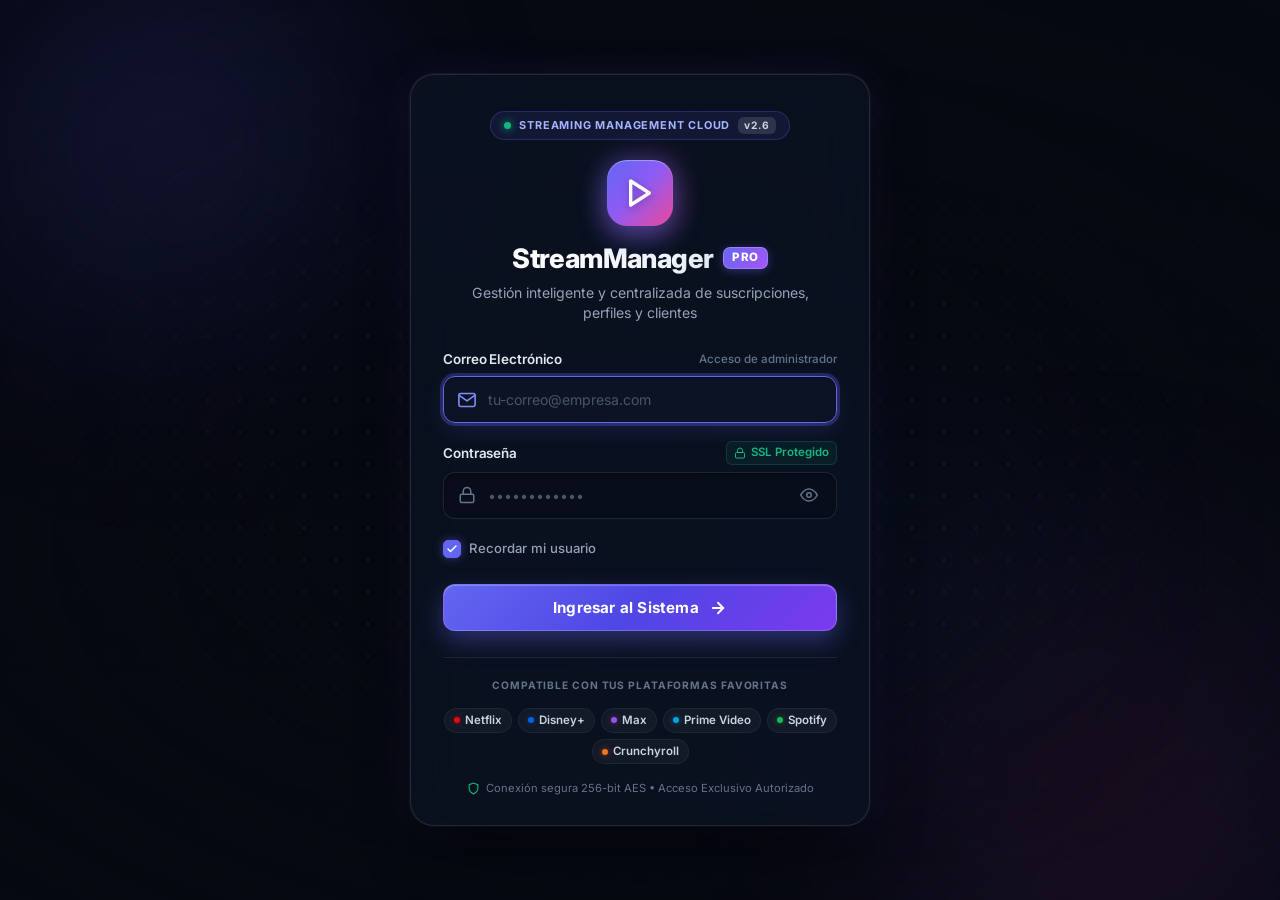
<file: index.html>
<!DOCTYPE html>
<html lang="es">
<head>
    <meta charset="UTF-8">
    <meta name="viewport" content="width=device-width, initial-scale=1.0, maximum-scale=1.0, user-scalable=no">
    <meta name="description" content="Sistema profesional e inteligente de administración de cuentas, perfiles y clientes de streaming.">
    
    <!-- PWA Meta Tags & Colors -->
    <meta name="color-scheme" content="dark light">
    <meta name="theme-color" content="#07090e">
    <meta name="mobile-web-app-capable" content="yes">
    <meta name="apple-mobile-web-app-capable" content="yes">
    <meta name="apple-mobile-web-app-status-bar-style" content="black-translucent">
    <meta name="apple-mobile-web-app-title" content="StreamPRO">
    <meta name="application-name" content="StreamManager Pro">
    <meta name="msapplication-TileColor" content="#07090e">
    <meta name="msapplication-TileImage" content="assets/icons/icon-144x144.png">

    <!-- PWA Web App Manifest -->
    <link rel="manifest" href="manifest.webmanifest">

    <!-- Favicons & App Icons -->
    <link rel="icon" type="image/svg+xml" href="assets/icons/favicon.svg">
    <link rel="icon" type="image/png" sizes="32x32" href="assets/icons/favicon.png">
    <link rel="icon" type="image/png" sizes="192x192" href="assets/icons/icon-192x192.png">
    <link rel="apple-touch-icon" sizes="180x180" href="assets/icons/apple-touch-icon.png">

    <title>StreamManager Pro — Enterprise SaaS Streaming Hub</title>

    <!-- Google Fonts: Inter, Plus Jakarta Sans & JetBrains Mono -->
    <link rel="preconnect" href="https://fonts.googleapis.com">
    <link rel="preconnect" href="https://fonts.gstatic.com" crossorigin>
    <link href="https://fonts.googleapis.com/css2?family=Inter:wght@400;500;600;700&family=Plus+Jakarta+Sans:wght@500;600;700;800&family=JetBrains+Mono:wght@500;600;700&display=swap" rel="stylesheet">

    <!-- CSS del Sistema -->
    <link rel="stylesheet" href="assets/css/style.css?v=3.2.0">
</head>
<body>

    <!-- =====================================================================
         1. VISTA DE LOGIN REDISEÑADA (PREMIUM SAAS STREAMING HUB)
         ===================================================================== -->
    <div id="view-login" class="login-view-wrapper">
        <!-- Fondos y Efectos de Luz Dinámica -->
        <div class="login-bg-decorations" aria-hidden="true">
            <div class="login-glow-orb orb-1"></div>
            <div class="login-glow-orb orb-2"></div>
            <div class="login-glow-orb orb-3"></div>
            <div class="login-grid-pattern"></div>
        </div>
        
        <div class="login-container">
            <div class="login-card animate-fade-in">
                <!-- Header con Insignia de Estado y Logo Iluminado -->
                <div class="login-header">
                    <div class="login-status-chip">
                        <span class="status-pulse-dot"></span>
                        <span class="chip-text">STREAMING MANAGEMENT CLOUD</span>
                        <span class="chip-version">v2.6</span>
                    </div>

                    <div class="brand-icon-box">
                        <div class="brand-icon-glow"></div>
                        <svg viewBox="0 0 24 24" fill="none" stroke="currentColor" stroke-width="2.5" stroke-linecap="round" stroke-linejoin="round">
                            <polygon points="5 3 19 12 5 21 5 3"></polygon>
                        </svg>
                    </div>

                    <h1 class="login-title">
                        StreamManager <span class="badge-pro">PRO</span>
                    </h1>
                    <p class="login-subtitle">Gestión inteligente y centralizada de suscripciones, perfiles y clientes</p>
                </div>

                <!-- Formulario de Inicio de Sesión -->
                <form id="login-form" class="login-form-content" autocomplete="on">
                    <!-- Campo Correo -->
                    <div class="login-field-group">
                        <div class="login-field-header">
                            <label for="login-email">Correo Electrónico</label>
                            <span class="field-hint">Acceso de administrador</span>
                        </div>
                        <div class="login-input-box">
                            <span class="input-icon-wrapper">
                                <svg viewBox="0 0 24 24" width="18" height="18" fill="none" stroke="currentColor" stroke-width="2" stroke-linecap="round" stroke-linejoin="round">
                                    <path d="M4 4h16c1.1 0 2 .9 2 2v12c0 1.1-.9 2-2 2H4c-1.1 0-2-.9-2-2V6c0-1.1.9-2 2-2z"/>
                                    <polyline points="22,6 12,13 2,6"/>
                                </svg>
                            </span>
                            <input 
                                type="email" 
                                id="login-email" 
                                name="email" 
                                placeholder="tu-correo@empresa.com" 
                                autocomplete="username" 
                                enterkeyhint="next"
                                required 
                                autofocus
                            >
                        </div>
                    </div>

                    <!-- Campo Contraseña -->
                    <div class="login-field-group">
                        <div class="login-field-header">
                            <label for="login-password">Contraseña</label>
                            <span class="security-indicator" title="Conexión encriptada SSL">
                                <svg viewBox="0 0 24 24" width="12" height="12" fill="none" stroke="currentColor" stroke-width="2">
                                    <rect x="3" y="11" width="18" height="11" rx="2" ry="2"/>
                                    <path d="M7 11V7a5 5 0 0 1 10 0v4"/>
                                </svg>
                                <span>SSL Protegido</span>
                            </span>
                        </div>
                        <div class="login-input-box">
                            <span class="input-icon-wrapper">
                                <svg viewBox="0 0 24 24" width="18" height="18" fill="none" stroke="currentColor" stroke-width="2" stroke-linecap="round" stroke-linejoin="round">
                                    <rect x="3" y="11" width="18" height="11" rx="2" ry="2"/>
                                    <path d="M7 11V7a5 5 0 0 1 10 0v4"/>
                                </svg>
                            </span>
                            <input 
                                type="password" 
                                id="login-password" 
                                name="password" 
                                placeholder="••••••••••••" 
                                autocomplete="current-password" 
                                enterkeyhint="done"
                                required
                            >
                            <button type="button" id="btn-toggle-password" class="btn-toggle-eye" title="Mostrar u ocultar contraseña" aria-label="Mostrar u ocultar contraseña">
                                <svg viewBox="0 0 24 24" width="18" height="18" fill="none" stroke="currentColor" stroke-width="2">
                                    <path d="M1 12s4-8 11-8 11 8 11 8-4 8-11 8-11-8-11-8z"/>
                                    <circle cx="12" cy="12" r="3"/>
                                </svg>
                            </button>
                        </div>
                    </div>

                    <!-- Opciones adicionales: Recordar sesión -->
                    <div class="login-options-row">
                        <label class="remember-checkbox-label">
                            <input type="checkbox" id="login-remember" checked>
                            <span class="custom-check-box">
                                <svg viewBox="0 0 24 24" width="12" height="12" fill="none" stroke="currentColor" stroke-width="3" stroke-linecap="round" stroke-linejoin="round">
                                    <polyline points="20 6 9 17 4 12"/>
                                </svg>
                            </span>
                            <span class="checkbox-text">Recordar mi usuario</span>
                        </label>
                    </div>

                    <!-- Botón de Envío -->
                    <button type="submit" id="btn-login-submit" class="btn-login-submit">
                        <span class="btn-text">Ingresar al Sistema</span>
                        <svg class="btn-arrow-icon" viewBox="0 0 24 24" width="18" height="18" fill="none" stroke="currentColor" stroke-width="2.5" stroke-linecap="round" stroke-linejoin="round">
                            <line x1="5" y1="12" x2="19" y2="12"></line>
                            <polyline points="12 5 19 12 12 19"></polyline>
                        </svg>
                    </button>
                </form>

                <!-- Pie de Seguridad y Plataformas Compatibles -->
                <div class="login-footer-trust">
                    <div class="trust-divider">
                        <span>COMPATIBLE CON TUS PLATAFORMAS FAVORITAS</span>
                    </div>

                    <div class="platforms-ticker">
                        <div class="platform-mini-tag netflix"><span class="brand-dot"></span>Netflix</div>
                        <div class="platform-mini-tag disney"><span class="brand-dot"></span>Disney+</div>
                        <div class="platform-mini-tag max"><span class="brand-dot"></span>Max</div>
                        <div class="platform-mini-tag prime"><span class="brand-dot"></span>Prime Video</div>
                        <div class="platform-mini-tag spotify"><span class="brand-dot"></span>Spotify</div>
                        <div class="platform-mini-tag crunchy"><span class="brand-dot"></span>Crunchyroll</div>
                    </div>

                    <div class="security-footer-note">
                        <svg viewBox="0 0 24 24" width="13" height="13" fill="none" stroke="currentColor" stroke-width="2">
                            <path d="M12 22s8-4 8-10V5l-8-3-8 3v7c0 6 8 10 8 10z"/>
                        </svg>
                        <span>Conexión segura 256-bit AES • Acceso Exclusivo Autorizado</span>
                    </div>
                </div>
            </div>
        </div>
    </div>


    <!-- =====================================================================
         2. APLICACIÓN PRINCIPAL (PANEL RESPONSIVE)
         ===================================================================== -->
    <div id="view-app" class="app-layout hidden">

        <!-- Sidebar Desktop (Enterprise SaaS Navigation) -->
        <aside class="app-sidebar">
            <div class="sidebar-header">
                <div class="sidebar-brand-icon">
                    <svg viewBox="0 0 24 24" width="20" height="20" fill="none" stroke="currentColor" stroke-width="2.5"><polygon points="5 3 19 12 5 21 5 3"></polygon></svg>
                </div>
                <div class="sidebar-brand-group">
                    <div class="sidebar-brand-name">Stream<span>PRO</span></div>
                    <span class="sidebar-brand-tag">ENTERPRISE CLOUD</span>
                </div>
            </div>

            <nav class="sidebar-nav">
                <div class="sidebar-nav-section">RESUMEN</div>
                <a href="#" class="nav-item active" data-view="dashboard">
                    <svg viewBox="0 0 24 24" fill="none" stroke="currentColor" stroke-width="2"><rect x="3" y="3" width="7" height="7" rx="1.5"/><rect x="14" y="3" width="7" height="7" rx="1.5"/><rect x="14" y="14" width="7" height="7" rx="1.5"/><rect x="3" y="14" width="7" height="7" rx="1.5"/></svg>
                    <span>Dashboard</span>
                </a>

                <div class="sidebar-nav-section">OPERACIONES</div>
                <a href="#" class="nav-item" data-view="cuentas">
                    <svg viewBox="0 0 24 24" fill="none" stroke="currentColor" stroke-width="2"><rect x="2" y="7" width="20" height="15" rx="2" ry="2"/><polyline points="17 2 12 7 7 2"/></svg>
                    <span>Cuentas</span>
                </a>
                <a href="#" class="nav-item" data-view="perfiles">
                    <svg viewBox="0 0 24 24" fill="none" stroke="currentColor" stroke-width="2"><rect x="2" y="3" width="20" height="14" rx="2" ry="2"/><line x1="8" y1="21" x2="16" y2="21"/><line x1="12" y1="17" x2="12" y2="21"/></svg>
                    <span>Perfiles / Pantallas</span>
                </a>
                <a href="#" class="nav-item" data-view="clientes">
                    <svg viewBox="0 0 24 24" fill="none" stroke="currentColor" stroke-width="2"><path d="M17 21v-2a4 4 0 0 0-4-4H5a4 4 0 0 0-4 4v2"></path><circle cx="9" cy="7" r="4"></circle><path d="M23 21v-2a4 4 0 0 0-3-3.87"></path><path d="M16 3.13a4 4 0 0 1 0 7.75"></path></svg>
                    <span>Clientes</span>
                </a>
                <a href="#" class="nav-item" data-view="plataformas">
                    <svg viewBox="0 0 24 24" fill="none" stroke="currentColor" stroke-width="2"><rect x="2" y="2" width="20" height="8" rx="2" ry="2"/><rect x="2" y="14" width="20" height="8" rx="2" ry="2"/><line x1="6" y1="6" x2="6.01" y2="6"/><line x1="6" y1="18" x2="6.01" y2="18"/></svg>
                    <span>Plataformas</span>
                </a>
                <a href="#" class="nav-item" data-view="alertas">
                    <svg viewBox="0 0 24 24" fill="none" stroke="currentColor" stroke-width="2"><path d="M18 8A6 6 0 0 0 6 8c0 7-3 9-3 9h18s-3-2-3-9"></path><path d="M13.73 21a2 2 0 0 1-3.46 0"></path></svg>
                    <span>Vencimientos</span>
                    <span class="nav-badge alert-badge-count" style="display:none;">0</span>
                </a>

                <div class="sidebar-nav-section">SISTEMA</div>
                <a href="#" class="nav-item" data-view="configuracion">
                    <svg viewBox="0 0 24 24" fill="none" stroke="currentColor" stroke-width="2">
                        <circle cx="12" cy="12" r="3"></circle>
                        <path d="M19.4 15a1.65 1.65 0 0 0 .33 1.82l.06.06a2 2 0 0 1 0 2.83 2 2 0 0 1-2.83 0l-.06-.06a1.65 1.65 0 0 0-1.82-.33 1.65 1.65 0 0 0-1 1.51V21a2 2 0 0 1-2 2 2 2 0 0 1-2-2v-.09A1.65 1.65 0 0 0 9 19.4a1.65 1.65 0 0 0-1.82.33l-.06.06a2 2 0 0 1-2.83 0 2 2 0 0 1 0-2.83l.06-.06a1.65 1.65 0 0 0 .33-1.82 1.65 1.65 0 0 0-1.51-1H3a2 2 0 0 1-2-2 2 2 0 0 1 2-2h.09A1.65 1.65 0 0 0 4.6 9a1.65 1.65 0 0 0-.33-1.82l-.06-.06a2 2 0 0 1 0-2.83 2 2 0 0 1 2.83 0l.06.06a1.65 1.65 0 0 0 1.82.33H9a1.65 1.65 0 0 0 1-1.51V3a2 2 0 0 1 2-2 2 2 0 0 1 2 2v.09a1.65 1.65 0 0 0 1 1.51 1.65 1.65 0 0 0 1.82-.33l.06-.06a2 2 0 0 1 2.83 0 2 2 0 0 1 0 2.83l-.06.06a1.65 1.65 0 0 0-.33 1.82V9a1.65 1.65 0 0 0 1.51 1H21a2 2 0 0 1 2 2 2 2 0 0 1-2 2h-.09a1.65 1.65 0 0 0-1.51 1z"></path>
                    </svg>
                    <span>Configuración</span>
                </a>
            </nav>

            <!-- Instalador PWA en Sidebar -->
            <div class="sidebar-install-card pwa-install-trigger" style="display:none;">
                <div class="sidebar-install-header">
                    <div class="sidebar-install-icon">
                        <svg viewBox="0 0 24 24" width="16" height="16" fill="none" stroke="currentColor" stroke-width="2.5"><path d="M21 15v4a2 2 0 0 1-2 2H5a2 2 0 0 1-2-2v-4"/><polyline points="7 10 12 15 17 10"/><line x1="12" y1="15" x2="12" y2="3"/></svg>
                    </div>
                    <div>
                        <div class="sidebar-install-title">StreamPRO App</div>
                        <div class="sidebar-install-desc">Acceso directo nativo</div>
                    </div>
                </div>
                <button type="button" class="btn-sidebar-install btn-pwa-install">
                    <svg viewBox="0 0 24 24" width="14" height="14" fill="none" stroke="currentColor" stroke-width="2.5"><line x1="12" y1="5" x2="12" y2="19"></line><polyline points="19 12 12 19 5 12"></polyline></svg>
                    <span>Instalar Aplicación</span>
                </button>
            </div>

            <div class="sidebar-footer">
                <div class="user-snippet">
                    <div class="user-avatar-wrapper">
                        <div class="user-avatar">A</div>
                        <span class="user-online-dot" title="Sesión activa"></span>
                    </div>
                    <div class="user-info">
                        <div class="name current-user-name truncate">Admin</div>
                        <div class="role current-user-email truncate">admin@stream.app</div>
                        <div class="current-user-role truncate">Super Administrador</div>
                    </div>
                </div>
                <button class="btn-icon-logout btn-logout" title="Cerrar Sesión">
                    <svg viewBox="0 0 24 24" width="18" height="18" fill="none" stroke="currentColor" stroke-width="2"><path d="M9 21H5a2 2 0 0 1-2-2V5a2 2 0 0 1 2-2h4"></path><polyline points="16 17 21 12 16 7"></polyline><line x1="21" y1="12" x2="9" y2="12"></line></svg>
                </button>
            </div>
        </aside>

        <!-- Main Content Area -->
        <main class="app-main">
            <!-- Top Sticky Navbar -->
            <header class="top-navbar">
                <div class="top-left">
                    <div class="mobile-app-brand">
                        <div class="mobile-brand-icon">
                            <svg viewBox="0 0 24 24" width="18" height="18" fill="none" stroke="currentColor" stroke-width="2.5"><polygon points="5 3 19 12 5 21 5 3"></polygon></svg>
                        </div>
                        <div class="mobile-brand-name">Stream<span>PRO</span></div>
                    </div>
                    <div class="page-title-box">
                        <div class="page-title-row">
                            <span class="page-breadcrumb">Workspace</span>
                            <span class="page-breadcrumb-sep">/</span>
                            <h2 id="top-page-title">Resumen General</h2>
                        </div>
                        <div class="page-subtitle-row">
                            <span class="system-live-dot"></span>
                            <p id="top-page-subtitle">StreamManager Cloud v2.7.0</p>
                        </div>
                    </div>
                </div>

                <div class="top-actions">
                    <!-- Conmutador de Tema (Oscuro / Claro SaaS) -->
                    <button type="button" class="btn-theme-toggle" id="btn-theme-toggle" title="Cambiar apariencia (Modo Oscuro / Claro)" aria-label="Cambiar tema">
                        <svg class="icon-sun" viewBox="0 0 24 24" width="16" height="16" fill="none" stroke="currentColor" stroke-width="2"><circle cx="12" cy="12" r="5"/><line x1="12" y1="1" x2="12" y2="3"/><line x1="12" y1="21" x2="12" y2="23"/><line x1="4.22" y1="4.22" x2="5.64" y2="5.64"/><line x1="18.36" y1="18.36" x2="19.78" y2="19.78"/><line x1="1" y1="12" x2="3" y2="12"/><line x1="21" y1="12" x2="23" y2="12"/><line x1="4.22" y1="19.78" x2="5.64" y2="18.36"/><line x1="18.36" y1="5.64" x2="19.78" y2="4.22"/></svg>
                        <svg class="icon-moon" viewBox="0 0 24 24" width="16" height="16" fill="none" stroke="currentColor" stroke-width="2"><path d="M21 12.79A9 9 0 1 1 11.21 3 7 7 0 0 0 21 12.79z"/></svg>
                    </button>

                    <!-- Botón Instalar App PWA -->
                    <button type="button" class="btn-nav-install pwa-install-trigger btn-pwa-install" style="display:none;" title="Instalar Aplicación en este Dispositivo">
                        <svg viewBox="0 0 24 24" width="15" height="15" fill="none" stroke="currentColor" stroke-width="2.2"><path d="M21 15v4a2 2 0 0 1-2 2H5a2 2 0 0 1-2-2v-4"/><polyline points="7 10 12 15 17 10"/><line x1="12" y1="15" x2="12" y2="3"/></svg>
                        <span>Instalar App</span>
                    </button>
                    <button class="btn-action-secondary" id="btn-new-client">
                        <svg viewBox="0 0 24 24" width="15" height="15" fill="none" stroke="currentColor" stroke-width="2.2"><path d="M16 21v-2a4 4 0 0 0-4-4H5a4 4 0 0 0-4 4v2"/><circle cx="8.5" cy="7" r="4"/><line x1="20" y1="8" x2="20" y2="14"/><line x1="23" y1="11" x2="17" y2="11"/></svg>
                        <span>+ Cliente</span>
                    </button>
                    <button class="btn-action-primary" id="btn-new-account">
                        <svg viewBox="0 0 24 24" width="15" height="15" fill="none" stroke="currentColor" stroke-width="2.5"><line x1="12" y1="5" x2="12" y2="19"></line><line x1="5" y1="12" x2="19" y2="12"></line></svg>
                        <span>+ Nueva Cuenta</span>
                    </button>
                    <button class="btn-icon-logout btn-logout mobile-logout" title="Cerrar Sesión" style="display:none;">
                        <svg viewBox="0 0 24 24" width="18" height="18" fill="none" stroke="currentColor" stroke-width="2"><path d="M9 21H5a2 2 0 0 1-2-2V5a2 2 0 0 1 2-2h4"></path><polyline points="16 17 21 12 16 7"></polyline><line x1="21" y1="12" x2="9" y2="12"></line></svg>
                    </button>
                </div>
            </header>

            <div class="view-container">

                <!-- Buscador y Filtros Globales de Barra -->
                <div class="toolbar-bar">
                    <div class="search-input-wrapper">
                        <svg viewBox="0 0 24 24" width="16" height="16" fill="none" stroke="currentColor" stroke-width="2"><circle cx="11" cy="11" r="8"></circle><line x1="21" y1="21" x2="16.65" y2="16.65"></line></svg>
                        <input type="search" id="global-search" name="global_search_filter" autocomplete="off" spellcheck="false" placeholder="Buscar por correo, cliente, perfil, PIN o WhatsApp...">
                        <kbd class="search-kbd" title="Presiona / para buscar">/</kbd>
                    </div>
                    <div class="filter-group">
                        <select id="filter-status" class="filter-select">
                            <option value="todas">Todos los Estados</option>
                            <option value="activa">Activas / Ocupadas</option>
                            <option value="por_vencer">⚠️ Por Vencer (≤3 días)</option>
                            <option value="vencida">❌ Vencidas</option>
                            <option value="disponible">✨ Disponibles (Perfiles)</option>
                            <option value="archivado">📦 Archivados</option>
                        </select>
                    </div>
                </div>

                <!-- Barra de Filtros por Plataforma (Deslizable) -->
                <div id="platform-filters" class="platform-filter-bar">
                    <!-- Se renderiza dinámicamente con JS -->
                </div>


                <!-- ==============================================================
                     SECCIÓN: 1. DASHBOARD
                     ============================================================== -->
                <section id="view-dashboard" class="view-section">
                    <!-- 4 Tarjetas de Estadísticas Principales (Bento KPI Grid) -->
                    <div class="stats-grid">
                        <!-- Stat: Cuentas -->
                        <div class="stat-card">
                            <div class="stat-card-top">
                                <div class="stat-card-icon blue">
                                    <svg viewBox="0 0 24 24" width="20" height="20" fill="none" stroke="currentColor" stroke-width="2"><rect x="2" y="7" width="20" height="15" rx="2" ry="2"/><polyline points="17 2 12 7 7 2"/></svg>
                                </div>
                                <span class="stat-card-tag tag-blue">Suscripciones</span>
                            </div>
                            <div class="stat-val" id="dash-cuentas-total">0</div>
                            <div class="stat-label" id="dash-cuentas-sub">0 activas</div>
                        </div>

                        <!-- Stat: Perfiles / Pantallas -->
                        <div class="stat-card">
                            <div class="stat-card-top">
                                <div class="stat-card-icon purple">
                                    <svg viewBox="0 0 24 24" width="20" height="20" fill="none" stroke="currentColor" stroke-width="2"><rect x="2" y="3" width="20" height="14" rx="2" ry="2"/><line x1="8" y1="21" x2="16" y2="21"/><line x1="12" y1="17" x2="12" y2="21"/></svg>
                                </div>
                                <span class="stat-card-tag tag-purple">Ocupación</span>
                            </div>
                            <div class="stat-val" id="dash-perfiles-total">0 / 0</div>
                            <div class="stat-label" id="dash-perfiles-sub">0 libres para venta</div>
                            <div class="stat-progress">
                                <div id="dash-perfiles-bar" class="stat-progress-bar" style="width: 0%;"></div>
                            </div>
                        </div>

                        <!-- Stat: Finanzas Estimadas -->
                        <div class="stat-card">
                            <div class="stat-card-top">
                                <div class="stat-card-icon green">
                                    <svg viewBox="0 0 24 24" width="20" height="20" fill="none" stroke="currentColor" stroke-width="2"><line x1="12" y1="1" x2="12" y2="23"/><path d="M17 5H9.5a3.5 3.5 0 0 0 0 7h5a3.5 3.5 0 0 1 0 7H6"/></svg>
                                </div>
                                <span class="stat-card-tag tag-green">Rentabilidad</span>
                            </div>
                            <div class="stat-val" id="dash-ganancia-total">S/ 0.00</div>
                            <div class="stat-label" id="dash-finanzas-sub">Ingresos estimados</div>
                        </div>

                        <!-- Stat: Alertas -->
                        <div class="stat-card">
                            <div class="stat-card-top">
                                <div class="stat-card-icon amber">
                                    <svg viewBox="0 0 24 24" width="20" height="20" fill="none" stroke="currentColor" stroke-width="2"><path d="M10.29 3.86L1.82 18a2 2 0 0 0 1.71 3h16.94a2 2 0 0 0 1.71-3L13.71 3.86a2 2 0 0 0-3.42 0z"/><line x1="12" y1="9" x2="12" y2="13"/><line x1="12" y1="17" x2="12.01" y2="17"/></svg>
                                </div>
                                <span class="stat-card-tag tag-amber">Atención</span>
                            </div>
                            <div class="stat-val" id="dash-alertas-total">0</div>
                            <div class="stat-label">Cuentas y perfiles próximos</div>
                        </div>
                    </div>

                    <!-- Distribución por Plataformas de Streaming -->
                    <div class="section-header-bar">
                        <div class="section-header-left">
                            <span class="section-header-dot"></span>
                            <h3>Distribución por Servicio de Streaming</h3>
                        </div>
                        <button class="btn-action-secondary btn-sm" onclick="App.switchView('plataformas')">
                            <svg viewBox="0 0 24 24" width="14" height="14" fill="none" stroke="currentColor" stroke-width="2"><circle cx="12" cy="12" r="3"/><path d="M19.4 15a1.65 1.65 0 0 0 .33 1.82l.06.06a2 2 0 0 1 0 2.83 2 2 0 0 1-2.83 0l-.06-.06a1.65 1.65 0 0 0-1.82-.33 1.65 1.65 0 0 0-1 1.51V21a2 2 0 0 1-2 2 2 2 0 0 1-2-2v-.09A1.65 1.65 0 0 0 9 19.4a1.65 1.65 0 0 0-1.82.33l-.06.06a2 2 0 0 1-2.83 0 2 2 0 0 1 0-2.83l.06-.06a1.65 1.65 0 0 0 .33-1.82 1.65 1.65 0 0 0-1.51-1H3a2 2 0 0 1-2-2 2 2 0 0 1 2-2h.09A1.65 1.65 0 0 0 4.6 9a1.65 1.65 0 0 0-.33-1.82l-.06-.06a2 2 0 0 1 0-2.83 2 2 0 0 1 2.83 0l.06.06a1.65 1.65 0 0 0 1.82.33H9a1.65 1.65 0 0 0 1-1.51V3a2 2 0 0 1 2-2 2 2 0 0 1 2 2v.09a1.65 1.65 0 0 0 1 1.51 1.65 1.65 0 0 0 1.82-.33l.06-.06a2 2 0 0 1 2.83 0 2 2 0 0 1 0 2.83l-.06.06a1.65 1.65 0 0 0-.33 1.82V9a1.65 1.65 0 0 0 1.51 1H21a2 2 0 0 1 2 2 2 2 0 0 1-2 2h-.09a1.65 1.65 0 0 0-1.51 1z"/></svg>
                            <span>Administrar Plataformas</span>
                        </button>
                    </div>
                    <div id="dash-plataformas-grid" class="stats-grid platforms-bento-grid">
                        <!-- Tarjetas por plataforma se renderizan aquí -->
                    </div>

                    <!-- Alertas Urgentes -->
                    <div class="section-header-bar" style="margin-top: 32px;">
                        <div class="section-header-left">
                            <span class="section-header-dot warning"></span>
                            <h3>Vencimientos Prioritarios (≤ 4 días)</h3>
                        </div>
                        <a href="#" class="section-link-more" onclick="App.switchView('alertas')">
                            <span>Ver todas las alertas</span>
                            <svg viewBox="0 0 24 24" width="14" height="14" fill="none" stroke="currentColor" stroke-width="2.5"><line x1="5" y1="12" x2="19" y2="12"/><polyline points="12 5 19 12 12 19"/></svg>
                        </a>
                    </div>
                    <div id="dash-urgent-alerts" class="alerts-list">
                        <!-- Alertas urgentes aquí -->
                    </div>
                </section>


                <!-- ==============================================================
                     SECCIÓN: 2. CUENTAS DE STREAMING
                     ============================================================== -->
                <section id="view-cuentas" class="view-section hidden">
                    <div id="cuentas-list-container" class="accounts-grid">
                        <!-- Tarjetas de cuentas renderizadas dinámicamente -->
                    </div>
                </section>


                <!-- ==============================================================
                     SECCIÓN: 3. PERFILES / PANTALLAS
                     ============================================================== -->
                <section id="view-perfiles" class="view-section hidden">
                    <div class="table-card">
                        <div class="table-responsive">
                            <table class="modern-table">
                                <thead>
                                    <tr>
                                        <th class="th-checkbox" style="width: 44px; text-align: center;">
                                            <label class="custom-chk-table" title="Seleccionar todos los perfiles">
                                                <input type="checkbox" id="check-all-perfiles">
                                                <span class="chk-box"></span>
                                            </label>
                                        </th>
                                        <th>Perfil / Plataforma</th>
                                        <th>Cuenta Maestra / PIN</th>
                                        <th>Cliente Asignado</th>
                                        <th>Precio / Vence</th>
                                        <th>Estado</th>
                                        <th>Acciones Rápidas</th>
                                    </tr>
                                </thead>
                                <tbody id="perfiles-table-body">
                                    <!-- Filas de perfiles -->
                                </tbody>
                            </table>
                        </div>
                    </div>

                    <!-- Barra Flotante de Acciones Masivas -->
                    <div id="perfiles-bulk-bar" class="bulk-actions-bar hidden animate-slide-up">
                        <div class="bulk-bar-info">
                            <span class="bulk-badge-count" id="bulk-selected-count">0</span>
                            <span class="bulk-text-label">seleccionados</span>
                        </div>
                        <div class="bulk-bar-actions">
                            <button type="button" class="btn-bulk-act btn-bulk-edit" id="btn-bulk-edit" title="Editar campos en lote">
                                <svg viewBox="0 0 24 24" width="15" height="15" fill="none" stroke="currentColor" stroke-width="2"><path d="M11 4H4a2 2 0 0 0-2 2v14a2 2 0 0 0 2 2h14a2 2 0 0 0 2-2v-7"/><path d="M18.5 2.5a2.121 2.121 0 0 1 3 3L12 15l-4 1 1-4 9.5-9.5z"/></svg>
                                <span>Editar</span>
                            </button>
                            <button type="button" class="btn-bulk-act btn-bulk-archive" id="btn-bulk-archive" title="Archivar o desarchivar seleccionados">
                                <svg viewBox="0 0 24 24" width="15" height="15" fill="none" stroke="currentColor" stroke-width="2"><polyline points="21 8 21 21 3 21 3 8"/><rect x="1" y="3" width="22" height="5"/><line x1="10" y1="12" x2="14" y2="12"/></svg>
                                <span id="bulk-archive-text">Archivar</span>
                            </button>
                            <button type="button" class="btn-bulk-act btn-bulk-delete" id="btn-bulk-delete" title="Eliminar seleccionados permanentemente">
                                <svg viewBox="0 0 24 24" width="15" height="15" fill="none" stroke="currentColor" stroke-width="2"><polyline points="3 6 5 6 21 6"/><path d="M19 6v14a2 2 0 0 1-2 2H7a2 2 0 0 1-2-2V6m3 0V4a2 2 0 0 1 2-2h4a2 2 0 0 1 2 2v2"/><line x1="10" y1="11" x2="10" y2="17"/><line x1="14" y1="11" x2="14" y2="17"/></svg>
                                <span>Eliminar</span>
                            </button>
                            <button type="button" class="btn-bulk-close" id="btn-bulk-deselect" title="Cancelar selección">
                                <svg viewBox="0 0 24 24" width="15" height="15" fill="none" stroke="currentColor" stroke-width="2.5"><line x1="18" y1="6" x2="6" y2="18"/><line x1="6" y1="6" x2="18" y2="18"/></svg>
                            </button>
                        </div>
                    </div>
                </section>


                <!-- ==============================================================
                     SECCIÓN: 4. CLIENTES
                     ============================================================== -->
                <section id="view-clientes" class="view-section hidden">
                    <div id="clientes-grid" class="clients-grid">
                        <!-- Tarjetas de clientes -->
                    </div>
                </section>


                <!-- ==============================================================
                     SECCIÓN: 5. VENCIMIENTOS Y ALERTAS
                     ============================================================== -->
                <section id="view-alertas" class="view-section hidden">
                    <div id="alertas-full-list" class="alerts-list">
                        <!-- Lista completa de alertas -->
                    </div>
                </section>


                <!-- ==============================================================
                     SECCIÓN: 6. GESTIÓN DE PLATAFORMAS (CREAR / EDITAR / ELIMINAR)
                     ============================================================== -->
                <section id="view-plataformas" class="view-section hidden">
                    <div class="config-hero-banner">
                        <div class="config-hero-text">
                            <span class="config-hero-kicker">CATÁLOGO DE SERVICIOS</span>
                            <h3 class="config-main-title">Plataformas de Streaming</h3>
                            <p class="config-main-subtitle">Personaliza tus servicios activos: colores corporativos, cupo de pantallas por cuenta y precios sugeridos.</p>
                        </div>
                        <button class="btn-action-primary" id="btn-new-platform">
                            <svg viewBox="0 0 24 24" width="16" height="16" fill="none" stroke="currentColor" stroke-width="2.5"><line x1="12" y1="5" x2="12" y2="19"></line><line x1="5" y1="12" x2="19" y2="12"></line></svg>
                            <span>+ Nueva Plataforma</span>
                        </button>
                    </div>

                    <div id="plataformas-catalog-grid" class="accounts-grid" style="grid-template-columns: repeat(auto-fill, minmax(290px, 1fr));">
                        <!-- Tarjetas de plataformas se renderizan con JS -->
                    </div>
                </section>

                <!-- ==============================================================
                     SECCIÓN: 7. CONFIGURACIÓN, USUARIOS, ROLES Y ACTUALIZADOR OTA
                     ============================================================== -->
                <section id="view-configuracion" class="view-section hidden">
                    <!-- Cabecera SaaS Enterprise de Configuración -->
                    <div class="config-hero-banner">
                        <div class="config-hero-text">
                            <span class="config-hero-kicker">ADMINISTRACIÓN Y SEGURIDAD</span>
                            <h3 class="config-main-title">Centro de Configuración y Control</h3>
                            <p class="config-main-subtitle">Administra usuarios del equipo, define roles con permisos granulares y actualiza el sistema en línea vía GitHub.</p>
                        </div>
                        <div class="config-hero-metrics">
                            <div class="config-metric-pill">
                                <span class="metric-label">Control de Acceso</span>
                                <strong class="metric-val">RBAC Activo</strong>
                            </div>
                            <div class="config-metric-pill">
                                <span class="metric-label">Motor OTA</span>
                                <strong class="metric-val text-emerald">GitHub Sync</strong>
                            </div>
                        </div>
                    </div>

                    <!-- Pestañas de Navegación de Configuración (Segmented Control) -->
                    <div class="config-tabs-wrapper">
                        <div class="config-tabs-nav" role="tablist">
                            <button type="button" class="config-tab-btn active" data-tab="usuarios">
                                <svg viewBox="0 0 24 24" width="16" height="16" fill="none" stroke="currentColor" stroke-width="2"><path d="M17 21v-2a4 4 0 0 0-4-4H5a4 4 0 0 0-4 4v2"></path><circle cx="9" cy="7" r="4"></circle><path d="M23 21v-2a4 4 0 0 0-3-3.87"></path><path d="M16 3.13a4 4 0 0 1 0 7.75"></path></svg>
                                <span>Usuarios</span>
                                <span class="tab-counter-pill" id="count-users-tab">0</span>
                            </button>
                            <button type="button" class="config-tab-btn" data-tab="roles">
                                <svg viewBox="0 0 24 24" width="16" height="16" fill="none" stroke="currentColor" stroke-width="2"><path d="M12 22s8-4 8-10V5l-8-3-8 3v7c0 6 8 10 8 10z"/></svg>
                                <span>Roles y Permisos</span>
                                <span class="tab-counter-pill" id="count-roles-tab">0</span>
                            </button>
                            <button type="button" class="config-tab-btn" data-tab="ajustes">
                                <svg viewBox="0 0 24 24" width="16" height="16" fill="none" stroke="currentColor" stroke-width="2"><circle cx="12" cy="12" r="3"></circle><path d="M19.4 15a1.65 1.65 0 0 0 .33 1.82l.06.06a2 2 0 0 1 0 2.83 2 2 0 0 1-2.83 0l-.06-.06a1.65 1.65 0 0 0-1.82-.33 1.65 1.65 0 0 0-1 1.51V21a2 2 0 0 1-2 2 2 2 0 0 1-2-2v-.09A1.65 1.65 0 0 0 9 19.4a1.65 1.65 0 0 0-1.82.33l-.06.06a2 2 0 0 1-2.83 0 2 2 0 0 1 0-2.83l.06-.06a1.65 1.65 0 0 0 .33-1.82 1.65 1.65 0 0 0-1.51-1H3a2 2 0 0 1-2-2 2 2 0 0 1 2-2h.09A1.65 1.65 0 0 0 4.6 9a1.65 1.65 0 0 0-.33-1.82l-.06-.06a2 2 0 0 1 0-2.83 2 2 0 0 1 2.83 0l.06.06a1.65 1.65 0 0 0 1.82.33H9a1.65 1.65 0 0 0 1-1.51V3a2 2 0 0 1 2-2 2 2 0 0 1 2 2v.09a1.65 1.65 0 0 0 1 1.51 1.65 1.65 0 0 0 1.82-.33l.06-.06a2 2 0 0 1 2.83 0 2 2 0 0 1 0 2.83l-.06.06a1.65 1.65 0 0 0-.33 1.82V9a1.65 1.65 0 0 0 1.51 1H21a2 2 0 0 1 2 2 2 2 0 0 1-2 2h-.09a1.65 1.65 0 0 0-1.51 1z"></path></svg>
                                <span>Ajustes Generales</span>
                            </button>
                            <button type="button" class="config-tab-btn" data-tab="actualizaciones">
                                <svg viewBox="0 0 24 24" width="16" height="16" fill="none" stroke="currentColor" stroke-width="2"><path d="M21.5 2v6h-6M21.34 15.57a10 10 0 1 1-.57-8.38l5.67-5.67"/></svg>
                                <span>Actualizador GitHub OTA</span>
                                <span class="tab-badge-pulse" title="Sincronización Git disponible"></span>
                            </button>
                        </div>
                    </div>

                    <!-- Panel 1: Usuarios -->
                    <div id="config-panel-usuarios" class="config-tab-panel active">
                        <div class="panel-action-bar">
                            <div class="search-input-wrapper config-search-box">
                                <svg viewBox="0 0 24 24" width="16" height="16" fill="none" stroke="currentColor" stroke-width="2"><circle cx="11" cy="11" r="8"></circle><line x1="21" y1="21" x2="16.65" y2="16.65"></line></svg>
                                <!-- Campos señuelo ocultos para evitar que el gestor de contraseñas del navegador autorrellene el buscador -->
                                <input type="text" name="prevent_autofill_user" autocomplete="username" tabindex="-1" aria-hidden="true" style="position:absolute; opacity:0; pointer-events:none; width:0; height:0;">
                                <input type="password" name="prevent_autofill_pass" autocomplete="current-password" tabindex="-1" aria-hidden="true" style="position:absolute; opacity:0; pointer-events:none; width:0; height:0;">
                                <input type="search" id="search-users-input" name="user_directory_filter_query" autocomplete="off" spellcheck="false" placeholder="Filtrar usuarios por nombre, correo o rol...">
                            </div>
                            <button type="button" class="btn-action-primary" id="btn-new-user">
                                <svg viewBox="0 0 24 24" width="16" height="16" fill="none" stroke="currentColor" stroke-width="2.5"><line x1="12" y1="5" x2="12" y2="19"></line><line x1="5" y1="12" x2="19" y2="12"></line></svg>
                                <span>+ Nuevo Usuario</span>
                            </button>
                        </div>
                        <div id="users-cards-grid" class="users-grid">
                            <!-- Tarjetas de usuarios dinámicas -->
                        </div>
                    </div>

                    <!-- Panel 2: Roles y Permisos -->
                    <div id="config-panel-roles" class="config-tab-panel hidden">
                        <div class="panel-action-bar">
                            <p class="panel-desc">Define qué puede ver, crear, editar y eliminar cada miembro de tu equipo según su cargo.</p>
                            <button type="button" class="btn-action-primary" id="btn-new-role">
                                <svg viewBox="0 0 24 24" width="16" height="16" fill="none" stroke="currentColor" stroke-width="2.5"><line x1="12" y1="5" x2="12" y2="19"></line><line x1="5" y1="12" x2="19" y2="12"></line></svg>
                                <span>+ Nuevo Rol</span>
                            </button>
                        </div>
                        <div id="roles-cards-grid" class="roles-grid">
                            <!-- Tarjetas de roles dinámicas -->
                        </div>
                    </div>

                    <!-- Panel 3: Ajustes Generales -->
                    <div id="config-panel-ajustes" class="config-tab-panel hidden">
                        <form id="form-system-settings" class="settings-form-card">
                            <div class="settings-form-grid">
                                <div class="form-group">
                                    <label>Nombre de la Empresa o Negocio</label>
                                    <div class="input-box">
                                        <input type="text" id="cfg-empresa-nombre" placeholder="StreamManager Pro" required>
                                    </div>
                                </div>
                                <div class="form-group">
                                    <label>Teléfono de Soporte WhatsApp</label>
                                    <div class="input-box">
                                        <input type="text" id="cfg-empresa-telefono" placeholder="+51 987 654 321">
                                    </div>
                                </div>
                                <div class="form-group">
                                    <label>Moneda del Sistema</label>
                                    <div class="input-box">
                                        <select id="cfg-empresa-moneda">
                                            <option value="USD">Dólares Estadounidenses (USD)</option>
                                            <option value="PEN">Soles Peruanos (PEN)</option>
                                            <option value="EUR">Euros (EUR)</option>
                                            <option value="COP">Pesos Colombianos (COP)</option>
                                            <option value="MXN">Pesos Mexicanos (MXN)</option>
                                            <option value="ARS">Pesos Argentinos (ARS)</option>
                                            <option value="CLP">Pesos Chilenos (CLP)</option>
                                        </select>
                                    </div>
                                </div>
                                <div class="form-group">
                                    <label>Símbolo de Moneda</label>
                                    <div class="input-box">
                                        <input type="text" id="cfg-empresa-simbolo" placeholder="$" maxlength="5" required>
                                    </div>
                                </div>
                                <div class="form-group">
                                    <label>Días Previos para Alerta de Vencimiento</label>
                                    <div class="input-box">
                                        <input type="number" id="cfg-dias-alerta" min="1" max="15" value="3" required>
                                    </div>
                                    <small style="color:var(--text-muted); font-size:0.75rem; margin-top:4px; display:block;">Las cuentas y perfiles entrarán en estado "Por Vencer" con esta antelación.</small>
                                </div>
                            </div>
                            <div style="margin-top:24px; display:flex; justify-content:flex-end;">
                                <button type="submit" class="btn-action-primary" id="btn-save-settings">
                                    <svg viewBox="0 0 24 24" width="16" height="16" fill="none" stroke="currentColor" stroke-width="2.5"><polyline points="20 6 9 17 4 12"/></svg>
                                    <span>Guardar Parámetros</span>
                                </button>
                            </div>
                        </form>
                    </div>

                    <!-- Panel 4: Actualizador GitHub OTA -->
                    <div id="config-panel-actualizaciones" class="config-tab-panel hidden">
                        <div class="ota-dashboard-card">
                            <div class="ota-status-header">
                                <div class="ota-brand-status">
                                    <div class="ota-icon-glow">
                                        <svg viewBox="0 0 24 24" width="28" height="28" fill="none" stroke="currentColor" stroke-width="2"><path d="M9 19c-5 1.5-5-2.5-7-3m14 6v-3.87a3.37 3.37 0 0 0-.94-2.61c3.14-.35 6.44-1.54 6.44-7A5.44 5.44 0 0 0 20 4.77 5.07 5.07 0 0 0 19.91 1S18.73.65 16 2.48a13.38 13.38 0 0 0-7 0C6.27.65 5.09 1 5.09 1A5.07 5.07 0 0 0 5 4.77a5.44 5.44 0 0 0-1.5 3.78c0 5.42 3.3 6.61 6.44 7A3.37 3.37 0 0 0 9 18.13V22"></path></svg>
                                    </div>
                                    <div>
                                        <h4 class="ota-title">Sincronización y Actualizaciones en la Nube (GitHub OTA)</h4>
                                        <p class="ota-subtitle">Descarga e instala nuevas versiones automáticamente desde GitHub preservando 100% tus clientes, cuentas y base de datos.</p>
                                    </div>
                                </div>
                                <div class="ota-version-badge">
                                    <span>Versión Actual</span>
                                    <strong id="ota-current-version-label">v2.8.2</strong>
                                </div>
                            </div>

                            <!-- Repositorio Conectado -->
                            <div class="ota-repo-config-card">
                                <div class="form-row">
                                    <div class="form-group" style="flex:2;">
                                        <label>Repositorio GitHub (owner/repo)</label>
                                        <div class="input-box">
                                            <input type="text" id="cfg-github-repo" value="networkturbo4-pixel/streampro" placeholder="usuario/repositorio">
                                        </div>
                                    </div>
                                    <div class="form-group" style="flex:1;">
                                        <label>Rama Principal</label>
                                        <div class="input-box">
                                            <input type="text" id="cfg-github-branch" value="main" placeholder="main">
                                        </div>
                                    </div>
                                    <div class="form-group" style="flex:1.5;">
                                        <label>Token Personal GitHub (Opcional)</label>
                                        <div class="input-box">
                                            <input type="text" id="cfg-github-token" placeholder="ghp_xxxxxxxxxxxx (Solo si es privado)" autocomplete="off" data-lpignore="true" spellcheck="false" title="Opcional: Solo necesario si tu repositorio es privado en GitHub">
                                        </div>
                                    </div>
                                </div>
                            </div>

                            <!-- Acciones de Comprobación y Actualización -->
                            <div class="ota-actions-row">
                                <button type="button" class="btn-action-secondary" id="btn-check-github">
                                    <svg viewBox="0 0 24 24" width="16" height="16" fill="none" stroke="currentColor" stroke-width="2.5"><circle cx="11" cy="11" r="8"></circle><line x1="21" y1="21" x2="16.65" y2="16.65"></line></svg>
                                    <span>Comprobar Actualizaciones</span>
                                </button>
                                <button type="button" class="btn-action-primary" id="btn-apply-github">
                                    <svg viewBox="0 0 24 24" width="16" height="16" fill="none" stroke="currentColor" stroke-width="2.5"><path d="M21 15v4a2 2 0 0 1-2 2H5a2 2 0 0 1-2-2v-4"/><polyline points="7 10 12 15 17 10"/><line x1="12" y1="15" x2="12" y2="3"/></svg>
                                    <span>Instalar y Aplicar Actualización</span>
                                </button>
                            </div>

                            <!-- Caja de Estado de Actualización -->
                            <div id="ota-status-box" class="ota-info-box" style="display:none;">
                                <div id="ota-status-content">
                                    <!-- Información del commit y versión detectada -->
                                </div>
                            </div>

                            <!-- Consola / Terminal de Actualización en Vivo -->
                            <div class="ota-console-wrapper">
                                <div class="ota-console-header">
                                    <div class="ota-console-dots">
                                        <span class="dot red"></span>
                                        <span class="dot yellow"></span>
                                        <span class="dot green"></span>
                                    </div>
                                    <span class="ota-console-title">Registro de Actualización en Tiempo Real</span>
                                    <button type="button" class="btn-clear-console" id="btn-clear-ota-logs" title="Limpiar terminal">Limpiar</button>
                                </div>
                                <div class="ota-console-body" id="ota-console-logs">
                                    <div class="log-line text-muted">[Listo] Presiona "Comprobar Actualizaciones" o "Instalar Actualización" para iniciar.</div>
                                    <div class="log-line text-muted">[Seguridad] Las tablas de base de datos se actualizan automáticamente mediante migraciones incrementales sin borrar clientes ni cuentas.</div>
                                </div>
                            </div>
                        </div>
                    </div>
                </section>

            </div>
        </main>

        <!-- Navegación Inferior Móvil (Thumb-friendly Mobile Bar) -->
        <nav class="mobile-bottom-nav">
            <a href="#" class="mobile-nav-item active" data-view="dashboard">
                <svg viewBox="0 0 24 24" width="20" height="20" fill="none" stroke="currentColor" stroke-width="2"><rect x="3" y="3" width="7" height="7"/><rect x="14" y="3" width="7" height="7"/><rect x="14" y="14" width="7" height="7"/><rect x="3" y="14" width="7" height="7"/></svg>
                <span>Inicio</span>
            </a>
            <a href="#" class="mobile-nav-item" data-view="cuentas">
                <svg viewBox="0 0 24 24" width="20" height="20" fill="none" stroke="currentColor" stroke-width="2"><rect x="2" y="7" width="20" height="15" rx="2" ry="2"/><polyline points="17 2 12 7 7 2"/></svg>
                <span>Cuentas</span>
            </a>
            <a href="#" class="mobile-nav-item" data-view="perfiles">
                <svg viewBox="0 0 24 24" width="20" height="20" fill="none" stroke="currentColor" stroke-width="2"><rect x="2" y="3" width="20" height="14" rx="2" ry="2"/><line x1="8" y1="21" x2="16" y2="21"/><line x1="12" y1="17" x2="12" y2="21"/></svg>
                <span>Perfiles</span>
            </a>
            <a href="#" class="mobile-nav-item" data-view="clientes">
                <svg viewBox="0 0 24 24" width="20" height="20" fill="none" stroke="currentColor" stroke-width="2"><path d="M17 21v-2a4 4 0 0 0-4-4H5a4 4 0 0 0-4 4v2"></path><circle cx="9" cy="7" r="4"></circle></svg>
                <span>Clientes</span>
            </a>
            <a href="#" class="mobile-nav-item" data-view="plataformas">
                <svg viewBox="0 0 24 24" width="20" height="20" fill="none" stroke="currentColor" stroke-width="2"><rect x="2" y="2" width="20" height="8" rx="2" ry="2"/><rect x="2" y="14" width="20" height="8" rx="2" ry="2"/><line x1="6" y1="6" x2="6.01" y2="6"/><line x1="6" y1="18" x2="6.01" y2="18"/></svg>
                <span>Plataf.</span>
            </a>
            <a href="#" class="mobile-nav-item" data-view="alertas">
                <svg viewBox="0 0 24 24" width="20" height="20" fill="none" stroke="currentColor" stroke-width="2"><path d="M18 8A6 6 0 0 0 6 8c0 7-3 9-3 9h18s-3-2-3-9"></path><path d="M13.73 21a2 2 0 0 1-3.46 0"></path></svg>
                <span>Alertas</span>
                <span class="mobile-badge alert-badge-count" style="display:none;">0</span>
            </a>
            <a href="#" class="mobile-nav-item" data-view="configuracion">
                <svg viewBox="0 0 24 24" width="20" height="20" fill="none" stroke="currentColor" stroke-width="2">
                    <circle cx="12" cy="12" r="3"></circle>
                    <path d="M19.4 15a1.65 1.65 0 0 0 .33 1.82l.06.06a2 2 0 0 1 0 2.83 2 2 0 0 1-2.83 0l-.06-.06a1.65 1.65 0 0 0-1.82-.33 1.65 1.65 0 0 0-1 1.51V21a2 2 0 0 1-2 2 2 2 0 0 1-2-2v-.09A1.65 1.65 0 0 0 9 19.4a1.65 1.65 0 0 0-1.82.33l-.06.06a2 2 0 0 1-2.83 0 2 2 0 0 1 0-2.83l.06-.06a1.65 1.65 0 0 0 .33-1.82 1.65 1.65 0 0 0-1.51-1H3a2 2 0 0 1-2-2 2 2 0 0 1 2-2h.09A1.65 1.65 0 0 0 4.6 9a1.65 1.65 0 0 0-.33-1.82l-.06-.06a2 2 0 0 1 0-2.83 2 2 0 0 1 2.83 0l.06.06a1.65 1.65 0 0 0 1.82.33H9a1.65 1.65 0 0 0 1-1.51V3a2 2 0 0 1 2-2 2 2 0 0 1 2 2v.09a1.65 1.65 0 0 0 1 1.51 1.65 1.65 0 0 0 1.82-.33l.06-.06a2 2 0 0 1 2.83 0 2 2 0 0 1 0 2.83l-.06.06a1.65 1.65 0 0 0-.33 1.82V9a1.65 1.65 0 0 0 1.51 1H21a2 2 0 0 1 2 2 2 2 0 0 1-2 2h-.09a1.65 1.65 0 0 0-1.51 1z"></path>
                </svg>
                <span>Ajustes</span>
            </a>
        </nav>
    </div>


    <!-- =====================================================================
         MODAL 1: REGISTRAR / EDITAR CUENTA
         ===================================================================== -->
    <div id="modal-cuenta" class="modal-overlay">
        <div class="modal-container">
            <div class="modal-header">
                <h3 id="modal-cuenta-title">Registrar Nueva Cuenta</h3>
                <button class="btn-close-modal" title="Cerrar">&times;</button>
            </div>
            <form id="form-cuenta">
                <div class="modal-body">
                    <input type="hidden" id="cuenta-id">

                    <div class="form-row">
                        <div class="form-group">
                            <label>Plataforma *</label>
                            <div class="input-box">
                                <select id="cuenta-plataforma" required></select>
                            </div>
                        </div>
                        <div class="form-group">
                            <label>Modalidad de Venta *</label>
                            <div class="input-box">
                                <select id="cuenta-tipo">
                                    <option value="por_perfil">Por Perfiles (Pantallas)</option>
                                    <option value="cuenta_completa">Cuenta Completa</option>
                                </select>
                            </div>
                        </div>
                    </div>

                    <!-- Si es cuenta completa, asignar a un cliente directamente -->
                    <div class="form-group" id="group-cliente-cuenta" style="display:none;">
                        <label>Cliente Asignado (Cuenta Completa)</label>
                        <div class="input-box">
                            <select id="cuenta-cliente"></select>
                        </div>
                    </div>

                    <div class="form-row">
                        <div class="form-group">
                            <label>Usuario o Correo de Acceso *</label>
                            <div class="input-box">
                                <input type="text" id="cuenta-correo" placeholder="Usuario o correo (ej: romacomercial22 o user@stream.com)" required>
                            </div>
                        </div>
                        <div class="form-group">
                            <label>Contraseña *</label>
                            <div class="input-box">
                                <input type="text" id="cuenta-password" placeholder="PassSeguro$2026" required>
                            </div>
                        </div>
                    </div>

                    <div class="form-row">
                        <div class="form-group">
                            <label>PIN Maestro / Control Parental</label>
                            <div class="input-box">
                                <input type="text" id="cuenta-pin" placeholder="Ej: 1234">
                            </div>
                        </div>
                        <div class="form-group" id="group-max-perfiles">
                            <label>Cantidad de Perfiles (Slots)</label>
                            <div class="input-box">
                                <input type="number" id="cuenta-max-perfiles" value="5" min="1" max="10">
                            </div>
                        </div>
                    </div>

                    <div class="form-row">
                        <div class="form-group">
                            <label>Costo de Compra (S/)</label>
                            <div class="input-box">
                                <input type="number" id="cuenta-costo" step="0.50" value="25.00">
                            </div>
                        </div>
                        <div class="form-group">
                            <label>Precio Venta Total / Sugerido (S/)</label>
                            <div class="input-box">
                                <input type="number" id="cuenta-precio" step="0.50" value="50.00">
                            </div>
                        </div>
                    </div>

                    <div class="form-row">
                        <div class="form-group">
                            <label>Fecha de Inicio *</label>
                            <div class="input-box">
                                <input type="date" id="cuenta-fecha-inicio" required>
                            </div>
                        </div>
                        <div class="form-group">
                            <label>Fecha de Vencimiento *</label>
                            <div class="input-box">
                                <input type="date" id="cuenta-fecha-venc" required>
                            </div>
                        </div>
                    </div>

                    <div class="form-group">
                        <label>Proveedor / Origen de la cuenta</label>
                        <div class="input-box">
                            <input type="text" id="cuenta-proveedor" placeholder="Ej: Mayorista Digital / Web Oficial">
                        </div>
                    </div>

                    <div class="form-group">
                        <label>Notas / Reglas Internas</label>
                        <div class="input-box">
                            <textarea id="cuenta-notas" rows="2" placeholder="Notas sobre el método, renovación, etc."></textarea>
                        </div>
                    </div>
                </div>
                <div class="modal-footer">
                    <button type="button" class="btn-action-secondary btn-close-modal">Cancelar</button>
                    <button type="submit" class="btn-action-primary">Guardar Cuenta</button>
                </div>
            </form>
        </div>
    </div>


    <!-- =====================================================================
         MODAL 2: ASIGNAR PERFIL A CLIENTE
         ===================================================================== -->
    <div id="modal-asignar-perfil" class="modal-overlay">
        <div class="modal-container">
            <div class="modal-header">
                <h3>Asignar Perfil a Cliente</h3>
                <button class="btn-close-modal" title="Cerrar">&times;</button>
            </div>
            <form id="form-asignar-perfil">
                <div class="modal-body">
                    <input type="hidden" id="assign-perfil-id">

                    <!-- Resumen Informativo de la Cuenta Maestra -->
                    <div id="assign-account-info-box" class="modal-account-summary">
                        <!-- Se llena dinámicamente con App.js -->
                    </div>

                    <div class="form-group">
                        <label>Cliente Asignado *</label>
                        <div class="input-box">
                            <select id="assign-cliente-id" required></select>
                        </div>
                    </div>

                    <!-- Campos rápidos si selecciona "Crear nuevo cliente" -->
                    <div id="new-client-quick-fields" class="form-row" style="display:none; background: rgba(99,102,241,0.08); padding: 12px; border-radius: var(--radius-sm); border: 1px dashed rgba(99,102,241,0.3); margin-bottom: 16px;">
                        <div class="form-group" style="margin-bottom:0;">
                            <label>Nombre Completo</label>
                            <div class="input-box">
                                <input type="text" id="new-cli-nombre" placeholder="Ej: Juan Pérez">
                            </div>
                        </div>
                        <div class="form-group" style="margin-bottom:0;">
                            <label>Teléfono (WhatsApp)</label>
                            <div class="input-box">
                                <input type="text" id="new-cli-telefono" placeholder="Ej: +51987654321">
                            </div>
                        </div>
                    </div>

                    <div class="form-row">
                        <div class="form-group">
                            <label>Nombre del Perfil *</label>
                            <div class="input-box">
                                <input type="text" id="assign-perfil-nombre" required>
                            </div>
                        </div>
                        <div class="form-group">
                            <div class="field-header-row">
                                <label for="assign-perfil-pin" style="margin-bottom:0;">PIN de Pantalla / Perfil</label>
                                <button type="button" id="btn-use-master-pin" class="btn-use-master-pin" onclick="App.useMasterAccountPin()" title="Usar el mismo PIN de la cuenta principal">
                                    <svg viewBox="0 0 24 24" width="12" height="12" fill="none" stroke="currentColor" stroke-width="2.5"><rect x="3" y="11" width="18" height="11" rx="2" ry="2"/><path d="M7 11V7a5 5 0 0 1 10 0v4"/></svg>
                                    <span id="label-use-master-pin-text">Usar PIN Cuenta</span>
                                </button>
                            </div>
                            <div class="input-box">
                                <input type="text" id="assign-perfil-pin" placeholder="Ej: 1234">
                            </div>
                        </div>
                    </div>

                    <!-- Selector Visual de Tipo de Dispositivo (Cards Seleccionables) -->
                    <div class="form-group">
                        <label>Dispositivo donde verá el Cliente *</label>
                        <input type="hidden" id="assign-dispositivo" value="tv">
                        <div class="device-cards-grid">
                            <div class="device-card active" data-device="tv" onclick="App.selectDeviceType('tv')">
                                <div class="device-card-icon">
                                    <svg viewBox="0 0 24 24" width="22" height="22" fill="none" stroke="currentColor" stroke-width="2"><rect x="2" y="7" width="20" height="15" rx="2" ry="2"/><polyline points="17 2 12 7 7 2"/></svg>
                                </div>
                                <div class="device-card-info">
                                    <div class="device-card-title">Smart TV</div>
                                    <div class="device-card-sub">TV Box / Roku / Firestick</div>
                                </div>
                                <div class="device-card-check">
                                    <svg viewBox="0 0 24 24" width="13" height="13" fill="none" stroke="currentColor" stroke-width="3"><polyline points="20 6 9 17 4 12"/></svg>
                                </div>
                            </div>

                            <div class="device-card" data-device="android" onclick="App.selectDeviceType('android')">
                                <div class="device-card-icon">
                                    <svg viewBox="0 0 24 24" width="22" height="22" fill="none" stroke="currentColor" stroke-width="2"><rect x="5" y="2" width="14" height="20" rx="2" ry="2"/><line x1="12" y1="18" x2="12.01" y2="18"/></svg>
                                </div>
                                <div class="device-card-info">
                                    <div class="device-card-title">Android</div>
                                    <div class="device-card-sub">Celular / Tablet</div>
                                </div>
                                <div class="device-card-check">
                                    <svg viewBox="0 0 24 24" width="13" height="13" fill="none" stroke="currentColor" stroke-width="3"><polyline points="20 6 9 17 4 12"/></svg>
                                </div>
                            </div>

                            <div class="device-card" data-device="iphone" onclick="App.selectDeviceType('iphone')">
                                <div class="device-card-icon">
                                    <svg viewBox="0 0 24 24" width="22" height="22" fill="none" stroke="currentColor" stroke-width="2"><rect x="5" y="2" width="14" height="20" rx="4" ry="4"/><circle cx="12" cy="18" r="1"/></svg>
                                </div>
                                <div class="device-card-info">
                                    <div class="device-card-title">iPhone / iPad</div>
                                    <div class="device-card-sub">iOS / Apple TV</div>
                                </div>
                                <div class="device-card-check">
                                    <svg viewBox="0 0 24 24" width="13" height="13" fill="none" stroke="currentColor" stroke-width="3"><polyline points="20 6 9 17 4 12"/></svg>
                                </div>
                            </div>

                            <div class="device-card" data-device="pc" onclick="App.selectDeviceType('pc')">
                                <div class="device-card-icon">
                                    <svg viewBox="0 0 24 24" width="22" height="22" fill="none" stroke="currentColor" stroke-width="2"><rect x="2" y="3" width="20" height="14" rx="2" ry="2"/><line x1="8" y1="21" x2="16" y2="21"/><line x1="12" y1="17" x2="12" y2="21"/></svg>
                                </div>
                                <div class="device-card-info">
                                    <div class="device-card-title">PC / Laptop</div>
                                    <div class="device-card-sub">Windows / Mac / Web</div>
                                </div>
                                <div class="device-card-check">
                                    <svg viewBox="0 0 24 24" width="13" height="13" fill="none" stroke="currentColor" stroke-width="3"><polyline points="20 6 9 17 4 12"/></svg>
                                </div>
                            </div>
                        </div>
                    </div>

                    <div class="form-row">
                        <div class="form-group">
                            <label>Dirección MAC o IP (Identificador)</label>
                            <div class="input-box">
                                <input type="text" id="assign-ip-mac" placeholder="Ej: 00:1A:79:B4:2C:11 o 190.235.12.4">
                            </div>
                        </div>
                        <div class="form-group">
                            <label>Precio Mensual (S/) *</label>
                            <div class="input-box">
                                <input type="number" id="assign-precio" step="0.50" value="12.00" required>
                            </div>
                        </div>
                    </div>

                    <div class="form-group">
                        <label>Notas / Ubicación del Dispositivo</label>
                        <div class="input-box">
                            <input type="text" id="assign-notas" placeholder="Ej: Smart TV Sala, TV Box living, Celular personal...">
                        </div>
                    </div>

                    <!-- Fechas de Ingreso y Vencimiento -->
                    <div class="form-row">
                        <div class="form-group">
                            <label>Fecha de Ingreso (Inicio Cliente) *</label>
                            <div class="input-box">
                                <input type="date" id="assign-fecha-inicio" required>
                            </div>
                        </div>
                        <div class="form-group">
                            <label>Fecha de Vencimiento (Cliente) *</label>
                            <div class="input-box">
                                <input type="date" id="assign-fecha-venc" required>
                            </div>
                        </div>
                    </div>

                    <!-- Botones de Duración Rápida -->
                    <div class="quick-duration-chips">
                        <span class="quick-chip-label">Duración rápida:</span>
                        <button type="button" class="btn-chip" onclick="App.setAssignDuration(30)">+30 días (1 mes)</button>
                        <button type="button" class="btn-chip" onclick="App.setAssignDuration(60)">+60 días (2 meses)</button>
                        <button type="button" class="btn-chip chip-highlight" id="btn-chip-account-due" onclick="App.setAssignDurationToAccountDue()">Hasta vencer cuenta</button>
                    </div>

                    <!-- Alerta de Conflicto de Vencimiento en Tiempo Real -->
                    <div id="assign-conflict-warning" class="conflict-alert-box" style="display:none;"></div>
                </div>
                <div class="modal-footer">
                    <button type="button" class="btn-action-secondary btn-close-modal">Cancelar</button>
                    <button type="submit" class="btn-action-primary">Asignar Perfil</button>
                </div>
            </form>
        </div>
    </div>


    <!-- =====================================================================
         MODAL 3: REGISTRAR / EDITAR CLIENTE
         ===================================================================== -->
    <div id="modal-cliente" class="modal-overlay">
        <div class="modal-container">
            <div class="modal-header">
                <h3 id="modal-cliente-title">Registrar Nuevo Cliente</h3>
                <button class="btn-close-modal" title="Cerrar">&times;</button>
            </div>
            <form id="form-cliente">
                <div class="modal-body">
                    <input type="hidden" id="cliente-id">

                    <div class="form-group">
                        <label>Nombre y Apellidos *</label>
                        <div class="input-box">
                            <input type="text" id="cliente-nombre" placeholder="Carlos Mendoza" required>
                        </div>
                    </div>

                    <div class="form-group">
                        <label>Teléfono (WhatsApp con código de país) *</label>
                        <div class="input-box">
                            <input type="text" id="cliente-telefono" placeholder="+51987654321" required>
                        </div>
                    </div>

                    <div class="form-group">
                        <label>Correo Electrónico (Opcional)</label>
                        <div class="input-box">
                            <input type="email" id="cliente-email" placeholder="cliente@gmail.com">
                        </div>
                    </div>

                    <div class="form-group">
                        <label>Notas / Preferencias</label>
                        <div class="input-box">
                            <textarea id="cliente-notas" rows="2" placeholder="Paga puntual, pide recordatorio 2 días antes, etc."></textarea>
                        </div>
                    </div>
                </div>
                <div class="modal-footer">
                    <button type="button" class="btn-action-secondary btn-close-modal">Cancelar</button>
                    <button type="submit" class="btn-action-primary">Guardar Cliente</button>
                </div>
            </form>
        </div>
    </div>


    <!-- =====================================================================
         MODAL 4: REGISTRAR / EDITAR PLATAFORMA DE STREAMING
         ===================================================================== -->
    <div id="modal-plataforma" class="modal-overlay">
        <div class="modal-container">
            <div class="modal-header">
                <h3 id="modal-plataforma-title">Registrar Nueva Plataforma</h3>
                <button class="btn-close-modal" title="Cerrar">&times;</button>
            </div>
            <form id="form-plataforma">
                <div class="modal-body">
                    <input type="hidden" id="plataforma-id">

                    <div class="form-group">
                        <label>Nombre de la Plataforma *</label>
                        <div class="input-box">
                            <input type="text" id="plataforma-nombre" placeholder="Ej: Crunchyroll Mega Fan, Tidal, IPTV, etc." required>
                        </div>
                    </div>

                    <div class="form-row">
                        <div class="form-group">
                            <label>Color de Marca (Hex) *</label>
                            <div style="display:flex; gap:10px; align-items:center;">
                                <input type="color" id="plataforma-color-picker" value="#6366f1" style="width:48px; height:46px; border:1px solid var(--border-color); border-radius:var(--radius-sm); cursor:pointer; background:transparent;">
                                <div class="input-box" style="flex:1;">
                                    <input type="text" id="plataforma-color" value="#6366f1" placeholder="#6366f1" required>
                                </div>
                            </div>
                        </div>
                        <div class="form-group">
                            <label>Perfiles Máx. por Defecto *</label>
                            <div class="input-box">
                                <input type="number" id="plataforma-max-perfiles" value="5" min="1" max="15" required>
                            </div>
                        </div>
                    </div>

                    <div class="form-group">
                        <label>Precio Sugerido por Perfil (S/)</label>
                        <div class="input-box">
                            <input type="number" id="plataforma-precio" step="0.50" value="10.00" required>
                        </div>
                    </div>
                </div>
                <div class="modal-footer">
                    <button type="button" class="btn-action-secondary btn-close-modal">Cancelar</button>
                    <button type="submit" class="btn-action-primary">Guardar Plataforma</button>
                </div>
            </form>
        </div>
    </div>


    <!-- =====================================================================
         MODAL 5: REGISTRAR / EDITAR USUARIO DEL SISTEMA
         ===================================================================== -->
    <div id="modal-usuario" class="modal-overlay">
        <div class="modal-container">
            <div class="modal-header">
                <h3 id="modal-usuario-title">Registrar Nuevo Usuario</h3>
                <button type="button" class="btn-close-modal" title="Cerrar">&times;</button>
            </div>
            <form id="form-usuario">
                <div class="modal-body">
                    <input type="hidden" id="usuario-id">

                    <div class="form-group">
                        <label>Nombre Completo *</label>
                        <div class="input-box">
                            <input type="text" id="usuario-nombre" placeholder="Ej: Roberto Sánchez" required>
                        </div>
                    </div>

                    <div class="form-row">
                        <div class="form-group">
                            <label>Correo Electrónico (Login) *</label>
                            <div class="input-box">
                                <input type="email" id="usuario-email" placeholder="usuario@stream.app" required>
                            </div>
                        </div>
                        <div class="form-group">
                            <label>Teléfono WhatsApp</label>
                            <div class="input-box">
                                <input type="text" id="usuario-telefono" placeholder="+51 987 654 321">
                            </div>
                        </div>
                    </div>

                    <div class="form-group">
                        <label id="label-usuario-password">Contraseña *</label>
                        <div class="input-box">
                            <input type="password" id="usuario-password" autocomplete="new-password" placeholder="••••••••••••">
                        </div>
                        <small id="hint-usuario-password" style="color:var(--text-muted); font-size:0.75rem; margin-top:4px; display:block;">Para usuarios nuevos la contraseña es obligatoria.</small>
                    </div>

                    <div class="form-row">
                        <div class="form-group">
                            <label>Rol de Acceso y Permisos *</label>
                            <div class="input-box">
                                <select id="usuario-rol-id" required>
                                    <!-- Opciones de roles dinámicas -->
                                </select>
                            </div>
                        </div>
                        <div class="form-group">
                            <label>Estado de Cuenta *</label>
                            <div class="input-box">
                                <select id="usuario-estado" required>
                                    <option value="activo">Activo (Puede acceder)</option>
                                    <option value="inactivo">Inactivo (Acceso bloqueado)</option>
                                </select>
                            </div>
                        </div>
                    </div>
                </div>
                <div class="modal-footer">
                    <button type="button" class="btn-action-secondary btn-close-modal">Cancelar</button>
                    <button type="submit" class="btn-action-primary">Guardar Usuario</button>
                </div>
            </form>
        </div>
    </div>


    <!-- =====================================================================
         MODAL 6: REGISTRAR / EDITAR ROL Y PERMISOS MODULARES
         ===================================================================== -->
    <div id="modal-rol" class="modal-overlay">
        <div class="modal-container" style="max-width: 650px;">
            <div class="modal-header">
                <h3 id="modal-rol-title">Registrar Nuevo Rol</h3>
                <button type="button" class="btn-close-modal" title="Cerrar">&times;</button>
            </div>
            <form id="form-rol">
                <div class="modal-body">
                    <input type="hidden" id="rol-id">

                    <div class="form-group">
                        <label>Nombre del Rol *</label>
                        <div class="input-box">
                            <input type="text" id="rol-nombre" placeholder="Ej: Gestor de Clientes, Auditor, etc." required>
                        </div>
                    </div>

                    <div class="form-group">
                        <label>Descripción de Funciones</label>
                        <div class="input-box">
                            <input type="text" id="rol-descripcion" placeholder="Breve resumen de responsabilidades asignadas">
                        </div>
                    </div>

                    <!-- Matriz de Permisos por Módulo -->
                    <div class="permissions-matrix-wrapper">
                        <div class="matrix-header">
                            <div>
                                <h4 style="font-size:0.92rem; font-weight:700; color:var(--heading-color);">Matriz de Permisos por Módulo</h4>
                                <p style="font-size:0.75rem; color:var(--text-muted);">Activa o desactiva qué puede realizar este rol en cada sección.</p>
                            </div>
                            <div style="display:flex; gap:8px;">
                                <button type="button" class="btn-micro" id="btn-perm-check-all">Marcar Todos</button>
                                <button type="button" class="btn-micro" id="btn-perm-uncheck-all">Desmarcar</button>
                            </div>
                        </div>

                        <div class="permissions-matrix-table">
                            <!-- Dashboard -->
                            <div class="perm-row">
                                <div class="perm-module-info">
                                    <strong>Dashboard</strong>
                                    <span>Métricas y resumen general</span>
                                </div>
                                <div class="perm-actions-group">
                                    <label class="perm-toggle"><input type="checkbox" name="perm[dashboard][ver]" value="1" checked> <span>Ver</span></label>
                                </div>
                            </div>

                            <!-- Cuentas -->
                            <div class="perm-row">
                                <div class="perm-module-info">
                                    <strong>Cuentas</strong>
                                    <span>Gestión de credenciales de streaming</span>
                                </div>
                                <div class="perm-actions-group">
                                    <label class="perm-toggle"><input type="checkbox" name="perm[cuentas][ver]" value="1"> <span>Ver</span></label>
                                    <label class="perm-toggle"><input type="checkbox" name="perm[cuentas][crear]" value="1"> <span>Crear</span></label>
                                    <label class="perm-toggle"><input type="checkbox" name="perm[cuentas][editar]" value="1"> <span>Editar</span></label>
                                    <label class="perm-toggle"><input type="checkbox" name="perm[cuentas][eliminar]" value="1"> <span>Eliminar</span></label>
                                </div>
                            </div>

                            <!-- Perfiles -->
                            <div class="perm-row">
                                <div class="perm-module-info">
                                    <strong>Perfiles / Pantallas</strong>
                                    <span>Venta y asignación individual</span>
                                </div>
                                <div class="perm-actions-group">
                                    <label class="perm-toggle"><input type="checkbox" name="perm[perfiles][ver]" value="1"> <span>Ver</span></label>
                                    <label class="perm-toggle"><input type="checkbox" name="perm[perfiles][crear]" value="1"> <span>Crear</span></label>
                                    <label class="perm-toggle"><input type="checkbox" name="perm[perfiles][editar]" value="1"> <span>Editar</span></label>
                                    <label class="perm-toggle"><input type="checkbox" name="perm[perfiles][eliminar]" value="1"> <span>Eliminar</span></label>
                                </div>
                            </div>

                            <!-- Clientes -->
                            <div class="perm-row">
                                <div class="perm-module-info">
                                    <strong>Clientes</strong>
                                    <span>Directorio de compradores</span>
                                </div>
                                <div class="perm-actions-group">
                                    <label class="perm-toggle"><input type="checkbox" name="perm[clientes][ver]" value="1"> <span>Ver</span></label>
                                    <label class="perm-toggle"><input type="checkbox" name="perm[clientes][crear]" value="1"> <span>Crear</span></label>
                                    <label class="perm-toggle"><input type="checkbox" name="perm[clientes][editar]" value="1"> <span>Editar</span></label>
                                    <label class="perm-toggle"><input type="checkbox" name="perm[clientes][eliminar]" value="1"> <span>Eliminar</span></label>
                                </div>
                            </div>

                            <!-- Plataformas -->
                            <div class="perm-row">
                                <div class="perm-module-info">
                                    <strong>Plataformas</strong>
                                    <span>Catálogo de servicios y precios</span>
                                </div>
                                <div class="perm-actions-group">
                                    <label class="perm-toggle"><input type="checkbox" name="perm[plataformas][ver]" value="1"> <span>Ver</span></label>
                                    <label class="perm-toggle"><input type="checkbox" name="perm[plataformas][crear]" value="1"> <span>Crear</span></label>
                                    <label class="perm-toggle"><input type="checkbox" name="perm[plataformas][editar]" value="1"> <span>Editar</span></label>
                                    <label class="perm-toggle"><input type="checkbox" name="perm[plataformas][eliminar]" value="1"> <span>Eliminar</span></label>
                                </div>
                            </div>

                            <!-- Vencimientos / Alertas -->
                            <div class="perm-row">
                                <div class="perm-module-info">
                                    <strong>Vencimientos / Alertas</strong>
                                    <span>Notificaciones y cobros por vencer</span>
                                </div>
                                <div class="perm-actions-group">
                                    <label class="perm-toggle"><input type="checkbox" name="perm[alertas][ver]" value="1"> <span>Ver</span></label>
                                </div>
                            </div>

                            <!-- Configuración -->
                            <div class="perm-row">
                                <div class="perm-module-info">
                                    <strong>Configuración del Sistema</strong>
                                    <span>Usuarios, roles, ajustes y GitHub</span>
                                </div>
                                <div class="perm-actions-group">
                                    <label class="perm-toggle"><input type="checkbox" name="perm[configuracion][ver]" value="1"> <span>Ver Módulo</span></label>
                                    <label class="perm-toggle"><input type="checkbox" name="perm[configuracion][usuarios]" value="1"> <span>Usuarios</span></label>
                                    <label class="perm-toggle"><input type="checkbox" name="perm[configuracion][roles]" value="1"> <span>Roles</span></label>
                                    <label class="perm-toggle"><input type="checkbox" name="perm[configuracion][ajustes]" value="1"> <span>Ajustes</span></label>
                                    <label class="perm-toggle"><input type="checkbox" name="perm[configuracion][actualizaciones]" value="1"> <span>Actualizar</span></label>
                                </div>
                            </div>
                        </div>
                    </div>
                </div>
                <div class="modal-footer">
                    <button type="button" class="btn-action-secondary btn-close-modal">Cancelar</button>
                    <button type="submit" class="btn-action-primary">Guardar Rol</button>
                </div>
            </form>
        </div>
    </div>

    <!-- =====================================================================
         MODAL 7: EDICIÓN MASIVA DE PERFILES / PANTALLAS
         ===================================================================== -->
    <div id="modal-bulk-edit-perfiles" class="modal-overlay">
        <div class="modal-container" style="max-width: 540px;">
            <div class="modal-header">
                <div>
                    <h3 id="modal-bulk-edit-title">Edición Masiva de Perfiles</h3>
                    <p style="font-size:0.8rem; color:var(--text-muted); margin-top:2px;">
                        Modificando <strong id="bulk-edit-count" style="color:#818cf8;">0</strong> perfiles seleccionados. Activa los campos que deseas cambiar.
                    </p>
                </div>
                <button type="button" class="btn-close-modal" title="Cerrar">&times;</button>
            </div>
            <form id="form-bulk-edit-perfiles">
                <div class="modal-body" style="display:flex; flex-direction:column; gap:14px; max-height: 70vh; overflow-y: auto;">
                    <!-- Campo: Precio Mensual -->
                    <div class="bulk-field-card">
                        <label class="bulk-field-toggle">
                            <input type="checkbox" id="bulk-chk-precio">
                            <span class="chk-box"></span>
                            <span class="bulk-field-title">Actualizar Precio Mensual (S/)</span>
                        </label>
                        <div class="bulk-field-input" id="bulk-group-precio" style="display:none; margin-top:10px;">
                            <div class="input-box">
                                <input type="number" id="bulk-val-precio" step="0.50" min="0" placeholder="Ej: 12.00">
                            </div>
                        </div>
                    </div>

                    <!-- Campo: PIN de Perfil -->
                    <div class="bulk-field-card">
                        <label class="bulk-field-toggle">
                            <input type="checkbox" id="bulk-chk-pin">
                            <span class="chk-box"></span>
                            <span class="bulk-field-title">Asignar / Cambiar PIN de Perfil</span>
                        </label>
                        <div class="bulk-field-input" id="bulk-group-pin" style="display:none; margin-top:10px;">
                            <div class="input-box">
                                <input type="text" id="bulk-val-pin" maxlength="10" placeholder="Ej: 1234">
                            </div>
                        </div>
                    </div>

                    <!-- Campo: Tipo de Dispositivo -->
                    <div class="bulk-field-card">
                        <label class="bulk-field-toggle">
                            <input type="checkbox" id="bulk-chk-dispositivo">
                            <span class="chk-box"></span>
                            <span class="bulk-field-title">Cambiar Tipo de Dispositivo</span>
                        </label>
                        <div class="bulk-field-input" id="bulk-group-dispositivo" style="display:none; margin-top:10px;">
                            <div class="input-box">
                                <select id="bulk-val-dispositivo">
                                    <option value="tv">📺 Smart TV</option>
                                    <option value="android">📱 Móvil Android</option>
                                    <option value="iphone">🍏 iPhone / iPad</option>
                                    <option value="pc">💻 PC / Laptop</option>
                                    <option value="otro">🔌 Otro Dispositivo</option>
                                </select>
                            </div>
                        </div>
                    </div>

                    <!-- Campo: Extender o Asignar Vencimiento -->
                    <div class="bulk-field-card">
                        <label class="bulk-field-toggle">
                            <input type="checkbox" id="bulk-chk-venc">
                            <span class="chk-box"></span>
                            <span class="bulk-field-title">Extender / Modificar Vencimiento</span>
                        </label>
                        <div class="bulk-field-input" id="bulk-group-venc" style="display:none; margin-top:10px;">
                            <div style="display:flex; flex-direction:column; gap:10px;">
                                <div style="display:flex; gap:16px; align-items:center;">
                                    <label style="font-size:0.85rem; color:var(--text-secondary); display:flex; align-items:center; gap:6px; cursor:pointer;">
                                        <input type="radio" name="bulk_venc_mode" value="dias" checked> <span>Sumar días</span>
                                    </label>
                                    <label style="font-size:0.85rem; color:var(--text-secondary); display:flex; align-items:center; gap:6px; cursor:pointer;">
                                        <input type="radio" name="bulk_venc_mode" value="fecha"> <span>Fecha fija</span>
                                    </label>
                                </div>
                                <div class="input-box" id="bulk-box-dias">
                                    <input type="number" id="bulk-val-dias" min="1" max="365" value="30" placeholder="Días a sumar (Ej: 30)">
                                </div>
                                <div class="input-box" id="bulk-box-fecha" style="display:none;">
                                    <input type="date" id="bulk-val-fecha">
                                </div>
                            </div>
                        </div>
                    </div>

                    <!-- Campo: Notas -->
                    <div class="bulk-field-card">
                        <label class="bulk-field-toggle">
                            <input type="checkbox" id="bulk-chk-notas">
                            <span class="chk-box"></span>
                            <span class="bulk-field-title">Actualizar Notas / Observaciones</span>
                        </label>
                        <div class="bulk-field-input" id="bulk-group-notas" style="display:none; margin-top:10px;">
                            <div class="input-box">
                                <textarea id="bulk-val-notas" rows="2" placeholder="Notas para los perfiles seleccionados..."></textarea>
                            </div>
                        </div>
                    </div>
                </div>
                <div class="modal-footer">
                    <button type="button" class="btn-action-secondary btn-close-modal">Cancelar</button>
                    <button type="submit" class="btn-action-primary" id="btn-submit-bulk-edit">Aplicar a Perfiles</button>
                </div>
            </form>
        </div>
    </div>

    <!-- Scripts del Sistema -->
    <script src="assets/js/api.js?v=3.2.0"></script>
    <script src="assets/js/auth.js?v=3.2.0"></script>
    <script src="assets/js/app.js?v=3.2.0"></script>
    <script src="assets/js/pwa.js?v=1.0.5"></script>
</body>
</html>
</file>
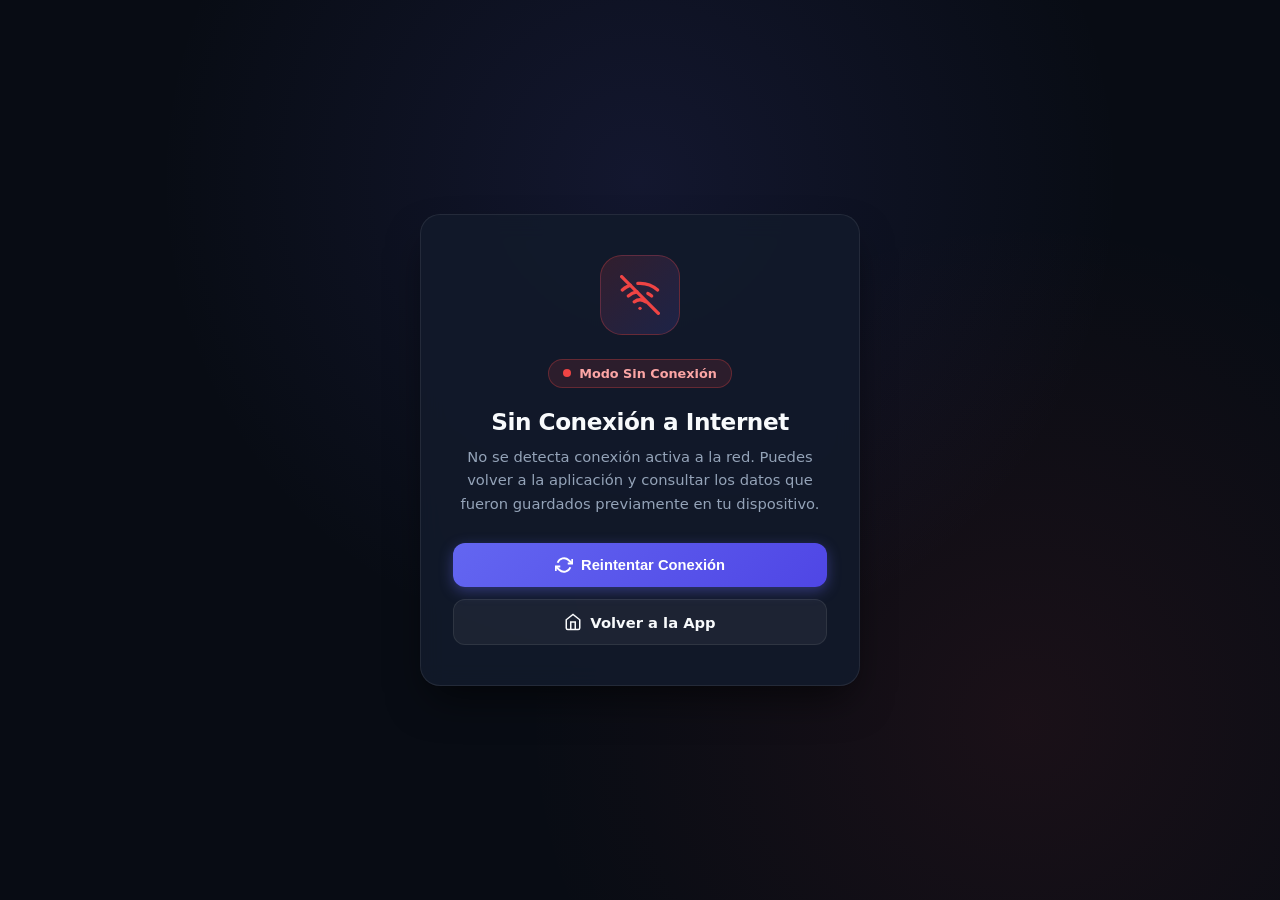
<file: offline.html>
<!DOCTYPE html>
<html lang="es">
<head>
    <meta charset="UTF-8">
    <meta name="viewport" content="width=device-width, initial-scale=1.0, maximum-scale=1.0, user-scalable=no">
    <meta name="theme-color" content="#080c14">
    <title>Sin Conexión - StreamManager Pro</title>
    <link rel="icon" type="image/svg+xml" href="assets/icons/favicon.svg">
    <style>
        :root {
            --bg-base: #080c14;
            --bg-card: rgba(18, 26, 43, 0.9);
            --border-color: rgba(255, 255, 255, 0.08);
            --accent: #6366f1;
            --accent-glow: rgba(99, 102, 241, 0.35);
            --text-primary: #f8fafc;
            --text-secondary: #94a3b8;
            --font-main: 'Plus Jakarta Sans', system-ui, -apple-system, sans-serif;
        }

        * {
            box-sizing: border-box;
            margin: 0;
            padding: 0;
        }

        body {
            font-family: var(--font-main);
            background-color: var(--bg-base);
            color: var(--text-primary);
            min-height: 100vh;
            display: flex;
            align-items: center;
            justify-content: center;
            padding: 24px;
            background-image: 
                radial-gradient(circle at 50% 20%, rgba(99, 102, 241, 0.12) 0%, transparent 50%),
                radial-gradient(circle at 80% 80%, rgba(239, 68, 68, 0.08) 0%, transparent 40%);
        }

        .offline-card {
            background: var(--bg-card);
            border: 1px solid var(--border-color);
            border-radius: 20px;
            padding: 40px 32px;
            max-width: 440px;
            width: 100%;
            text-align: center;
            box-shadow: 0 20px 40px -10px rgba(0,0,0,0.6);
            backdrop-filter: blur(12px);
        }

        .icon-box {
            width: 80px;
            height: 80px;
            margin: 0 auto 24px;
            border-radius: 22px;
            background: linear-gradient(135deg, rgba(239, 68, 68, 0.15), rgba(99, 102, 241, 0.15));
            border: 1px solid rgba(239, 68, 68, 0.3);
            display: flex;
            align-items: center;
            justify-content: center;
            color: #ef4444;
            animation: pulse-border 2.5s infinite ease-in-out;
        }

        @keyframes pulse-border {
            0%, 100% { transform: scale(1); box-shadow: 0 0 0 0 rgba(239, 68, 68, 0.2); }
            50% { transform: scale(1.04); box-shadow: 0 0 20px 5px rgba(239, 68, 68, 0.25); }
        }

        h1 {
            font-size: 1.45rem;
            font-weight: 700;
            margin-bottom: 10px;
            letter-spacing: -0.02em;
        }

        p {
            font-size: 0.92rem;
            color: var(--text-secondary);
            line-height: 1.6;
            margin-bottom: 28px;
        }

        .status-pill {
            display: inline-flex;
            align-items: center;
            gap: 8px;
            background: rgba(239, 68, 68, 0.12);
            color: #fca5a5;
            border: 1px solid rgba(239, 68, 68, 0.3);
            padding: 6px 14px;
            border-radius: 99px;
            font-size: 0.8rem;
            font-weight: 600;
            margin-bottom: 20px;
        }

        .status-dot {
            width: 8px;
            height: 8px;
            background: #ef4444;
            border-radius: 50%;
            animation: blink 1.5s infinite;
        }

        @keyframes blink {
            0%, 100% { opacity: 1; }
            50% { opacity: 0.3; }
        }

        .actions {
            display: flex;
            flex-direction: column;
            gap: 12px;
        }

        .btn {
            display: flex;
            align-items: center;
            justify-content: center;
            gap: 8px;
            padding: 13px 20px;
            border-radius: 12px;
            font-size: 0.92rem;
            font-weight: 600;
            cursor: pointer;
            text-decoration: none;
            transition: all 0.2s ease;
            border: none;
        }

        .btn-primary {
            background: linear-gradient(135deg, #6366f1, #4f46e5);
            color: #ffffff;
            box-shadow: 0 4px 14px rgba(99, 102, 241, 0.4);
        }

        .btn-primary:hover {
            transform: translateY(-1px);
            box-shadow: 0 6px 20px rgba(99, 102, 241, 0.5);
        }

        .btn-secondary {
            background: rgba(255, 255, 255, 0.05);
            border: 1px solid var(--border-color);
            color: var(--text-primary);
        }

        .btn-secondary:hover {
            background: rgba(255, 255, 255, 0.1);
        }
    </style>
</head>
<body>
    <div class="offline-card">
        <div class="icon-box">
            <svg viewBox="0 0 24 24" width="40" height="40" fill="none" stroke="currentColor" stroke-width="2" stroke-linecap="round" stroke-linejoin="round">
                <line x1="1" y1="1" x2="23" y2="23"></line>
                <path d="M16.72 11.06A10.94 10.94 0 0 1 19 12.55"></path>
                <path d="M5 12.55a10.94 10.94 0 0 1 5.17-2.39"></path>
                <path d="M10.71 5.05A16 16 0 0 1 22.58 9"></path>
                <path d="M1.42 9a15.91 15.91 0 0 1 4.7-2.88"></path>
                <path d="M8.53 16.11a6 6 0 0 1 6.95 0"></path>
                <line x1="12" y1="20" x2="12.01" y2="20"></line>
            </svg>
        </div>

        <div class="status-pill">
            <span class="status-dot"></span> Modo Sin Conexión
        </div>

        <h1>Sin Conexión a Internet</h1>
        <p>No se detecta conexión activa a la red. Puedes volver a la aplicación y consultar los datos que fueron guardados previamente en tu dispositivo.</p>

        <div class="actions">
            <button class="btn btn-primary" onclick="checkConnection()">
                <svg viewBox="0 0 24 24" width="18" height="18" fill="none" stroke="currentColor" stroke-width="2.5"><polyline points="23 4 23 10 17 10"/><polyline points="1 20 1 14 7 14"/><path d="M3.51 9a9 9 0 0 1 14.85-3.36L23 10M1 14l4.64 4.36A9 9 0 0 0 20.49 15"/></svg>
                <span>Reintentar Conexión</span>
            </button>
            <a href="./" class="btn btn-secondary">
                <svg viewBox="0 0 24 24" width="18" height="18" fill="none" stroke="currentColor" stroke-width="2"><path d="M3 9l9-7 9 7v11a2 2 0 0 1-2 2H5a2 2 0 0 1-2-2z"/><polyline points="9 22 9 12 15 12 15 22"/></svg>
                <span>Volver a la App</span>
            </a>
        </div>
    </div>

    <script>
        function checkConnection() {
            if (navigator.onLine) {
                window.location.href = './';
            } else {
                fetch('./?ping=' + Date.now(), { method: 'HEAD', cache: 'no-store' })
                    .then(() => { window.location.href = './'; })
                    .catch(() => {
                        const btn = document.querySelector('.btn-primary span');
                        btn.textContent = 'Aún sin conexión...';
                        setTimeout(() => { btn.textContent = 'Reintentar Conexión'; }, 1500);
                    });
            }
        }

        window.addEventListener('online', () => {
            window.location.href = './';
        });
    </script>
</body>
</html>
</file>
<file: assets/css/style.css>
/* ==========================================================================
   STREAMMANAGER PRO - MODERN ENTERPRISE SAAS DESIGN SYSTEM v3.0
   Professional Streaming Account & Profile Management
   ========================================================================== */

:root {
    color-scheme: dark;
    --font-main: 'Inter', 'Plus Jakarta Sans', system-ui, -apple-system, sans-serif;
    --font-display: 'Plus Jakarta Sans', 'Inter', system-ui, -apple-system, sans-serif;
    --font-mono: 'JetBrains Mono', ui-monospace, SFMono-Regular, monospace;
    --in-oklab: ;

    /* Enterprise Obsidian Dark Palette (Linear / Vercel / Stripe Dark Inspired) */
    --bg-base: #090b10;
    --bg-surface: #0e1117;
    --bg-elevated: #141821;
    --bg-card: rgba(18, 22, 31, 0.88);
    --bg-card-hover: rgba(24, 30, 42, 0.96);
    --bg-input: #0c0f16;
    --bg-glass-header: rgba(9, 11, 16, 0.82);

    --border-color: rgba(255, 255, 255, 0.075);
    --border-subtle: rgba(255, 255, 255, 0.045);
    --border-strong: rgba(255, 255, 255, 0.14);
    --border-highlight: rgba(99, 102, 241, 0.38);

    /* Text Hierarchy */
    --text-primary: #f8fafc;
    --text-secondary: #94a3b8;
    --text-muted: #64748b;
    --heading-color: #ffffff;

    /* Accents & Status */
    --accent: #6366f1;
    --accent-hover: #4f46e5;
    --accent-soft: rgba(99, 102, 241, 0.12);
    --accent-glow: rgba(99, 102, 241, 0.32);

    --status-active: #10b981;
    --status-active-bg: rgba(16, 185, 129, 0.12);
    --status-warning: #f59e0b;
    --status-warning-bg: rgba(245, 158, 11, 0.12);
    --status-expired: #ef4444;
    --status-expired-bg: rgba(239, 68, 68, 0.15);
    --status-available: #0ea5e9;
    --status-available-bg: rgba(14, 165, 233, 0.12);

    /* Multi-layered SaaS Shadows & Radii */
    --radius-sm: 8px;
    --radius-md: 11px;
    --radius-lg: 16px;
    --radius-xl: 20px;
    --radius-full: 9999px;
    --shadow-card:
        0 1px 2px rgba(0, 0, 0, 0.35),
        0 8px 24px -4px rgba(0, 0, 0, 0.42),
        inset 0 1px 0 0 rgba(255, 255, 255, 0.05);
    --shadow-card-hover:
        0 4px 12px rgba(0, 0, 0, 0.45),
        0 16px 36px -6px rgba(0, 0, 0, 0.55),
        inset 0 1px 0 0 rgba(255, 255, 255, 0.09);
    --shadow-glow: 0 0 24px var(--accent-glow);

    /* Layout dimensions */
    --sidebar-width: 256px;
    --header-height: 68px;
    --mobile-nav-height: 72px;

    /* Standard Scrollbar Colors */
    scrollbar-color: #262e40 var(--bg-base);
    scrollbar-width: thin;
}

@supports (background: linear-gradient(in oklab, #000, #fff)) {
    :root {
        --in-oklab: in oklab;
    }
}

/* Enterprise Light Theme (Stripe / Linear Daylight Mode) */
:root[data-theme="light"] {
    color-scheme: light;
    --bg-base: #f8fafc;
    --bg-surface: #ffffff;
    --bg-elevated: #f1f5f9;
    --bg-card: rgba(255, 255, 255, 0.95);
    --bg-card-hover: #ffffff;
    --bg-input: #ffffff;
    --bg-glass-header: rgba(255, 255, 255, 0.86);

    --border-color: rgba(15, 23, 42, 0.09);
    --border-subtle: rgba(15, 23, 42, 0.05);
    --border-strong: rgba(15, 23, 42, 0.16);
    --border-highlight: rgba(79, 70, 229, 0.35);

    --text-primary: #0f172a;
    --text-secondary: #475569;
    --text-muted: #64748b;
    --heading-color: #0f172a;

    --accent: #4f46e5;
    --accent-hover: #4338ca;
    --accent-soft: rgba(79, 70, 229, 0.09);
    --accent-glow: rgba(79, 70, 229, 0.22);

    --shadow-card:
        0 1px 2px rgba(15, 23, 42, 0.04),
        0 6px 18px -3px rgba(15, 23, 42, 0.06),
        0 0 0 1px rgba(15, 23, 42, 0.04);
    --shadow-card-hover:
        0 4px 10px rgba(15, 23, 42, 0.06),
        0 14px 28px -4px rgba(15, 23, 42, 0.1),
        0 0 0 1px rgba(79, 70, 229, 0.2);

    scrollbar-color: #cbd5e1 #f1f5f9;
}

/* Base Reset */
*, *::before, *::after {
    box-sizing: border-box;
    margin: 0;
    padding: 0;
    -webkit-tap-highlight-color: transparent;
}

body {
    font-family: var(--font-main);
    background-color: var(--bg-base);
    color: var(--text-primary);
    line-height: 1.5;
    min-height: 100vh;
    overflow-x: hidden;
    position: relative;
    -webkit-font-smoothing: antialiased;
    -moz-osx-font-smoothing: grayscale;
    text-rendering: optimizeLegibility;
    background-image:
        radial-gradient(circle at 12% 0%, rgba(99, 102, 241, 0.09) 0%, transparent 38%),
        radial-gradient(circle at 88% 12%, rgba(14, 165, 233, 0.05) 0%, transparent 36%),
        radial-gradient(circle at 50% 100%, rgba(16, 185, 129, 0.04) 0%, transparent 45%);
    background-attachment: fixed;
    transition: background-color 0.25s ease, color 0.25s ease;
}

/* Global Autofill Fix (Eliminates jarring white/yellow browser autofill boxes in Dark/Light SaaS mode) */
:is(input, textarea, select):is(:-webkit-autofill, :-webkit-autofill:hover, :-webkit-autofill:focus, :autofill) {
    -webkit-text-fill-color: var(--text-primary) !important;
    -webkit-box-shadow: 0 0 0px 1000px var(--bg-input) inset !important;
    box-shadow: 0 0 0px 1000px var(--bg-input) inset !important;
    caret-color: var(--text-primary) !important;
    border-color: var(--border-color) !important;
    transition: background-color 600000s 0s, color 600000s 0s !important;
}

/* Utilities */
.hidden { display: none !important; }
.truncate { white-space: nowrap; overflow: hidden; text-overflow: ellipsis; }

/* Custom Scrollbars Fallback for legacy WebKit browsers */
@supports not (scrollbar-color: auto) {
    ::-webkit-scrollbar { width: 6px; height: 6px; }
    ::-webkit-scrollbar-track { background: var(--bg-base); }
    ::-webkit-scrollbar-thumb { background: #1e293b; border-radius: 99px; }
    ::-webkit-scrollbar-thumb:hover { background: #334155; }
}

/* ==========================================================================
   VIEW: LOGIN SCREEN - REDISEÑO PREMIUM STREAMING HUB (SaaS PRO)
   ========================================================================== */
.login-view-wrapper {
    min-height: 100vh;
    display: flex;
    align-items: center;
    justify-content: center;
    padding: 24px 16px;
    position: relative;
    overflow: hidden;
    background: #060911;
}

/* Decoraciones de Fondo & Efecto Aurora Multicapa */
.login-bg-decorations {
    position: absolute;
    inset: 0;
    overflow: hidden;
    pointer-events: none;
    z-index: 0;
}

.login-glow-orb {
    position: absolute;
    border-radius: 50%;
    filter: blur(95px);
    opacity: 0.55;
    will-change: transform;
}

.login-glow-orb.orb-1 {
    width: 540px;
    height: 540px;
    top: -120px;
    left: -100px;
    background: radial-gradient(circle, rgba(99, 102, 241, 0.38) 0%, rgba(79, 70, 229, 0.16) 50%, transparent 70%);
    animation: orbFloat1 18s ease-in-out infinite alternate;
}

.login-glow-orb.orb-2 {
    width: 580px;
    height: 580px;
    bottom: -160px;
    right: -100px;
    background: radial-gradient(circle, rgba(225, 29, 72, 0.24) 0%, rgba(168, 85, 247, 0.2) 45%, transparent 70%);
    animation: orbFloat2 22s ease-in-out infinite alternate;
}

.login-glow-orb.orb-3 {
    width: 400px;
    height: 400px;
    top: 40%;
    left: 55%;
    background: radial-gradient(circle, rgba(6, 182, 212, 0.2) 0%, rgba(99, 102, 241, 0.12) 50%, transparent 70%);
    animation: orbFloat3 16s ease-in-out infinite alternate;
}

@keyframes orbFloat1 {
    0% { transform: translate(0, 0) scale(1); }
    50% { transform: translate(50px, 40px) scale(1.08); }
    100% { transform: translate(-30px, 60px) scale(0.95); }
}

@keyframes orbFloat2 {
    0% { transform: translate(0, 0) scale(1); }
    50% { transform: translate(-60px, -40px) scale(1.1); }
    100% { transform: translate(30px, -30px) scale(0.92); }
}

@keyframes orbFloat3 {
    0% { transform: translate(0, 0) scale(0.92); opacity: 0.35; }
    50% { transform: translate(-40px, 30px) scale(1.12); opacity: 0.6; }
    100% { transform: translate(40px, -30px) scale(1); opacity: 0.4; }
}

/* Patrón Matricial Tech de Alta Definición */
.login-grid-pattern {
    position: absolute;
    inset: 0;
    background-image: 
        radial-gradient(rgba(255, 255, 255, 0.08) 1px, transparent 1px),
        linear-gradient(to bottom, rgba(6, 9, 17, 0.2) 0%, rgba(6, 9, 17, 0.85) 100%);
    background-size: 32px 32px, 100% 100%;
    mask-image: radial-gradient(ellipse 75% 65% at 50% 50%, #000 35%, transparent 100%);
    -webkit-mask-image: radial-gradient(ellipse 75% 65% at 50% 50%, #000 35%, transparent 100%);
}

/* Contenedor Principal del Login */
.login-container {
    position: relative;
    z-index: 1;
    width: 100%;
    max-width: 460px;
    margin: 0 auto;
}

.login-card {
    position: relative;
    background: rgba(13, 19, 33, 0.74);
    backdrop-filter: blur(28px) saturate(190%);
    -webkit-backdrop-filter: blur(28px) saturate(190%);
    border: 1px solid rgba(255, 255, 255, 0.1);
    border-radius: 24px;
    padding: 36px 32px 28px;
    box-shadow: 
        0 25px 60px -15px rgba(0, 0, 0, 0.85),
        0 0 0 1px rgba(255, 255, 255, 0.05),
        0 0 45px rgba(99, 102, 241, 0.12);
    transition: transform 0.3s ease, box-shadow 0.3s ease;
}

/* Chip de Estado en Cabecera */
.login-status-chip {
    display: inline-flex;
    align-items: center;
    gap: 8px;
    padding: 5px 13px;
    border-radius: 99px;
    background: rgba(99, 102, 241, 0.1);
    border: 1px solid rgba(99, 102, 241, 0.25);
    margin-bottom: 20px;
    font-size: 0.68rem;
    font-weight: 700;
    letter-spacing: 0.8px;
    color: #a5b4fc;
}

.status-pulse-dot {
    width: 7px;
    height: 7px;
    border-radius: 50%;
    background: #10b981;
    box-shadow: 0 0 8px #10b981;
    animation: statusBlink 2s infinite ease-in-out;
}

@keyframes statusBlink {
    0%, 100% { opacity: 1; transform: scale(1); }
    50% { opacity: 0.4; transform: scale(0.85); }
}

.login-status-chip .chip-version {
    background: rgba(255, 255, 255, 0.12);
    padding: 1px 6px;
    border-radius: 6px;
    font-size: 0.64rem;
    color: #cbd5e1;
}

/* Cabecera de Marca */
.login-header {
    display: flex;
    flex-direction: column;
    align-items: center;
    text-align: center;
    margin-bottom: 26px;
}

.brand-icon-box {
    position: relative;
    width: 66px;
    height: 66px;
    border-radius: 20px;
    background: linear-gradient(135deg, #6366f1 0%, #8b5cf6 45%, #ec4899 100%);
    display: flex;
    align-items: center;
    justify-content: center;
    color: #ffffff;
    box-shadow: 
        0 12px 28px rgba(99, 102, 241, 0.45),
        inset 0 1px 1px rgba(255, 255, 255, 0.35);
    margin-bottom: 16px;
    transition: transform 0.3s cubic-bezier(0.34, 1.56, 0.64, 1);
}

.brand-icon-box:hover {
    transform: translateY(-2px) scale(1.04);
}

.brand-icon-glow {
    position: absolute;
    inset: -6px;
    border-radius: 24px;
    background: linear-gradient(135deg, rgba(99, 102, 241, 0.5), rgba(236, 72, 153, 0.5));
    filter: blur(12px);
    z-index: -1;
    opacity: 0.6;
}

.brand-icon-box svg {
    width: 32px;
    height: 32px;
    filter: drop-shadow(0 2px 4px rgba(0, 0, 0, 0.25));
}

.login-title {
    font-size: 1.68rem;
    font-weight: 800;
    letter-spacing: -0.6px;
    display: flex;
    align-items: center;
    gap: 10px;
    background: linear-gradient(135deg, #ffffff 0%, #f1f5f9 60%, #cbd5e1 100%);
    -webkit-background-clip: text;
    -webkit-text-fill-color: transparent;
    line-height: 1.2;
}

.badge-pro {
    font-size: 0.72rem;
    font-weight: 800;
    letter-spacing: 0.5px;
    background: linear-gradient(135deg, #6366f1 0%, #a855f7 100%);
    -webkit-text-fill-color: #ffffff;
    color: #ffffff;
    padding: 3px 8px;
    border-radius: 7px;
    box-shadow: 0 2px 10px rgba(99, 102, 241, 0.4);
    border: 1px solid rgba(255, 255, 255, 0.2);
    vertical-align: middle;
}

.login-subtitle {
    color: #94a3b8;
    font-size: 0.88rem;
    line-height: 1.45;
    margin-top: 8px;
    max-width: 350px;
}

.form-group {
    margin-bottom: 20px;
}

.form-group label {
    display: block;
    font-size: 0.85rem;
    font-weight: 600;
    color: var(--text-secondary);
    margin-bottom: 8px;
}

.input-box {
    position: relative;
    display: flex;
    align-items: center;
}

.input-box svg.input-icon {
    position: absolute;
    left: 14px;
    color: var(--text-muted);
    pointer-events: none;
    transition: color 0.2s;
}

.input-box input,
.input-box select,
.input-box textarea {
    width: 100%;
    background: var(--bg-input);
    border: 1px solid var(--border-color);
    border-radius: var(--radius-md);
    padding: 11px 14px;
    color: var(--text-primary);
    font-family: inherit;
    font-size: 0.9rem;
    transition: border-color 0.2s ease, box-shadow 0.2s ease, background-color 0.2s ease;
    outline: none;
    box-shadow: inset 0 1px 2px rgba(0, 0, 0, 0.14);
}

/* Only add left icon padding when .input-box actually contains svg.input-icon */
.input-box:has(> svg.input-icon) :is(input, select, textarea) {
    padding-left: 42px;
}

.input-box select {
    cursor: pointer;
    appearance: none;
    padding-right: 38px;
    background-image: url("data:image/svg+xml,%3Csvg xmlns='http://www.w3.org/2000/svg' width='16' height='16' viewBox='0 0 24 24' fill='none' stroke='%2394a3b8' stroke-width='2' stroke-linecap='round' stroke-linejoin='round'%3E%3Cpolyline points='6 9 12 15 18 9'%3E%3C/polyline%3E%3C/svg%3E");
    background-repeat: no-repeat;
    background-position: right 14px center;
}

.input-box input:focus,
.input-box select:focus,
.input-box textarea:focus {
    border-color: var(--accent);
    box-shadow: 0 0 0 3px var(--accent-soft);
    background: var(--bg-surface);
}

.input-box:focus-within svg.input-icon {
    color: var(--accent);
}

.btn-toggle-eye {
    position: absolute;
    right: 12px;
    background: transparent;
    border: none;
    color: var(--text-muted);
    cursor: pointer;
    padding: 6px;
    display: flex;
    align-items: center;
    border-radius: 6px;
    transition: color 0.2s;
}

.btn-toggle-eye:hover:not(:disabled) {
    color: var(--text-primary);
}

.btn-primary {
    width: 100%;
    background: linear-gradient(135deg var(--in-oklab), var(--accent) 0%, var(--accent-hover) 100%);
    color: #fff;
    border: 1px solid rgba(255, 255, 255, 0.14);
    border-radius: var(--radius-md);
    padding: 13px 20px;
    font-family: inherit;
    font-size: 0.92rem;
    font-weight: 700;
    cursor: pointer;
    display: flex;
    align-items: center;
    justify-content: center;
    gap: 10px;
    box-shadow: 0 6px 18px var(--accent-glow), inset 0 1px 0 rgba(255, 255, 255, 0.2);
    transition: all 0.2s ease;
}

.btn-primary:hover:not(:disabled) {
    transform: translateY(-1px);
    box-shadow: 0 10px 24px rgba(99, 102, 241, 0.45), inset 0 1px 0 rgba(255, 255, 255, 0.28);
}

.btn-primary:active:not(:disabled) {
    transform: translateY(0);
}

/* ==========================================================================
   FORMULARIO DE LOGIN REDISEÑADO & ELEMENTOS EXCLUSIVOS
   ========================================================================== */
.login-form-content {
    display: flex;
    flex-direction: column;
    gap: 18px;
}

.login-field-group {
    display: flex;
    flex-direction: column;
    gap: 7px;
}

.login-field-header {
    display: flex;
    align-items: center;
    justify-content: space-between;
}

.login-field-header label {
    font-size: 0.84rem;
    font-weight: 600;
    color: #e2e8f0;
    letter-spacing: -0.1px;
}

.field-hint {
    font-size: 0.72rem;
    color: #64748b;
    font-weight: 500;
}

.security-indicator {
    display: inline-flex;
    align-items: center;
    gap: 5px;
    font-size: 0.72rem;
    color: #10b981;
    font-weight: 600;
    background: rgba(16, 185, 129, 0.08);
    padding: 2px 7px;
    border-radius: 6px;
    border: 1px solid rgba(16, 185, 129, 0.2);
}

.login-input-box {
    position: relative;
    display: flex;
    align-items: center;
    background: rgba(9, 14, 26, 0.85);
    border: 1px solid rgba(255, 255, 255, 0.1);
    border-radius: 12px;
    transition: all 0.25s cubic-bezier(0.4, 0, 0.2, 1);
    box-shadow: inset 0 2px 4px rgba(0, 0, 0, 0.25);
}

.login-input-box:hover {
    border-color: rgba(255, 255, 255, 0.2);
    background: rgba(12, 18, 33, 0.95);
}

.login-input-box:focus-within {
    border-color: #6366f1;
    background: rgba(13, 20, 38, 0.98);
    box-shadow: 
        0 0 0 3px rgba(99, 102, 241, 0.28),
        0 8px 20px rgba(99, 102, 241, 0.16),
        inset 0 1px 2px rgba(0, 0, 0, 0.3);
}

.input-icon-wrapper {
    position: absolute;
    left: 14px;
    display: flex;
    align-items: center;
    justify-content: center;
    color: #64748b;
    pointer-events: none;
    transition: color 0.25s ease, transform 0.25s ease;
}

.login-input-box:focus-within .input-icon-wrapper {
    color: #818cf8;
    transform: scale(1.08);
}

.login-input-box input {
    width: 100%;
    background: transparent;
    border: none;
    outline: none;
    color: #f8fafc;
    font-family: inherit;
    font-size: 0.94rem;
    padding: 13px 44px 13px 44px;
    transition: color 0.2s ease;
}

.login-input-box input::placeholder {
    color: #475569;
    font-size: 0.88rem;
}

/* Autofill estilizado en armonía con el tema oscuro */
.login-input-box input:-webkit-autofill,
.login-input-box input:autofill {
    -webkit-box-shadow: 0 0 0 1000px #0c1322 inset !important;
    -webkit-text-fill-color: #f8fafc !important;
    border-radius: 12px;
    caret-color: #f8fafc;
}

/* Fila de opciones: Recordar usuario */
.login-options-row {
    display: flex;
    align-items: center;
    justify-content: space-between;
    margin: 2px 0 4px;
}

.remember-checkbox-label {
    display: inline-flex;
    align-items: center;
    gap: 8px;
    cursor: pointer;
    user-select: none;
}

.remember-checkbox-label input[type="checkbox"] {
    position: absolute;
    opacity: 0;
    width: 0;
    height: 0;
}

.custom-check-box {
    width: 18px;
    height: 18px;
    border-radius: 5px;
    border: 1.5px solid rgba(255, 255, 255, 0.2);
    background: rgba(15, 23, 42, 0.8);
    display: flex;
    align-items: center;
    justify-content: center;
    color: transparent;
    transition: all 0.2s cubic-bezier(0.4, 0, 0.2, 1);
}

.remember-checkbox-label input[type="checkbox"]:checked + .custom-check-box {
    background: #6366f1;
    border-color: #6366f1;
    color: #ffffff;
    box-shadow: 0 0 10px rgba(99, 102, 241, 0.5);
}

.checkbox-text {
    font-size: 0.82rem;
    color: #94a3b8;
    font-weight: 500;
}

.remember-checkbox-label:hover .checkbox-text {
    color: #cbd5e1;
}

/* Botón Principal de Acceso con Efecto Sheen */
.btn-login-submit {
    position: relative;
    width: 100%;
    background: linear-gradient(135deg, #6366f1 0%, #4f46e5 50%, #7c3aed 100%);
    color: #ffffff;
    border: 1px solid rgba(255, 255, 255, 0.18);
    border-radius: 12px;
    padding: 13px 24px;
    font-family: inherit;
    font-size: 0.95rem;
    font-weight: 700;
    letter-spacing: 0.2px;
    cursor: pointer;
    display: flex;
    align-items: center;
    justify-content: center;
    gap: 10px;
    box-shadow: 
        0 10px 25px rgba(99, 102, 241, 0.38),
        inset 0 1px 1px rgba(255, 255, 255, 0.25);
    transition: all 0.25s cubic-bezier(0.34, 1.56, 0.64, 1);
    overflow: hidden;
    margin-top: 4px;
}

.btn-login-submit::before {
    content: '';
    position: absolute;
    top: 0;
    left: -100%;
    width: 100%;
    height: 100%;
    background: linear-gradient(90deg, transparent, rgba(255, 255, 255, 0.22), transparent);
    transition: left 0.7s ease;
}

.btn-login-submit:hover {
    transform: translateY(-2px);
    box-shadow: 
        0 14px 32px rgba(99, 102, 241, 0.52),
        inset 0 1px 1px rgba(255, 255, 255, 0.35);
}

.btn-login-submit:hover::before {
    left: 100%;
}

.btn-login-submit:active {
    transform: translateY(0);
    box-shadow: 0 6px 16px rgba(99, 102, 241, 0.35);
}

.btn-arrow-icon {
    transition: transform 0.2s ease;
}

.btn-login-submit:hover .btn-arrow-icon {
    transform: translateX(4px);
}

/* Pie de Seguridad y Plataformas Compatibles */
.login-footer-trust {
    margin-top: 26px;
    padding-top: 20px;
    border-top: 1px solid rgba(255, 255, 255, 0.08);
    display: flex;
    flex-direction: column;
    align-items: center;
    gap: 14px;
}

.trust-divider {
    font-size: 0.64rem;
    font-weight: 700;
    letter-spacing: 0.9px;
    color: #64748b;
    text-align: center;
}

.platforms-ticker {
    display: flex;
    flex-wrap: wrap;
    align-items: center;
    justify-content: center;
    gap: 6px;
}

.platform-mini-tag {
    display: inline-flex;
    align-items: center;
    gap: 5px;
    padding: 3px 9px;
    background: rgba(255, 255, 255, 0.04);
    border: 1px solid rgba(255, 255, 255, 0.06);
    border-radius: 99px;
    font-size: 0.72rem;
    font-weight: 600;
    color: #cbd5e1;
    transition: all 0.2s ease;
}

.platform-mini-tag:hover {
    background: rgba(255, 255, 255, 0.08);
    border-color: rgba(255, 255, 255, 0.15);
    color: #ffffff;
    transform: translateY(-1px);
}

.platform-mini-tag .brand-dot {
    width: 6px;
    height: 6px;
    border-radius: 50%;
}

.platform-mini-tag.netflix .brand-dot { background: #e50914; box-shadow: 0 0 6px rgba(229, 9, 20, 0.6); }
.platform-mini-tag.disney .brand-dot { background: #0063e5; box-shadow: 0 0 6px rgba(0, 99, 229, 0.6); }
.platform-mini-tag.max .brand-dot { background: #9d4edd; box-shadow: 0 0 6px rgba(157, 78, 221, 0.6); }
.platform-mini-tag.prime .brand-dot { background: #00a8e1; box-shadow: 0 0 6px rgba(0, 168, 225, 0.6); }
.platform-mini-tag.spotify .brand-dot { background: #1db954; box-shadow: 0 0 6px rgba(29, 185, 84, 0.6); }
.platform-mini-tag.crunchy .brand-dot { background: #f47521; box-shadow: 0 0 6px rgba(244, 117, 33, 0.6); }

.security-footer-note {
    display: inline-flex;
    align-items: center;
    gap: 6px;
    font-size: 0.7rem;
    color: #64748b;
    margin-top: 2px;
}

.security-footer-note svg {
    color: #10b981;
}

/* Responsividad en Pantallas Móviles */
@media (max-width: 480px) {
    .login-card {
        padding: 28px 18px 22px;
        border-radius: 20px;
    }
    
    .login-title {
        font-size: 1.45rem;
    }
    
    .login-subtitle {
        font-size: 0.82rem;
    }

    .platforms-ticker {
        gap: 4px;
    }

    .platform-mini-tag {
        font-size: 0.68rem;
        padding: 2px 7px;
    }
}

/* ==========================================================================
   APP MAIN LAYOUT (ENTERPRISE SAAS SHELL - DESKTOP & MOBILE RESPONSIVE)
   ========================================================================== */
.app-layout {
    display: flex;
    min-height: 100vh;
}

/* Sidebar Desktop */
.app-sidebar {
    width: var(--sidebar-width);
    background: var(--bg-surface);
    border-right: 1px solid var(--border-color);
    display: flex;
    flex-direction: column;
    position: fixed;
    top: 0;
    bottom: 0;
    left: 0;
    z-index: 40;
    transition: transform 0.3s cubic-bezier(0.4, 0, 0.2, 1), background-color 0.25s ease;
}

.sidebar-header {
    height: var(--header-height);
    display: flex;
    align-items: center;
    gap: 12px;
    padding: 0 20px;
    border-bottom: 1px solid var(--border-color);
}

.sidebar-brand-icon {
    width: 36px;
    height: 36px;
    border-radius: 10px;
    background: linear-gradient(135deg var(--in-oklab), #6366f1 0%, #8b5cf6 55%, #a855f7 100%);
    display: flex;
    align-items: center;
    justify-content: center;
    color: #fff;
    box-shadow: 0 4px 12px rgba(99, 102, 241, 0.32), inset 0 1px 0 rgba(255, 255, 255, 0.28);
    flex-shrink: 0;
}

.sidebar-brand-group {
    display: flex;
    flex-direction: column;
    line-height: 1.15;
}

.sidebar-brand-name {
    font-family: var(--font-display);
    font-size: 1.08rem;
    font-weight: 800;
    letter-spacing: -0.4px;
    color: var(--heading-color);
}

.sidebar-brand-name span {
    color: var(--accent);
}

.sidebar-brand-tag {
    font-size: 0.62rem;
    font-weight: 700;
    letter-spacing: 0.9px;
    color: var(--text-muted);
    margin-top: 2px;
}

.sidebar-nav {
    flex: 1;
    padding: 16px 12px;
    display: flex;
    flex-direction: column;
    gap: 3px;
    overflow-y: auto;
}

.sidebar-nav-section {
    font-size: 0.66rem;
    font-weight: 700;
    letter-spacing: 0.9px;
    text-transform: uppercase;
    color: var(--text-muted);
    padding: 12px 12px 5px;
    user-select: none;
}

.sidebar-nav-section:first-child {
    padding-top: 2px;
}

.nav-item {
    display: flex;
    align-items: center;
    gap: 12px;
    padding: 9px 12px;
    border-radius: 9px;
    color: var(--text-secondary);
    text-decoration: none;
    font-weight: 600;
    font-size: 0.875rem;
    transition: all 0.18s ease;
    cursor: pointer;
    position: relative;
    border: 1px solid transparent;
}

.nav-item:hover {
    color: var(--text-primary);
    background: rgba(148, 163, 184, 0.08);
}

.nav-item.active {
    color: var(--heading-color);
    background: linear-gradient(90deg var(--in-oklab), rgba(99, 102, 241, 0.16) 0%, rgba(99, 102, 241, 0.04) 100%);
    border-color: rgba(99, 102, 241, 0.28);
    box-shadow: inset 0 1px 0 rgba(255, 255, 255, 0.06);
}

.nav-item.active svg {
    color: var(--accent);
}

.nav-item.active::before {
    content: '';
    position: absolute;
    left: -1px;
    top: 22%;
    bottom: 22%;
    width: 3px;
    background: var(--accent);
    border-radius: 0 4px 4px 0;
    box-shadow: 0 0 8px var(--accent-glow);
}

.nav-item svg {
    width: 18px;
    height: 18px;
    flex-shrink: 0;
    transition: color 0.18s ease;
}

.nav-badge {
    margin-left: auto;
    background: rgba(239, 68, 68, 0.16);
    color: #f87171;
    border: 1px solid rgba(239, 68, 68, 0.3);
    font-size: 0.7rem;
    font-weight: 700;
    font-variant-numeric: tabular-nums;
    padding: 1px 7px;
    border-radius: var(--radius-full);
}

.sidebar-footer {
    padding: 14px 16px;
    border-top: 1px solid var(--border-color);
    display: flex;
    align-items: center;
    justify-content: space-between;
    background: rgba(15, 23, 42, 0.25);
}

:root[data-theme="light"] .sidebar-footer {
    background: #f8fafc;
}

.user-snippet {
    display: flex;
    align-items: center;
    gap: 11px;
    overflow: hidden;
}

.user-avatar-wrapper {
    position: relative;
    flex-shrink: 0;
}

.user-avatar {
    width: 36px;
    height: 36px;
    border-radius: 10px;
    background: linear-gradient(135deg var(--in-oklab), #4f46e5, #7c3aed);
    display: flex;
    align-items: center;
    justify-content: center;
    font-weight: 700;
    font-size: 0.88rem;
    color: #fff;
    box-shadow: inset 0 1px 0 rgba(255, 255, 255, 0.25);
}

.user-online-dot {
    position: absolute;
    right: -2px;
    bottom: -2px;
    width: 10px;
    height: 10px;
    border-radius: 50%;
    background: #10b981;
    border: 2px solid var(--bg-surface);
}

.user-info {
    overflow: hidden;
}

.user-info .name {
    font-size: 0.84rem;
    font-weight: 700;
    color: var(--text-primary);
    line-height: 1.25;
}

.user-info .role {
    font-size: 0.72rem;
    color: var(--text-muted);
    font-weight: 500;
}

.btn-icon-logout {
    background: transparent;
    border: 1px solid transparent;
    color: var(--text-muted);
    cursor: pointer;
    padding: 7px;
    border-radius: var(--radius-sm);
    display: flex;
    align-items: center;
    transition: all 0.2s;
}

.btn-icon-logout:hover:not(:disabled) {
    color: #ef4444;
    background: rgba(239, 68, 68, 0.1);
    border-color: rgba(239, 68, 68, 0.22);
}

/* Main Content Area */
.app-main {
    flex: 1;
    margin-left: var(--sidebar-width);
    display: flex;
    flex-direction: column;
    min-height: 100vh;
    min-width: 0;
    max-width: 100%;
    width: calc(100% - var(--sidebar-width));
    overflow-x: hidden;
}

/* Top Bar */
.top-navbar {
    height: var(--header-height);
    background: var(--bg-glass-header);
    backdrop-filter: blur(18px) saturate(160%);
    -webkit-backdrop-filter: blur(18px) saturate(160%);
    border-bottom: 1px solid var(--border-color);
    position: sticky;
    top: 0;
    z-index: 30;
    display: flex;
    align-items: center;
    justify-content: space-between;
    padding: 0 28px;
    width: 100%;
    max-width: 100%;
    min-width: 0;
    box-sizing: border-box;
}

.top-left {
    display: flex;
    align-items: center;
    gap: 16px;
}

.page-title-row {
    display: flex;
    align-items: center;
    gap: 8px;
}

.page-breadcrumb {
    font-size: 0.78rem;
    font-weight: 600;
    color: var(--text-muted);
}

.page-breadcrumb-sep {
    font-size: 0.78rem;
    color: var(--text-muted);
    opacity: 0.5;
}

.page-title-box h2 {
    font-family: var(--font-display);
    font-size: 1.12rem;
    font-weight: 800;
    letter-spacing: -0.35px;
    color: var(--heading-color);
    text-wrap: balance;
}

.page-subtitle-row {
    display: flex;
    align-items: center;
    gap: 7px;
    margin-top: 2px;
}

.system-live-dot {
    width: 6px;
    height: 6px;
    border-radius: 50%;
    background: #10b981;
    box-shadow: 0 0 8px rgba(16, 185, 129, 0.75);
    flex-shrink: 0;
}

.page-title-box p {
    font-size: 0.77rem;
    color: var(--text-muted);
}

.top-actions {
    display: flex;
    align-items: center;
    gap: 10px;
}

.btn-theme-toggle {
    width: 38px;
    height: 38px;
    border-radius: var(--radius-md);
    background: rgba(148, 163, 184, 0.07);
    border: 1px solid var(--border-color);
    color: var(--text-secondary);
    display: inline-flex;
    align-items: center;
    justify-content: center;
    cursor: pointer;
    transition: all 0.2s ease;
}

.btn-theme-toggle:hover:not(:disabled) {
    color: var(--heading-color);
    border-color: var(--border-strong);
    background: rgba(148, 163, 184, 0.13);
    transform: translateY(-1px);
}

.btn-action-primary {
    background: linear-gradient(135deg var(--in-oklab), var(--accent) 0%, var(--accent-hover) 100%);
    color: #fff;
    border: 1px solid rgba(255, 255, 255, 0.15);
    border-radius: var(--radius-md);
    padding: 9px 16px;
    font-family: inherit;
    font-size: 0.84rem;
    font-weight: 600;
    cursor: pointer;
    display: inline-flex;
    align-items: center;
    gap: 8px;
    box-shadow: 0 4px 12px var(--accent-glow), inset 0 1px 0 rgba(255, 255, 255, 0.22);
    transition: all 0.2s ease;
}

.btn-action-primary:hover:not(:disabled) {
    transform: translateY(-1px);
    box-shadow: 0 6px 18px rgba(99, 102, 241, 0.42), inset 0 1px 0 rgba(255, 255, 255, 0.3);
}

.btn-action-secondary {
    background: rgba(148, 163, 184, 0.07);
    color: var(--text-primary);
    border: 1px solid var(--border-color);
    border-radius: var(--radius-md);
    padding: 9px 15px;
    font-family: inherit;
    font-size: 0.84rem;
    font-weight: 600;
    cursor: pointer;
    display: inline-flex;
    align-items: center;
    gap: 8px;
    transition: all 0.2s ease;
}

.btn-action-secondary:hover:not(:disabled) {
    background: rgba(148, 163, 184, 0.13);
    border-color: var(--border-strong);
}

/* Page Content View */
.view-container {
    padding: 26px 28px 36px;
    max-width: 1440px;
    margin: 0 auto;
    width: 100%;
    min-width: 0;
    box-sizing: border-box;
    flex: 1;
}

.view-section {
    width: 100%;
    min-width: 0;
    box-sizing: border-box;
}

/* Section Header Bar (SaaS Dashboard & Modules) */
.section-header-bar {
    display: flex;
    align-items: flex-end;
    justify-content: space-between;
    gap: 16px;
    margin-bottom: 16px;
    flex-wrap: wrap;
}

.section-header-title {
    font-family: var(--font-display);
    font-size: 1.05rem;
    font-weight: 800;
    letter-spacing: -0.3px;
    color: var(--heading-color);
    text-wrap: balance;
}

.section-header-subtitle {
    font-size: 0.8rem;
    color: var(--text-muted);
    margin-top: 2px;
}

.section-header-pill {
    display: inline-flex;
    align-items: center;
    gap: 7px;
    padding: 5px 11px;
    border-radius: var(--radius-full);
    background: var(--bg-surface);
    border: 1px solid var(--border-color);
    font-size: 0.73rem;
    font-weight: 600;
    color: var(--text-secondary);
}

.section-pill-dot {
    width: 7px;
    height: 7px;
    border-radius: 50%;
    background: var(--accent);
    box-shadow: 0 0 8px var(--accent-glow);
}

.section-pill-dot.warning {
    background: var(--status-warning);
    box-shadow: 0 0 8px rgba(245, 158, 11, 0.5);
}

/* ==========================================================================
   METRIC STATS CARDS (DASHBOARD BENTO KPIs)
   ========================================================================== */
.stats-grid {
    display: grid;
    grid-template-columns: repeat(auto-fit, minmax(240px, 1fr));
    gap: 16px;
    margin-bottom: 28px;
}

.stat-card {
    background: var(--bg-card);
    backdrop-filter: blur(16px);
    -webkit-backdrop-filter: blur(16px);
    border: 1px solid var(--border-color);
    border-radius: var(--radius-lg);
    padding: 20px 22px;
    position: relative;
    overflow: hidden;
    transition: transform 0.22s ease, border-color 0.22s ease, box-shadow 0.22s ease;
    box-shadow: var(--shadow-card);
}

.stat-card::before {
    content: '';
    position: absolute;
    top: 0;
    left: 0;
    right: 0;
    height: 1px;
    background: linear-gradient(90deg, transparent, rgba(255, 255, 255, 0.14), transparent);
}

.stat-card:hover {
    transform: translateY(-2px);
    border-color: var(--border-strong);
    box-shadow: var(--shadow-card-hover);
}

.stat-card-top {
    display: flex;
    align-items: center;
    justify-content: space-between;
    margin-bottom: 14px;
}

.stat-card-icon {
    width: 40px;
    height: 40px;
    border-radius: 10px;
    display: flex;
    align-items: center;
    justify-content: center;
    border: 1px solid rgba(255, 255, 255, 0.06);
}

.stat-card-icon.blue { background: rgba(59, 130, 246, 0.13); color: #60a5fa; }
.stat-card-icon.green { background: rgba(16, 185, 129, 0.13); color: #34d399; }
.stat-card-icon.amber { background: rgba(245, 158, 11, 0.13); color: #fbbf24; }
.stat-card-icon.purple { background: rgba(168, 85, 247, 0.13); color: #c084fc; }

.stat-card-tag {
    font-size: 0.7rem;
    font-weight: 700;
    letter-spacing: 0.3px;
    padding: 3px 9px;
    border-radius: var(--radius-full);
}

.stat-val {
    font-family: var(--font-display);
    font-size: 1.85rem;
    font-weight: 800;
    font-variant-numeric: tabular-nums;
    letter-spacing: -0.6px;
    color: var(--heading-color);
    margin-bottom: 2px;
    line-height: 1.2;
}

.stat-label {
    font-size: 0.82rem;
    font-weight: 500;
    color: var(--text-secondary);
}

.stat-progress {
    margin-top: 14px;
    height: 5px;
    background: rgba(148, 163, 184, 0.14);
    border-radius: 99px;
    overflow: hidden;
}

.stat-progress-bar {
    height: 100%;
    border-radius: 99px;
    transition: width 0.6s cubic-bezier(0.4, 0, 0.2, 1);
}

/* Dashboard Platform Bento Cards */
.platform-bento-card {
    cursor: pointer;
    padding: 16px 18px;
}

.platform-bento-top {
    display: flex;
    align-items: center;
    justify-content: space-between;
    gap: 10px;
}

.platform-bento-brand {
    display: flex;
    align-items: center;
    gap: 10px;
    min-width: 0;
}

.platform-bento-dot {
    width: 10px;
    height: 10px;
    border-radius: 50%;
    flex-shrink: 0;
}

.platform-bento-name {
    font-weight: 700;
    font-size: 0.92rem;
    color: var(--heading-color);
}

.platform-bento-pct {
    font-family: var(--font-mono);
    font-size: 0.72rem;
    font-weight: 700;
    font-variant-numeric: tabular-nums;
    padding: 2px 8px;
    border-radius: 6px;
}

.platform-bento-stats {
    display: flex;
    justify-content: space-between;
    margin-top: 14px;
    font-size: 0.78rem;
    color: var(--text-secondary);
    font-variant-numeric: tabular-nums;
}

.platform-bento-stats strong {
    color: var(--heading-color);
    font-weight: 700;
}

.platform-bento-bar {
    margin-top: 10px;
    height: 4px;
}

/* ==========================================================================
   PLATFORMS BAR & QUICK FILTER PILLS
   ========================================================================== */
.platform-filter-bar {
    display: flex;
    align-items: center;
    gap: 8px;
    overflow-x: auto;
    width: 100%;
    max-width: 100%;
    min-width: 0;
    box-sizing: border-box;
    padding: 4px 2px 12px;
    margin-bottom: 18px;
    -webkit-overflow-scrolling: touch;
    scrollbar-width: none;
}

.platform-filter-bar::-webkit-scrollbar { display: none; }

.platform-pill {
    flex-shrink: 0;
    display: inline-flex;
    align-items: center;
    gap: 8px;
    padding: 7px 14px;
    border-radius: var(--radius-full);
    background: var(--bg-surface);
    border: 1px solid var(--border-color);
    color: var(--text-secondary);
    font-size: 0.82rem;
    font-weight: 600;
    cursor: pointer;
    white-space: nowrap;
    transition: all 0.18s ease;
    user-select: none;
}

.platform-pill:hover {
    color: var(--heading-color);
    border-color: var(--border-strong);
    background: var(--bg-elevated);
}

.platform-pill.active {
    background: var(--accent-soft);
    color: var(--heading-color);
    border-color: var(--accent);
    box-shadow: 0 0 0 1px rgba(99, 102, 241, 0.25);
}

.platform-pill .dot {
    width: 8px;
    height: 8px;
    border-radius: 50%;
}

/* Toolbar (Search & Filter Status) */
.toolbar-bar {
    display: flex;
    align-items: center;
    justify-content: space-between;
    gap: 14px;
    margin-bottom: 20px;
    flex-wrap: wrap;
    width: 100%;
    min-width: 0;
    box-sizing: border-box;
}

.search-input-wrapper {
    position: relative;
    flex: 1;
    min-width: 240px;
    max-width: 520px;
    box-sizing: border-box;
}

.search-input-wrapper input {
    width: 100%;
    background: var(--bg-surface);
    border: 1px solid var(--border-color);
    border-radius: var(--radius-md);
    padding: 10px 42px 10px 40px;
    color: var(--text-primary);
    font-family: inherit;
    font-size: 0.875rem;
    outline: none;
    transition: border-color 0.2s ease, box-shadow 0.2s ease, background-color 0.2s ease;
    box-shadow: inset 0 1px 2px rgba(0, 0, 0, 0.08);
}

.search-input-wrapper input::placeholder {
    color: var(--text-muted);
}

.search-input-wrapper input:focus {
    border-color: var(--accent);
    box-shadow: 0 0 0 3px var(--accent-soft);
}

.search-input-wrapper svg {
    position: absolute;
    left: 13px;
    top: 50%;
    transform: translateY(-50%);
    color: var(--text-muted);
    pointer-events: none;
    transition: color 0.2s ease;
}

.search-input-wrapper:focus-within svg {
    color: var(--accent);
}

.search-kbd {
    position: absolute;
    right: 10px;
    top: 50%;
    transform: translateY(-50%);
    display: inline-flex;
    align-items: center;
    justify-content: center;
    min-width: 22px;
    height: 20px;
    padding: 0 6px;
    font-family: var(--font-mono);
    font-size: 0.68rem;
    font-weight: 600;
    color: var(--text-muted);
    background: rgba(148, 163, 184, 0.1);
    border: 1px solid var(--border-color);
    border-radius: 5px;
    pointer-events: none;
    user-select: none;
}

.filter-group {
    display: flex;
    align-items: center;
    gap: 10px;
}

.filter-select {
    background: var(--bg-surface);
    border: 1px solid var(--border-color);
    border-radius: var(--radius-md);
    padding: 9px 34px 9px 14px;
    color: var(--text-primary);
    font-family: inherit;
    font-size: 0.85rem;
    font-weight: 600;
    cursor: pointer;
    appearance: none;
    outline: none;
    transition: border-color 0.2s ease, box-shadow 0.2s ease;
    background-image: url("data:image/svg+xml,%3Csvg xmlns='http://www.w3.org/2000/svg' width='14' height='14' viewBox='0 0 24 24' fill='none' stroke='%2394a3b8' stroke-width='2' stroke-linecap='round' stroke-linejoin='round'%3E%3Cpolyline points='6 9 12 15 18 9'%3E%3C/polyline%3E%3C/svg%3E");
    background-repeat: no-repeat;
    background-position: right 12px center;
}

.filter-select:focus {
    border-color: var(--accent);
    box-shadow: 0 0 0 3px var(--accent-soft);
}

/* ==========================================================================
   STREAMING ACCOUNT CARDS & PROFILES GRID
   ========================================================================== */
.accounts-grid {
    display: grid;
    grid-template-columns: repeat(auto-fill, minmax(360px, 1fr));
    gap: 20px;
    align-items: start;
}

.account-card {
    background: var(--bg-card);
    backdrop-filter: blur(16px);
    -webkit-backdrop-filter: blur(16px);
    border: 1px solid var(--border-color);
    border-radius: var(--radius-lg);
    padding: 16px;
    position: relative;
    display: flex;
    flex-direction: column;
    gap: 12px;
    transition: transform 0.2s ease, border-color 0.2s ease, box-shadow 0.2s ease;
    box-shadow: 0 8px 24px -4px rgba(0, 0, 0, 0.45);
    align-self: start;
}

.account-card::before {
    content: '';
    position: absolute;
    top: 0;
    left: 0;
    right: 0;
    height: 1px;
    background: linear-gradient(90deg, transparent, rgba(255, 255, 255, 0.14), transparent);
    border-radius: var(--radius-lg) var(--radius-lg) 0 0;
}

.account-card:hover {
    transform: translateY(-2px);
    border-color: rgba(255, 255, 255, 0.2);
    box-shadow: 0 14px 38px -6px rgba(0, 0, 0, 0.65);
}

.card-top-header {
    display: flex;
    align-items: center;
    justify-content: space-between;
    gap: 8px;
}

.card-top-platform {
    display: flex;
    align-items: center;
    gap: 8px;
    flex-wrap: wrap;
    min-width: 0;
}

.platform-badge-brand {
    display: inline-flex;
    align-items: center;
    gap: 6px;
    padding: 5px 12px;
    border-radius: var(--radius-full);
    font-size: 0.8rem;
    font-weight: 700;
    color: #fff;
    box-shadow: 0 3px 10px rgba(0, 0, 0, 0.3);
}

.account-type-pill {
    font-size: 0.72rem;
    font-weight: 700;
    color: var(--text-secondary);
    background: rgba(148, 163, 184, 0.1);
    border: 1px solid var(--border-color);
    border-radius: var(--radius-full);
    padding: 3px 9px;
    white-space: nowrap;
}

.status-badge {
    display: inline-flex;
    align-items: center;
    gap: 6px;
    padding: 4px 10px;
    border-radius: var(--radius-full);
    font-size: 0.71rem;
    font-weight: 700;
    text-transform: uppercase;
    letter-spacing: 0.45px;
    width: fit-content;
    flex-shrink: 0;
}

.status-badge::before {
    content: '';
    width: 6px;
    height: 6px;
    border-radius: 50%;
    flex-shrink: 0;
}

.status-badge.activa, .status-badge.ocupado {
    background: var(--status-active-bg);
    color: #34d399;
    border: 1px solid rgba(16, 185, 129, 0.35);
}
.status-badge.activa::before, .status-badge.ocupado::before {
    background: var(--status-active);
    box-shadow: 0 0 8px rgba(16, 185, 129, 0.8);
}

.status-badge.por_vencer {
    background: var(--status-warning-bg);
    color: #fbbf24;
    border: 1px solid rgba(245, 158, 11, 0.35);
}
.status-badge.por_vencer::before {
    background: var(--status-warning);
    box-shadow: 0 0 8px rgba(245, 158, 11, 0.8);
    animation: statusPulse 1.8s infinite;
}

.status-badge.vencida, .status-badge.vencido {
    background: var(--status-expired-bg);
    color: #f87171;
    border: 1px solid rgba(239, 68, 68, 0.35);
}
.status-badge.vencida::before, .status-badge.vencido::before {
    background: var(--status-expired);
    box-shadow: 0 0 8px rgba(239, 68, 68, 0.8);
}

.status-badge.disponible {
    background: var(--status-available-bg);
    color: #38bdf8;
    border: 1px solid rgba(14, 165, 233, 0.35);
}
.status-badge.disponible::before {
    background: var(--status-available);
    box-shadow: 0 0 8px rgba(14, 165, 233, 0.8);
}

/* Alto contraste para Status Badges en Modo Claro */
:root[data-theme="light"] .status-badge.activa,
:root[data-theme="light"] .status-badge.ocupado {
    background: #ecfdf5;
    color: #047857;
    border-color: #6ee7b7;
}
:root[data-theme="light"] .status-badge.activa::before,
:root[data-theme="light"] .status-badge.ocupado::before {
    background: #059669;
    box-shadow: none;
}

:root[data-theme="light"] .status-badge.por_vencer {
    background: #fffbeb;
    color: #b45309;
    border-color: #fcd34d;
}
:root[data-theme="light"] .status-badge.por_vencer::before {
    background: #d97706;
    box-shadow: none;
}

:root[data-theme="light"] .status-badge.vencida,
:root[data-theme="light"] .status-badge.vencido {
    background: #fef2f2;
    color: #b91c1c;
    border-color: #fca5a5;
}
:root[data-theme="light"] .status-badge.vencida::before,
:root[data-theme="light"] .status-badge.vencido::before {
    background: #dc2626;
    box-shadow: none;
}

:root[data-theme="light"] .status-badge.disponible {
    background: #f0f9ff;
    color: #0369a1;
    border-color: #7dd3fc;
}
:root[data-theme="light"] .status-badge.disponible::before {
    background: #0284c7;
    box-shadow: none;
}

@keyframes statusPulse {
    0%, 100% { opacity: 1; transform: scale(1); }
    50% { opacity: 0.4; transform: scale(0.85); }
}

/* Credentials Box in Card (Compact & Modern SaaS Surface) */
.credentials-box {
    background: rgba(9, 12, 20, 0.55);
    border: 1px solid var(--border-color);
    border-radius: var(--radius-md);
    padding: 11px 13px;
    display: flex;
    flex-direction: column;
    gap: 7px;
}

:root[data-theme="light"] .credentials-box {
    background: #f1f5f9;
    border-color: #e2e8f0;
    box-shadow: inset 0 1px 2px rgba(15, 23, 42, 0.03);
}

.cred-row {
    display: flex;
    align-items: center;
    justify-content: space-between;
    font-size: 0.8rem;
    gap: 8px;
    min-width: 0;
}

.cred-label-group {
    display: flex;
    align-items: center;
    gap: 4px;
    flex-shrink: 0;
}

.cred-label {
    color: var(--text-muted);
    font-size: 0.7rem;
    font-weight: 700;
    letter-spacing: 0.45px;
}

:root[data-theme="light"] .cred-label {
    color: #475569;
}

.cred-value {
    display: flex;
    align-items: center;
    gap: 6px;
    font-family: var(--font-mono);
    font-size: 0.8rem;
    font-weight: 600;
    min-width: 0;
    max-width: 70%;
    justify-content: flex-end;
}

.cred-text-user {
    color: var(--heading-color);
    overflow: hidden;
    text-overflow: ellipsis;
    white-space: nowrap;
}

.cred-text-pass {
    color: var(--text-secondary);
    letter-spacing: 1px;
}

.cred-price-val {
    color: #34d399;
    font-weight: 800;
    font-variant-numeric: tabular-nums;
}

:root[data-theme="light"] .cred-price-val {
    color: #047857;
}

.cred-meta-row {
    display: flex;
    align-items: center;
    justify-content: space-between;
    gap: 8px;
    margin-top: 4px;
    padding-top: 7px;
    border-top: 1px dashed var(--border-color);
    font-size: 0.75rem;
    flex-wrap: wrap;
}

:root[data-theme="light"] .cred-meta-row {
    border-top-color: #cbd5e1;
}

.cred-meta-left {
    display: flex;
    align-items: center;
    gap: 6px;
}

.cred-meta-right {
    display: flex;
    align-items: center;
    gap: 6px;
    flex-shrink: 0;
}

.cred-pin-badge {
    display: inline-flex;
    align-items: center;
    gap: 4px;
    background: rgba(99, 102, 241, 0.14);
    color: #a5b4fc;
    border: 1px solid rgba(99, 102, 241, 0.3);
    border-radius: 5px;
    padding: 2px 7px;
    font-size: 0.7rem;
    font-family: var(--font-mono);
    font-weight: 700;
}

:root[data-theme="light"] .cred-pin-badge {
    background: #eef2ff;
    color: #3730a3;
    border-color: #c7d2fe;
}

.cred-pin-badge.empty {
    background: transparent;
    border: none;
    color: var(--text-muted);
    font-size: 0.7rem;
    font-weight: 500;
    padding: 0;
}

.cred-due-label {
    color: var(--text-secondary);
    font-size: 0.75rem;
}

.cred-due-label strong {
    color: var(--heading-color);
}

.btn-copy-mini {
    background: transparent;
    border: 1px solid transparent;
    color: var(--text-muted);
    cursor: pointer;
    padding: 3px;
    border-radius: 5px;
    display: inline-flex;
    align-items: center;
    justify-content: center;
    transition: all 0.18s ease;
    flex-shrink: 0;
}

.btn-copy-mini:hover:not(:disabled) {
    color: var(--heading-color);
    background: rgba(148, 163, 184, 0.15);
    border-color: var(--border-color);
}

.days-tag {
    font-weight: 700;
    font-size: 0.73rem;
    font-variant-numeric: tabular-nums;
    padding: 2px 7px;
    border-radius: 5px;
}

.days-tag.urgent { color: #f87171; background: rgba(239, 68, 68, 0.14); border: 1px solid rgba(239, 68, 68, 0.28); }
.days-tag.warning { color: #fbbf24; background: rgba(245, 158, 11, 0.14); border: 1px solid rgba(245, 158, 11, 0.28); }
.days-tag.good { color: #34d399; background: rgba(16, 185, 129, 0.14); border: 1px solid rgba(16, 185, 129, 0.28); }

:root[data-theme="light"] .days-tag.urgent { color: #b91c1c; background: #fef2f2; border-color: #fecaca; }
:root[data-theme="light"] .days-tag.warning { color: #b45309; background: #fffbeb; border-color: #fde68a; }
:root[data-theme="light"] .days-tag.good { color: #047857; background: #ecfdf5; border-color: #a7f3d0; }

/* Cuenta Completa Card */
.account-complete-card {
    background: linear-gradient(135deg var(--in-oklab), rgba(99, 102, 241, 0.12), rgba(168, 85, 247, 0.08));
    border: 1px solid rgba(99, 102, 241, 0.28);
    border-radius: var(--radius-md);
    padding: 13px;
    display: flex;
    flex-direction: column;
    gap: 10px;
}

:root[data-theme="light"] .account-complete-card {
    background: linear-gradient(135deg var(--in-oklab), #eef2ff 0%, #f5f3ff 100%);
    border-color: #c7d2fe;
}

.complete-header-line {
    display: flex;
    align-items: center;
    gap: 10px;
}

.complete-icon-box {
    font-size: 1.25rem;
    width: 36px;
    height: 36px;
    border-radius: 9px;
    background: rgba(99, 102, 241, 0.18);
    display: flex;
    align-items: center;
    justify-content: center;
    flex-shrink: 0;
}

:root[data-theme="light"] .complete-icon-box {
    background: #e0e7ff;
}

.complete-info-box {
    flex: 1;
    min-width: 0;
}

.complete-badge-label {
    font-size: 0.68rem;
    font-weight: 800;
    color: #818cf8;
    text-transform: uppercase;
    letter-spacing: 0.5px;
}

:root[data-theme="light"] .complete-badge-label {
    color: #4338ca;
}

.complete-client-name {
    font-size: 0.92rem;
    font-weight: 800;
    color: var(--heading-color);
    margin-top: 2px;
}

.btn-complete-wa {
    display: inline-flex;
    align-items: center;
    justify-content: center;
    gap: 8px;
    padding: 9px 12px;
    border-radius: var(--radius-sm);
    background: rgba(16, 185, 129, 0.15);
    color: #34d399;
    border: 1px solid rgba(16, 185, 129, 0.35);
    font-size: 0.81rem;
    font-weight: 700;
    cursor: pointer;
    transition: all 0.2s ease;
    width: 100%;
}

:root[data-theme="light"] .btn-complete-wa {
    background: #ecfdf5;
    color: #047857;
    border-color: #6ee7b7;
}

.btn-complete-wa:hover:not(:disabled) {
    background: #10b981;
    color: #ffffff;
    border-color: #059669;
}

/* Shelf de Perfiles / Pantallas Rediseñado */
.profiles-shelf {
    display: flex;
    flex-direction: column;
    gap: 8px;
}

.profiles-shelf-header {
    display: flex;
    align-items: center;
    justify-content: space-between;
    gap: 8px;
}

.shelf-title-left {
    display: flex;
    align-items: center;
    gap: 6px;
}

.shelf-label {
    font-size: 0.72rem;
    font-weight: 800;
    color: var(--text-muted);
    text-transform: uppercase;
    letter-spacing: 0.5px;
}

.shelf-count {
    font-size: 0.74rem;
    font-weight: 700;
    font-variant-numeric: tabular-nums;
    color: var(--accent);
}

.shelf-dots-bar {
    display: inline-flex;
    align-items: center;
    gap: 3px;
    margin-left: 2px;
}

.profile-dot {
    width: 6px;
    height: 6px;
    border-radius: 50%;
    transition: all 0.2s;
}

.profile-dot.occupied {
    background: #10b981;
    box-shadow: 0 0 5px rgba(16, 185, 129, 0.65);
}

.profile-dot.empty {
    background: rgba(148, 163, 184, 0.25);
    border: 1px solid rgba(148, 163, 184, 0.4);
}

.btn-add-slot-chip {
    display: inline-flex;
    align-items: center;
    gap: 4px;
    padding: 3px 9px;
    border-radius: var(--radius-full);
    font-size: 0.72rem;
    font-weight: 700;
    color: #818cf8;
    background: rgba(99, 102, 241, 0.12);
    border: 1px solid rgba(99, 102, 241, 0.28);
    cursor: pointer;
    transition: all 0.2s;
}

:root[data-theme="light"] .btn-add-slot-chip {
    color: #4338ca;
    background: #eef2ff;
    border-color: #c7d2fe;
}

.btn-add-slot-chip:hover:not(:disabled) {
    background: var(--accent);
    color: #ffffff;
    border-color: var(--accent);
}

.profiles-shelf-list {
    display: flex;
    flex-direction: column;
    gap: 6px;
    max-height: 290px;
    overflow-y: auto;
    overflow-x: hidden;
    padding-right: 2px;
}

/* Micro-card de Slot / Pantalla Individual */
.slot-item-card {
    background: rgba(255, 255, 255, 0.025);
    border: 1px solid var(--border-color);
    border-radius: 9px;
    padding: 8px 10px;
    display: flex;
    flex-direction: column;
    gap: 5px;
    transition: all 0.15s ease;
}

:root[data-theme="light"] .slot-item-card {
    background: #f8fafc;
    border-color: #e2e8f0;
}

.slot-item-card:hover {
    background: rgba(148, 163, 184, 0.07);
    border-color: var(--border-strong);
}

:root[data-theme="light"] .slot-item-card:hover {
    background: #f1f5f9;
}

.slot-item-card.is-occupied {
    border-left: 3px solid #10b981;
    background: rgba(16, 185, 129, 0.035);
}

:root[data-theme="light"] .slot-item-card.is-occupied {
    background: #f0fdf4;
    border-color: #bbf7d0;
    border-left: 3px solid #059669;
}

.slot-item-card.is-free {
    border-style: dashed;
    border-color: var(--border-strong);
}

.slot-item-card.has-conflict {
    border-left: 3px solid #ef4444 !important;
    background: rgba(239, 68, 68, 0.05) !important;
}

:root[data-theme="light"] .slot-item-card.has-conflict {
    background: #fef2f2 !important;
    border-color: #fecaca !important;
    border-left: 3px solid #dc2626 !important;
}

.slot-item-header {
    display: flex;
    align-items: center;
    justify-content: space-between;
    gap: 6px;
    min-width: 0;
}

.slot-identity {
    display: flex;
    align-items: center;
    gap: 6px;
    min-width: 0;
    flex: 1;
}

.slot-pill-num {
    width: 20px;
    height: 20px;
    border-radius: 5px;
    font-size: 0.7rem;
    font-weight: 800;
    font-variant-numeric: tabular-nums;
    display: inline-flex;
    align-items: center;
    justify-content: center;
    flex-shrink: 0;
}

.slot-pill-num.occupied {
    background: #059669;
    color: #ffffff;
}

.slot-pill-num.free {
    background: #1e293b;
    color: #94a3b8;
}

:root[data-theme="light"] .slot-pill-num.free {
    background: #e2e8f0;
    color: #334155;
}

.slot-title {
    font-size: 0.81rem;
    font-weight: 700;
    color: var(--heading-color);
    white-space: nowrap;
}

.slot-pin-chip {
    font-size: 0.68rem;
    font-family: var(--font-mono);
    font-weight: 700;
    color: var(--text-secondary);
    background: rgba(148, 163, 184, 0.1);
    padding: 1px 6px;
    border-radius: 4px;
    border: 1px solid var(--border-color);
    flex-shrink: 0;
}

:root[data-theme="light"] .slot-pin-chip {
    background: #ffffff;
    color: #334155;
    border-color: #cbd5e1;
}

.slot-actions-group {
    display: flex;
    align-items: center;
    gap: 4px;
    flex-shrink: 0;
}

.btn-slot-circle {
    width: 26px;
    height: 26px;
    border-radius: 6px;
    background: rgba(148, 163, 184, 0.08);
    border: 1px solid var(--border-color);
    display: flex;
    align-items: center;
    justify-content: center;
    cursor: pointer;
    transition: all 0.18s ease;
}

:root[data-theme="light"] .btn-slot-circle {
    background: #ffffff;
    border-color: #cbd5e1;
}

.btn-slot-circle.wa {
    color: #25d366;
    background: rgba(37, 211, 102, 0.1);
    border-color: rgba(37, 211, 102, 0.28);
}

:root[data-theme="light"] .btn-slot-circle.wa {
    color: #059669;
    background: #ecfdf5;
    border-color: #6ee7b7;
}

.btn-slot-circle.wa:hover:not(:disabled) {
    background: #10b981;
    color: #fff;
    border-color: #059669;
}

.btn-slot-circle.del {
    color: var(--text-secondary);
}

.btn-slot-circle.del:hover:not(:disabled) {
    background: rgba(239, 68, 68, 0.15);
    color: #ef4444;
    border-color: rgba(239, 68, 68, 0.35);
}

.btn-slot-assign-pill {
    display: inline-flex;
    align-items: center;
    gap: 4px;
    padding: 3px 10px;
    border-radius: 6px;
    background: rgba(14, 165, 233, 0.15);
    color: #38bdf8;
    border: 1px solid rgba(14, 165, 233, 0.35);
    font-size: 0.72rem;
    font-weight: 700;
    cursor: pointer;
    transition: all 0.18s ease;
}

:root[data-theme="light"] .btn-slot-assign-pill {
    background: #f0f9ff;
    color: #0369a1;
    border-color: #7dd3fc;
}

.btn-slot-assign-pill:hover:not(:disabled) {
    background: #0284c7;
    color: #ffffff;
    border-color: #0284c7;
}

.slot-item-details {
    display: flex;
    align-items: center;
    justify-content: space-between;
    gap: 8px;
    font-size: 0.72rem;
    color: var(--text-muted);
    min-width: 0;
}

.slot-user-row {
    display: flex;
    align-items: center;
    gap: 6px;
    min-width: 0;
    flex: 1;
}

.slot-user-name {
    color: var(--text-primary);
    font-weight: 600;
    font-size: 0.76rem;
}

.slot-user-name strong {
    color: var(--heading-color);
}

.slot-mac-chip {
    font-size: 0.65rem;
    color: var(--text-secondary);
    font-family: var(--font-mono);
    background: rgba(148, 163, 184, 0.1);
    border: 1px solid var(--border-color);
    padding: 1px 5px;
    border-radius: 4px;
    max-width: 118px;
}

:root[data-theme="light"] .slot-mac-chip {
    background: #ffffff;
    color: #475569;
    border-color: #cbd5e1;
}

.slot-meta-row {
    flex-shrink: 0;
    text-align: right;
}

.slot-due-pill {
    color: var(--text-secondary);
    font-size: 0.72rem;
    font-variant-numeric: tabular-nums;
}

.slot-due-pill strong {
    color: var(--heading-color);
}

.slot-due-pill.warn {
    color: #f59e0b;
    font-weight: 700;
}

:root[data-theme="light"] .slot-due-pill.warn {
    color: #b45309;
}

.slot-days-sub {
    font-size: 0.68rem;
    opacity: 0.9;
}

.slot-free-row {
    display: flex;
    align-items: center;
    justify-content: space-between;
    width: 100%;
    font-size: 0.72rem;
}

.slot-free-label {
    color: #38bdf8;
    font-weight: 600;
}

:root[data-theme="light"] .slot-free-label {
    color: #0369a1;
}

.slot-vigencia-pill {
    color: var(--text-secondary);
    font-size: 0.7rem;
}

.slot-vigencia-pill strong {
    color: var(--heading-color);
}

.slot-conflict-strip {
    display: flex;
    align-items: center;
    gap: 5px;
    padding: 3px 7px;
    border-radius: 5px;
    background: rgba(239, 68, 68, 0.12);
    color: #fca5a5;
    font-size: 0.68rem;
    margin-top: 2px;
    border: 1px solid rgba(239, 68, 68, 0.28);
}

:root[data-theme="light"] .slot-conflict-strip {
    background: #fee2e2;
    color: #991b1b;
    border-color: #fca5a5;
}

/* Card Bottom Actions (SaaS Elevated Action Bar) */
.card-bottom-bar {
    display: flex;
    align-items: center;
    justify-content: space-between;
    gap: 8px;
    padding-top: 12px;
    border-top: 1px solid var(--border-color);
    margin-top: auto;
}

.btn-card-act {
    flex: 1;
    background: var(--bg-surface);
    border: 1px solid var(--border-color);
    color: var(--text-primary);
    border-radius: var(--radius-sm);
    padding: 8px 11px;
    font-family: inherit;
    font-size: 0.79rem;
    font-weight: 600;
    cursor: pointer;
    display: inline-flex;
    align-items: center;
    justify-content: center;
    gap: 6px;
    transition: all 0.18s ease;
    box-shadow: 0 1px 2px rgba(0, 0, 0, 0.05);
}

:root[data-theme="light"] .btn-card-act {
    background: #ffffff;
    border-color: #cbd5e1;
    color: #1e293b;
}

.btn-card-act:hover:not(:disabled) {
    background: var(--bg-elevated);
    border-color: var(--border-strong);
    color: var(--heading-color);
    transform: translateY(-1px);
}

.btn-card-act.renew {
    background: rgba(99, 102, 241, 0.14);
    color: #a5b4fc;
    border-color: rgba(99, 102, 241, 0.32);
}

:root[data-theme="light"] .btn-card-act.renew {
    background: #eef2ff;
    color: #4338ca;
    border-color: #a5b4fc;
}

.btn-card-act.renew:hover:not(:disabled) {
    background: var(--accent);
    color: #ffffff;
    border-color: var(--accent);
}

.btn-card-act.wa {
    background: rgba(16, 185, 129, 0.12);
    color: #34d399;
    border-color: rgba(16, 185, 129, 0.32);
}

:root[data-theme="light"] .btn-card-act.wa {
    background: #ecfdf5;
    color: #047857;
    border-color: #6ee7b7;
}

.btn-card-act.wa:hover:not(:disabled) {
    background: #10b981;
    color: #ffffff;
    border-color: #059669;
}

.btn-card-act.danger {
    color: #f87171;
    border-color: rgba(239, 68, 68, 0.25);
    background: rgba(239, 68, 68, 0.06);
}

:root[data-theme="light"] .btn-card-act.danger {
    color: #dc2626;
    background: #fef2f2;
    border-color: #fecaca;
}

.btn-card-act.danger:hover:not(:disabled) {
    background: #ef4444;
    color: #ffffff;
    border-color: #dc2626;
}

/* ==========================================================================
   PERFILES VIEW & TABLE (DESKTOP & FOUNDATION)
   ========================================================================== */
.table-card {
    background: var(--bg-card);
    backdrop-filter: blur(16px);
    -webkit-backdrop-filter: blur(16px);
    border: 1px solid var(--border-color);
    border-radius: var(--radius-lg);
    overflow: hidden;
    box-shadow: var(--shadow-card);
    transition: border-color 0.25s ease;
}

.table-responsive {
    width: 100%;
    overflow-x: auto;
}

.modern-table {
    width: 100%;
    border-collapse: separate;
    border-spacing: 0;
    text-align: left;
    font-size: 0.875rem;
}

.modern-table thead th {
    background: var(--bg-surface);
    backdrop-filter: blur(8px);
    -webkit-backdrop-filter: blur(8px);
    color: var(--text-muted);
    font-weight: 700;
    text-transform: uppercase;
    font-size: 0.7rem;
    letter-spacing: 0.65px;
    padding: 14px 20px;
    border-bottom: 1px solid var(--border-color);
    position: sticky;
    top: 0;
    z-index: 10;
    text-wrap: balance;
}

:root[data-theme="light"] .modern-table thead th {
    background: #f8fafc;
    color: #475569;
}

.modern-table tbody tr {
    transition: background-color 0.15s ease;
}

.modern-table tbody tr:hover {
    background: rgba(148, 163, 184, 0.045);
}

:root[data-theme="light"] .modern-table tbody tr:hover {
    background: #f8fafc;
}

.modern-table tbody td {
    padding: 13px 20px;
    border-bottom: 1px solid var(--border-subtle);
    color: var(--text-primary);
    vertical-align: middle;
}

.modern-table tbody tr:last-child td {
    border-bottom: none;
}

/* Componentes de celdas de tabla */
.platform-mini-pill {
    display: inline-flex;
    align-items: center;
    gap: 6px;
    padding: 3px 9px;
    border-radius: var(--radius-full);
    font-size: 0.73rem;
    font-weight: 700;
    letter-spacing: 0.2px;
}

.platform-mini-pill .dot {
    width: 7px;
    height: 7px;
    border-radius: 50%;
}

.profile-info-cell {
    display: flex;
    align-items: center;
    gap: 5px;
    flex-direction: column;
    align-items: flex-start;
}

.profile-name-text {
    display: flex;
    align-items: center;
    gap: 6px;
}

.profile-name-text .slot-num {
    font-size: 0.72rem;
    font-weight: 800;
    font-variant-numeric: tabular-nums;
    color: #818cf8;
    background: rgba(99, 102, 241, 0.15);
    border-radius: 5px;
    padding: 1px 6px;
    border: 1px solid rgba(99, 102, 241, 0.28);
}

:root[data-theme="light"] .profile-name-text .slot-num {
    color: #3730a3;
    background: #eef2ff;
    border-color: #c7d2fe;
}

.profile-name-text .slot-title {
    font-weight: 700;
    color: var(--heading-color);
    font-size: 0.9rem;
}

.account-cell-content {
    display: flex;
    flex-direction: column;
    gap: 4px;
}

.account-email-wrap {
    display: flex;
    align-items: center;
    gap: 6px;
    font-family: var(--font-mono);
    font-size: 0.81rem;
    color: var(--heading-color);
    font-weight: 600;
}

.pin-badge-wrap {
    display: flex;
    align-items: center;
    gap: 6px;
}

.badge-pin {
    display: inline-flex;
    align-items: center;
    gap: 4px;
    font-size: 0.72rem;
    font-variant-numeric: tabular-nums;
    color: var(--text-secondary);
    background: rgba(148, 163, 184, 0.08);
    padding: 2px 7px;
    border-radius: 5px;
    border: 1px solid var(--border-color);
    width: fit-content;
}

:root[data-theme="light"] .badge-pin {
    background: #f1f5f9;
    color: #334155;
    border-color: #cbd5e1;
}

.badge-pin strong {
    color: var(--heading-color);
}

.badge-pin-none {
    font-size: 0.72rem;
    color: var(--text-muted);
}

.client-cell-content {
    display: flex;
    flex-direction: column;
    gap: 3px;
}

.client-name {
    font-weight: 700;
    color: var(--heading-color);
    font-size: 0.88rem;
}

.badge-available {
    display: inline-flex;
    align-items: center;
    gap: 5px;
    color: #38bdf8;
    background: rgba(14, 165, 233, 0.12);
    border: 1px solid rgba(14, 165, 233, 0.28);
    padding: 4px 10px;
    border-radius: var(--radius-full);
    font-size: 0.74rem;
    font-weight: 700;
}

:root[data-theme="light"] .badge-available {
    background: #f0f9ff;
    color: #0369a1;
    border-color: #7dd3fc;
}

.pricing-cell-content {
    display: flex;
    flex-direction: column;
    gap: 4px;
}

.price-val {
    font-weight: 800;
    color: var(--heading-color);
    font-size: 0.92rem;
    font-family: var(--font-mono);
    font-variant-numeric: tabular-nums;
}

.date-and-badge {
    display: flex;
    align-items: center;
    gap: 6px;
    flex-wrap: wrap;
}

.due-date {
    font-size: 0.74rem;
    color: var(--text-secondary);
}

.due-date strong {
    color: var(--heading-color);
}

.days-pill {
    font-size: 0.68rem;
    font-weight: 700;
    font-variant-numeric: tabular-nums;
    padding: 2px 7px;
    border-radius: 5px;
    letter-spacing: 0.2px;
}

.days-pill.good { background: rgba(16, 185, 129, 0.15); color: #34d399; border: 1px solid rgba(16, 185, 129, 0.28); }
.days-pill.warning { background: rgba(245, 158, 11, 0.15); color: #fbbf24; border: 1px solid rgba(245, 158, 11, 0.28); }
.days-pill.urgent { background: rgba(239, 68, 68, 0.15); color: #f87171; border: 1px solid rgba(239, 68, 68, 0.28); }

:root[data-theme="light"] .days-pill.good { background: #ecfdf5; color: #047857; border-color: #6ee7b7; }
:root[data-theme="light"] .days-pill.warning { background: #fffbeb; color: #b45309; border-color: #fcd34d; }
:root[data-theme="light"] .days-pill.urgent { background: #fef2f2; color: #b91c1c; border-color: #fca5a5; }

/* Botones de Acciones Rápidas en Tabla y Alertas (.btn-slot-action) */
.actions-cell-content {
    display: flex;
    align-items: center;
    gap: 6px;
}

.mobile-action-text {
    display: none; /* Oculto en desktop */
}

.btn-slot-action {
    display: inline-flex;
    align-items: center;
    justify-content: center;
    gap: 6px;
    min-width: 32px;
    height: 32px;
    padding: 0 9px;
    border-radius: 8px;
    background: var(--bg-surface);
    border: 1px solid var(--border-color);
    color: var(--text-secondary);
    font-family: inherit;
    font-size: 0.78rem;
    font-weight: 600;
    cursor: pointer;
    transition: all 0.18s ease;
    box-shadow: 0 1px 2px rgba(0, 0, 0, 0.05);
}

:root[data-theme="light"] .btn-slot-action {
    background: #ffffff;
    border-color: #cbd5e1;
    color: #334155;
}

.btn-slot-action:hover:not(:disabled) {
    background: var(--bg-elevated);
    border-color: var(--border-strong);
    color: var(--heading-color);
    transform: translateY(-1px);
}

.btn-slot-action.wa {
    color: #34d399;
    background: rgba(16, 185, 129, 0.12);
    border-color: rgba(16, 185, 129, 0.3);
}

:root[data-theme="light"] .btn-slot-action.wa {
    color: #047857;
    background: #ecfdf5;
    border-color: #6ee7b7;
}

.btn-slot-action.wa:hover:not(:disabled) {
    background: #10b981;
    color: #ffffff;
    border-color: #059669;
    box-shadow: 0 4px 12px rgba(16, 185, 129, 0.3);
}

.btn-slot-action.renew-btn {
    color: #a5b4fc;
    background: rgba(99, 102, 241, 0.12);
    border-color: rgba(99, 102, 241, 0.3);
}

:root[data-theme="light"] .btn-slot-action.renew-btn {
    color: #4338ca;
    background: #eef2ff;
    border-color: #a5b4fc;
}

.btn-slot-action.renew-btn:hover:not(:disabled) {
    background: var(--accent);
    color: #ffffff;
    border-color: var(--accent);
    box-shadow: 0 4px 12px var(--accent-glow);
}

.btn-slot-action.liberate-btn {
    color: #94a3b8;
}

:root[data-theme="light"] .btn-slot-action.liberate-btn {
    color: #64748b;
}

.btn-slot-action.liberate-btn:hover:not(:disabled) {
    color: #ffffff;
    border-color: #dc2626;
    background: #ef4444;
    box-shadow: 0 4px 12px rgba(239, 68, 68, 0.3);
}

.btn-slot-action.assign-btn {
    background: linear-gradient(135deg var(--in-oklab), rgba(14, 165, 233, 0.16), rgba(99, 102, 241, 0.16));
    color: #38bdf8;
    border: 1px solid rgba(14, 165, 233, 0.35);
    font-weight: 700;
    padding: 0 13px;
    height: 32px;
    border-radius: 8px;
}

:root[data-theme="light"] .btn-slot-action.assign-btn {
    background: #f0f9ff;
    color: #0369a1;
    border-color: #7dd3fc;
}

.btn-slot-action.assign-btn:hover:not(:disabled) {
    background: linear-gradient(135deg var(--in-oklab), #0284c7, #4f46e5);
    color: #ffffff;
    border-color: transparent;
    box-shadow: 0 4px 14px rgba(14, 165, 233, 0.35);
}

.empty-state-box {
    text-align: center;
    padding: 40px 16px;
    color: var(--text-muted);
    width: 100%;
    display: flex;
    flex-direction: column;
    align-items: center;
    justify-content: center;
}

/* ==========================================================================
   CLIENTS CARDS & DIRECTORY
   ========================================================================== */
.clients-grid {
    display: grid;
    grid-template-columns: repeat(auto-fill, minmax(320px, 1fr));
    gap: 18px;
}

.client-card {
    background: var(--bg-card);
    backdrop-filter: blur(16px);
    -webkit-backdrop-filter: blur(16px);
    border: 1px solid var(--border-color);
    border-radius: var(--radius-lg);
    padding: 18px;
    display: flex;
    flex-direction: column;
    gap: 14px;
    transition: transform 0.2s ease, border-color 0.2s ease, box-shadow 0.2s ease;
    box-shadow: 0 6px 20px -4px rgba(0, 0, 0, 0.45);
    position: relative;
}

.client-card::before {
    content: '';
    position: absolute;
    top: 0;
    left: 0;
    right: 0;
    height: 1px;
    background: linear-gradient(90deg, transparent, rgba(255, 255, 255, 0.12), transparent);
    border-radius: var(--radius-lg) var(--radius-lg) 0 0;
}

.client-card:hover {
    transform: translateY(-2px);
    border-color: rgba(255, 255, 255, 0.2);
    box-shadow: 0 12px 32px -6px rgba(0, 0, 0, 0.65);
}

.client-card-header {
    display: flex;
    align-items: center;
    gap: 12px;
}

.client-avatar-large {
    width: 44px;
    height: 44px;
    border-radius: 12px;
    background: linear-gradient(135deg, #10b981, #059669);
    display: flex;
    align-items: center;
    justify-content: center;
    font-weight: 800;
    color: #fff;
    font-size: 1.1rem;
    flex-shrink: 0;
}

.client-info-box {
    overflow: hidden;
}

.client-name {
    font-size: 1rem;
    font-weight: 700;
    color: #fff;
}

.client-phone-link {
    font-size: 0.85rem;
    color: #34d399;
    text-decoration: none;
    display: inline-flex;
    align-items: center;
    gap: 4px;
    margin-top: 2px;
}

.client-phone-link:hover {
    text-decoration: underline;
}

/* ==========================================================================
   ALERTS & VENCIMIENTOS TAB
   ========================================================================== */
.alerts-list {
    display: flex;
    flex-direction: column;
    gap: 12px;
}

.alert-banner-item {
    background: var(--bg-card);
    backdrop-filter: blur(16px);
    -webkit-backdrop-filter: blur(16px);
    border-left: 4px solid var(--status-warning);
    border-top: 1px solid var(--border-color);
    border-right: 1px solid var(--border-color);
    border-bottom: 1px solid var(--border-color);
    border-radius: var(--radius-md);
    padding: 16px 20px;
    display: flex;
    align-items: center;
    justify-content: space-between;
    gap: 16px;
    flex-wrap: wrap;
    box-shadow: 0 4px 18px -2px rgba(0, 0, 0, 0.4);
    transition: transform 0.2s ease, border-color 0.2s ease, box-shadow 0.2s ease;
}

.alert-banner-item:hover {
    transform: translateY(-2px);
    box-shadow: 0 10px 28px -4px rgba(0, 0, 0, 0.6);
}

.alert-banner-item.expired {
    border-left-color: var(--status-expired);
}

.alert-item-left {
    display: flex;
    align-items: center;
    gap: 14px;
}

.alert-icon-wrap {
    width: 40px;
    height: 40px;
    border-radius: 10px;
    display: flex;
    align-items: center;
    justify-content: center;
}

.alert-item-title {
    font-size: 0.95rem;
    font-weight: 700;
    color: #fff;
}

.alert-item-sub {
    font-size: 0.82rem;
    color: var(--text-secondary);
}

.alert-actions {
    display: flex;
    align-items: center;
    gap: 10px;
}

/* ==========================================================================
   MODAL COMPONENT (MODERNO & RESPONSIVE)
   ========================================================================== */
.modal-overlay {
    position: fixed;
    top: 0;
    left: 0;
    right: 0;
    bottom: 0;
    background: rgba(4, 7, 15, 0.82);
    backdrop-filter: blur(12px);
    -webkit-backdrop-filter: blur(12px);
    z-index: 2500 !important;
    display: flex;
    align-items: center;
    justify-content: center;
    padding: 20px;
    opacity: 0;
    visibility: hidden;
    transition: opacity 0.25s ease, visibility 0.25s ease;
}

.modal-overlay.active {
    opacity: 1;
    visibility: visible;
}

.modal-container {
    background: #0d1424;
    border: 1px solid rgba(255, 255, 255, 0.12);
    border-radius: var(--radius-lg);
    width: 100%;
    max-width: 560px;
    max-height: 90vh;
    display: flex;
    flex-direction: column;
    overflow: hidden;
    box-shadow: 0 25px 60px -10px rgba(0, 0, 0, 0.8), 0 0 0 1px rgba(255, 255, 255, 0.06);
    transform: scale(0.95) translateY(10px);
    transition: transform 0.25s cubic-bezier(0.34, 1.56, 0.64, 1);
    position: relative;
}

.modal-container form {
    display: flex;
    flex-direction: column;
    flex: 1;
    min-height: 0;
    overflow: hidden;
}

.modal-container::before {
    content: '';
    position: absolute;
    top: 0;
    left: 0;
    right: 0;
    height: 1px;
    background: linear-gradient(90deg, transparent, rgba(255, 255, 255, 0.2), transparent);
    z-index: 5;
}

.modal-overlay.active .modal-container {
    transform: scale(1) translateY(0);
}

.modal-header {
    padding: 18px 24px;
    border-bottom: 1px solid var(--border-color);
    display: flex;
    align-items: center;
    justify-content: space-between;
    flex-shrink: 0;
}

.modal-header h3 {
    font-size: 1.15rem;
    font-weight: 800;
    color: #fff;
}

.btn-close-modal {
    background: transparent;
    border: none;
    color: var(--text-muted);
    cursor: pointer;
    padding: 6px;
    border-radius: 6px;
    display: flex;
    align-items: center;
    transition: color 0.2s;
}

.btn-close-modal:hover {
    color: #fff;
    background: rgba(255, 255, 255, 0.08);
}

.modal-body {
    padding: 20px 24px;
    flex: 1;
    overflow-y: auto;
    -webkit-overflow-scrolling: touch;
}

.modal-footer {
    padding: 14px 24px;
    border-top: 1px solid var(--border-color);
    display: flex;
    align-items: center;
    justify-content: flex-end;
    gap: 12px;
    background: rgba(10, 16, 28, 0.96);
    flex-shrink: 0;
    position: sticky;
    bottom: 0;
    z-index: 20;
    box-shadow: 0 -4px 16px rgba(0, 0, 0, 0.4);
}

.form-row {
    display: grid;
    grid-template-columns: 1fr 1fr;
    gap: 14px;
}

.field-header-row {
    display: flex;
    align-items: center;
    justify-content: space-between;
    margin-bottom: 6px;
    gap: 8px;
}

.btn-use-master-pin {
    background: rgba(99, 102, 241, 0.15);
    border: 1px solid rgba(99, 102, 241, 0.35);
    color: #a5b4fc;
    border-radius: 6px;
    padding: 3px 8px;
    font-size: 0.72rem;
    font-weight: 700;
    cursor: pointer;
    display: inline-flex;
    align-items: center;
    gap: 4px;
    transition: all 0.2s ease;
}

.btn-use-master-pin:hover {
    background: rgba(99, 102, 241, 0.3);
    color: #fff;
    border-color: rgba(99, 102, 241, 0.6);
}

.btn-use-master-pin:active {
    transform: scale(0.96);
}

/* ==========================================================================
   MOBILE BOTTOM NAVIGATION BAR & APP NAVBAR
   ========================================================================== */
.mobile-bottom-nav {
    display: none;
}

@media (min-width: 769px) {
    .mobile-bottom-nav {
        display: none !important;
    }
    .mobile-app-brand {
        display: none !important;
    }
}

.mobile-app-brand {
    display: none;
}

.mobile-brand-icon {
    width: 32px;
    height: 32px;
    background: linear-gradient(135deg, #6366f1 0%, #a855f7 100%);
    border-radius: 9px;
    display: flex;
    align-items: center;
    justify-content: center;
    color: #fff;
    box-shadow: 0 2px 10px rgba(99, 102, 241, 0.4);
    flex-shrink: 0;
}

.mobile-brand-name {
    font-weight: 800;
    font-size: 1.05rem;
    letter-spacing: -0.5px;
    color: #fff;
    line-height: 1;
}

.mobile-brand-name span {
    background: linear-gradient(135deg, #818cf8 0%, #c084fc 100%);
    -webkit-background-clip: text;
    -webkit-text-fill-color: transparent;
}

.mobile-nav-item {
    display: flex;
    flex-direction: column;
    align-items: center;
    justify-content: center;
    color: var(--text-muted);
    text-decoration: none;
    font-size: 0.72rem;
    font-weight: 600;
    gap: 4px;
    padding: 6px 12px;
    border-radius: var(--radius-sm);
    transition: color 0.2s ease;
    cursor: pointer;
    position: relative;
}

.mobile-nav-item svg {
    width: 22px;
    height: 22px;
}

.mobile-nav-item.active {
    color: var(--accent);
}

.mobile-badge {
    position: absolute;
    top: 4px;
    right: 14px;
    background: #ef4444;
    color: #fff;
    font-size: 0.65rem;
    font-weight: 800;
    padding: 1px 5px;
    border-radius: 99px;
}

/* UI DE FECHAS DE PERFIL Y CONFLICTO DE VENCIMIENTO */
.slot-dates-row {
    display: flex;
    flex-direction: column;
    gap: 2px;
    margin-top: 5px;
    font-size: 0.74rem;
    color: var(--text-muted);
}

.slot-date-item strong {
    color: #e2e8f0;
}

.slot-due-badge {
    color: #34d399;
    font-weight: 600;
    font-size: 0.72rem;
}

.slot-due-badge.warn {
    color: #fbbf24;
    font-weight: 700;
}

.slot-conflict-tag {
    display: inline-flex;
    align-items: center;
    gap: 5px;
    margin-top: 5px;
    padding: 3px 8px;
    background: rgba(239, 68, 68, 0.15);
    border: 1px solid rgba(239, 68, 68, 0.35);
    border-radius: 6px;
    color: #f87171;
    font-size: 0.72rem;
    font-weight: 700;
    line-height: 1.2;
}

.slot-conflict-tag.mini {
    margin-top: 3px;
    font-size: 0.68rem;
    padding: 2px 6px;
}

.slot-conflict-tag svg {
    flex-shrink: 0;
}

.profile-pill-item.has-conflict {
    border-color: rgba(239, 68, 68, 0.35) !important;
    background: rgba(239, 68, 68, 0.04) !important;
}

.slot-available-info {
    margin-top: 4px;
}

.badge-account-vigencia {
    display: inline-block;
    background: rgba(14, 165, 233, 0.12);
    border: 1px solid rgba(14, 165, 233, 0.25);
    color: #38bdf8;
    font-size: 0.7rem;
    padding: 2px 7px;
    border-radius: 6px;
    font-weight: 500;
}

.badge-account-vigencia strong {
    color: #7dd3fc;
}

/* DISPOSITIVO IP Y DIRECCIÓN MAC */
.slot-device-mac {
    display: inline-flex;
    align-items: center;
    gap: 4px;
    background: rgba(99, 102, 241, 0.12);
    border: 1px solid rgba(99, 102, 241, 0.28);
    color: #c7d2fe;
    font-size: 0.69rem;
    font-family: 'JetBrains Mono', monospace;
    padding: 2px 7px;
    border-radius: 5px;
    margin-top: 4px;
    width: fit-content;
}

.slot-device-mac strong {
    color: #fff;
    font-weight: 700;
}

.slot-device-mac svg {
    color: #818cf8;
    flex-shrink: 0;
}

.badge-mac-ip {
    display: inline-block;
    background: rgba(99, 102, 241, 0.14);
    border: 1px solid rgba(99, 102, 241, 0.3);
    color: #a5b4fc;
    font-size: 0.72rem;
    font-family: 'JetBrains Mono', monospace;
    padding: 2px 8px;
    border-radius: 6px;
    margin-top: 4px;
    width: fit-content;
}

.badge-mac-ip strong {
    color: #fff;
}

/* RESUMEN DE CUENTA EN MODAL ASIGNAR PERFIL */
.modal-account-summary {
    margin-bottom: 16px;
}

.summary-card-inner {
    background: rgba(255, 255, 255, 0.03);
    border: 1px solid var(--border-color);
    border-radius: var(--radius-sm);
    padding: 12px 14px;
    display: flex;
    flex-direction: column;
    gap: 8px;
}

.summary-top-line {
    display: flex;
    justify-content: space-between;
    align-items: center;
    gap: 10px;
}

.summary-user {
    font-size: 0.84rem;
    color: #e2e8f0;
    font-weight: 600;
}

.summary-bottom-line {
    display: flex;
    justify-content: space-between;
    align-items: center;
    font-size: 0.78rem;
    color: var(--text-muted);
}

/* CHIPS DE DURACIÓN RÁPIDA */
.quick-duration-chips {
    display: flex;
    align-items: center;
    flex-wrap: wrap;
    gap: 8px;
    margin-top: 10px;
    margin-bottom: 14px;
}

.quick-chip-label {
    font-size: 0.75rem;
    color: var(--text-muted);
    font-weight: 600;
}

.btn-chip {
    background: rgba(255, 255, 255, 0.06);
    border: 1px solid var(--border-color);
    border-radius: 99px;
    color: #e2e8f0;
    font-size: 0.76rem;
    font-weight: 600;
    padding: 4px 12px;
    cursor: pointer;
    transition: all 0.2s ease;
}

.btn-chip:hover {
    background: rgba(99, 102, 241, 0.2);
    border-color: rgba(99, 102, 241, 0.4);
    color: #a5b4fc;
    transform: translateY(-1px);
}

.btn-chip.chip-highlight {
    background: rgba(99, 102, 241, 0.15);
    border-color: rgba(99, 102, 241, 0.4);
    color: #818cf8;
}

.btn-chip:active {
    transform: scale(0.96);
}

/* CAJA DE ALERTA DE CONFLICTO EN MODAL */
.conflict-alert-box {
    border-radius: var(--radius-sm);
    padding: 12px 14px;
    display: flex;
    align-items: flex-start;
    gap: 12px;
    margin-top: 12px;
    animation: fadeIn 0.2s ease;
}

.conflict-alert-box.alert-danger {
    background: rgba(239, 68, 68, 0.12);
    border: 1px solid rgba(239, 68, 68, 0.35);
    color: #fca5a5;
}

.conflict-alert-box.alert-danger .conflict-icon {
    color: #ef4444;
}

.conflict-alert-box.alert-danger .conflict-title {
    font-weight: 700;
    color: #f87171;
    font-size: 0.85rem;
    margin-bottom: 3px;
}

.conflict-alert-box.alert-success {
    background: rgba(16, 185, 129, 0.1);
    border: 1px solid rgba(16, 185, 129, 0.3);
    color: #6ee7b7;
}

.conflict-alert-box.alert-success .conflict-icon {
    color: #10b981;
}

.conflict-alert-box.alert-success .conflict-title {
    font-weight: 700;
    color: #34d399;
    font-size: 0.85rem;
    margin-bottom: 2px;
}

.conflict-desc {
    font-size: 0.78rem;
    line-height: 1.4;
    color: var(--text-secondary);
}

.conflict-desc strong {
    color: var(--heading-color);
    font-weight: 700;
}

/* ==========================================================================
   SELECTOR DE DISPOSITIVO (CARDS SELECCIONABLES)
   ========================================================================== */
.device-cards-grid {
    display: grid;
    grid-template-columns: repeat(2, 1fr);
    gap: 10px;
    margin-top: 6px;
}

.device-card {
    background: rgba(255, 255, 255, 0.03);
    border: 1.5px solid rgba(255, 255, 255, 0.08);
    border-radius: 12px;
    padding: 10px 12px;
    display: flex;
    align-items: center;
    gap: 10px;
    cursor: pointer;
    position: relative;
    user-select: none;
    transition: all 0.2s cubic-bezier(0.16, 1, 0.3, 1);
}

.device-card:hover {
    background: rgba(255, 255, 255, 0.06);
    border-color: rgba(255, 255, 255, 0.18);
    transform: translateY(-1px);
}

.device-card.active {
    background: linear-gradient(135deg, rgba(99, 102, 241, 0.18), rgba(129, 140, 248, 0.08));
    border-color: #6366f1;
    box-shadow: 0 4px 16px rgba(99, 102, 241, 0.25);
}

.device-card-icon {
    width: 38px;
    height: 38px;
    border-radius: 10px;
    background: rgba(255, 255, 255, 0.05);
    display: flex;
    align-items: center;
    justify-content: center;
    color: #94a3b8;
    flex-shrink: 0;
    transition: all 0.2s ease;
}

.device-card.active .device-card-icon {
    background: rgba(99, 102, 241, 0.25);
    color: #818cf8;
}

.device-card-info {
    flex: 1;
    min-width: 0;
}

.device-card-title {
    font-size: 0.86rem;
    font-weight: 700;
    color: #fff;
    white-space: nowrap;
    overflow: hidden;
    text-overflow: ellipsis;
}

.device-card.active .device-card-title {
    color: #a5b4fc;
}

.device-card-sub {
    font-size: 0.68rem;
    color: var(--text-muted);
    white-space: nowrap;
    overflow: hidden;
    text-overflow: ellipsis;
    margin-top: 1px;
}

.device-card-check {
    width: 18px;
    height: 18px;
    border-radius: 50%;
    background: #6366f1;
    color: #fff;
    display: flex;
    align-items: center;
    justify-content: center;
    opacity: 0;
    transform: scale(0.6);
    transition: all 0.2s cubic-bezier(0.16, 1, 0.3, 1);
    flex-shrink: 0;
}

.device-card.active .device-card-check {
    opacity: 1;
    transform: scale(1);
}

/* BADGES DE DISPOSITIVOS */
.slot-device-info-row {
    display: flex;
    align-items: center;
    gap: 6px;
    flex-wrap: wrap;
    margin-top: 4px;
}

.client-device-mac-badges {
    display: flex;
    align-items: center;
    gap: 6px;
    flex-wrap: wrap;
    margin-top: 4px;
}

.slot-device-tag {
    display: inline-flex;
    align-items: center;
    gap: 4px;
    font-size: 0.72rem;
    font-weight: 700;
    padding: 2px 7px;
    border-radius: 6px;
    letter-spacing: 0.2px;
}

.slot-device-tag.tv {
    background: rgba(14, 165, 233, 0.12);
    color: #38bdf8;
    border: 1px solid rgba(14, 165, 233, 0.28);
}

.slot-device-tag.android {
    background: rgba(16, 185, 129, 0.12);
    color: #34d399;
    border: 1px solid rgba(16, 185, 129, 0.28);
}

.slot-device-tag.iphone {
    background: rgba(139, 92, 246, 0.14);
    color: #a78bfa;
    border: 1px solid rgba(139, 92, 246, 0.28);
}

.slot-device-tag.pc {
    background: rgba(245, 158, 11, 0.14);
    color: #fbbf24;
    border: 1px solid rgba(245, 158, 11, 0.28);
}

/* ESTILOS AVANZADOS DE CONFLICTO Y SOLUCIONES */
.conflict-alert-box {
    flex-direction: column;
}

.conflict-header-row {
    display: flex;
    align-items: flex-start;
    gap: 12px;
    width: 100%;
}

.conflict-solutions-actions {
    margin-top: 10px;
    display: flex;
    flex-direction: column;
    gap: 8px;
    width: 100%;
    padding-top: 10px;
    border-top: 1px dashed rgba(239, 68, 68, 0.3);
}

.solutions-header {
    font-size: 0.76rem;
    font-weight: 700;
    color: #fca5a5;
    text-transform: uppercase;
    letter-spacing: 0.3px;
}

.btn-conflict-action {
    display: flex;
    align-items: center;
    gap: 12px;
    padding: 10px 14px;
    border-radius: 10px;
    text-align: left;
    cursor: pointer;
    transition: all 0.2s cubic-bezier(0.16, 1, 0.3, 1);
    border: 1px solid transparent;
}

.btn-conflict-action .action-icon {
    width: 32px;
    height: 32px;
    border-radius: 8px;
    display: flex;
    align-items: center;
    justify-content: center;
    flex-shrink: 0;
}

.btn-conflict-action .action-text {
    display: flex;
    flex-direction: column;
    gap: 2px;
}

.btn-conflict-action .action-text strong {
    font-size: 0.84rem;
    font-weight: 700;
}

.btn-conflict-action .action-text small {
    font-size: 0.72rem;
    opacity: 0.85;
    line-height: 1.3;
}

.btn-conflict-action.renew {
    background: rgba(99, 102, 241, 0.18);
    border-color: rgba(99, 102, 241, 0.4);
    color: #e0e7ff;
}

.btn-conflict-action.renew .action-icon {
    background: rgba(99, 102, 241, 0.3);
    color: #818cf8;
}

.btn-conflict-action.renew:hover {
    background: rgba(99, 102, 241, 0.28);
    border-color: #818cf8;
    transform: translateY(-1px);
}

.btn-conflict-action.proportional {
    background: rgba(245, 158, 11, 0.14);
    border-color: rgba(245, 158, 11, 0.35);
    color: #fef3c7;
}

.btn-conflict-action.proportional .action-icon {
    background: rgba(245, 158, 11, 0.25);
    color: #fbbf24;
}

.btn-conflict-action.proportional:hover {
    background: rgba(245, 158, 11, 0.22);
    border-color: #fbbf24;
    transform: translateY(-1px);
}

.btn-conflict-action:active {
    transform: scale(0.98);
}

.conflict-alternative-box {
    margin-top: 10px;
    padding: 10px 12px;
    border-radius: 8px;
    background: rgba(14, 165, 233, 0.1);
    border: 1px solid rgba(14, 165, 233, 0.25);
    display: flex;
    flex-direction: column;
    gap: 6px;
    width: 100%;
    box-sizing: border-box;
}

.conflict-alternative-box .alt-title {
    font-size: 0.76rem;
    font-weight: 700;
    color: #38bdf8;
}

.conflict-alternative-box .alt-text {
    font-size: 0.76rem;
    color: #cbd5e1;
}

.btn-alt-switch {
    background: #0284c7;
    color: #fff;
    border: none;
    border-radius: 6px;
    padding: 6px 12px;
    font-size: 0.76rem;
    font-weight: 700;
    cursor: pointer;
    align-self: flex-start;
    transition: background 0.2s;
}

.btn-alt-switch:hover {
    background: #0369a1;
}

/* ==========================================================================
   TOAST NOTIFICATIONS
   ========================================================================== */
.toast-container {
    position: fixed;
    bottom: 24px;
    right: 24px;
    z-index: 200;
    display: flex;
    flex-direction: column;
    gap: 10px;
    pointer-events: none;
}

.toast {
    background: #1e293b;
    border: 1px solid var(--border-color);
    border-radius: var(--radius-md);
    padding: 12px 18px;
    box-shadow: 0 10px 30px rgba(0, 0, 0, 0.5);
    display: flex;
    align-items: center;
    gap: 12px;
    color: #fff;
    font-size: 0.88rem;
    font-weight: 600;
    pointer-events: auto;
    max-width: 380px;
    animation: slideInUp 0.3s cubic-bezier(0.16, 1, 0.3, 1);
}

.toast-success { border-left: 4px solid var(--status-active); }
.toast-error { border-left: 4px solid var(--status-expired); }
.toast-info { border-left: 4px solid var(--accent); }
.toast-warning { border-left: 4px solid var(--status-warning); }

.toast-icon { display: flex; align-items: center; }
.toast-success .toast-icon { color: var(--status-active); }
.toast-error .toast-icon { color: var(--status-expired); }
.toast-info .toast-icon { color: var(--accent); }
.toast-warning .toast-icon { color: var(--status-warning); }

.toast-fade-out {
    opacity: 0;
    transform: translateY(10px);
    transition: all 0.3s ease;
}

@keyframes slideInUp {
    from { opacity: 0; transform: translateY(20px); }
    to { opacity: 1; transform: translateY(0); }
}

/* Loading spinner */
.spinner {
    display: inline-block;
    width: 18px;
    height: 18px;
    border: 2px solid rgba(255, 255, 255, 0.3);
    border-radius: 50%;
    border-top-color: #fff;
    animation: spin 0.8s linear infinite;
}

@keyframes spin {
    to { transform: rotate(360deg); }
}

/* ==========================================================================
   RESPONSIVE MEDIA QUERIES (MOBILE FIRST EXPERIENCE)
   ========================================================================== */
@media (max-width: 768px) {
    /* 1. Layout General y Contenedores */
    .app-sidebar {
        display: none;
    }

    .app-main {
        margin-left: 0;
        width: 100% !important;
        max-width: 100vw !important;
        min-width: 0 !important;
        padding-bottom: calc(var(--mobile-nav-height) + 20px);
        overflow-x: hidden;
    }

    .view-container {
        padding: 12px 14px;
        width: 100% !important;
        max-width: 100vw !important;
        min-width: 0 !important;
        overflow-x: hidden;
        box-sizing: border-box;
    }

    /* 2. Top Navbar Móvil */
    .top-navbar {
        padding: 0 14px;
        height: 60px;
        width: 100% !important;
        max-width: 100vw !important;
        min-width: 0 !important;
        box-sizing: border-box;
        gap: 10px;
        background: rgba(11, 16, 27, 0.94) !important;
        backdrop-filter: blur(20px) !important;
        -webkit-backdrop-filter: blur(20px) !important;
        border-bottom: 1px solid rgba(255, 255, 255, 0.08) !important;
    }

    .top-left {
        min-width: 0;
        flex: 1;
        display: flex;
        align-items: center;
        gap: 10px;
        overflow: hidden;
    }

    .mobile-app-brand {
        display: flex !important;
        align-items: center;
        gap: 8px;
        flex-shrink: 0;
    }

    .page-title-box {
        min-width: 0;
        overflow: hidden;
        border-left: 1px solid rgba(255, 255, 255, 0.12);
        padding-left: 10px;
    }

    .page-title-box h2 {
        font-size: 0.92rem;
        white-space: nowrap;
        overflow: hidden;
        text-overflow: ellipsis;
        color: #e2e8f0;
    }

    .page-title-box p {
        display: none;
    }

    .top-actions {
        gap: 6px;
        flex-shrink: 0;
    }

    .btn-action-primary,
    .btn-action-secondary,
    .btn-nav-install {
        padding: 7px 10px;
        font-size: 0.8rem;
        border-radius: var(--radius-sm);
        display: inline-flex;
        align-items: center;
        justify-content: center;
    }

    .btn-action-primary span,
    .btn-action-secondary span,
    .btn-nav-install span {
        display: none !important;
    }

    .mobile-logout {
        display: flex !important;
        padding: 7px;
    }

    /* 3. Buscador y Filtros de Estado en Móvil */
    .toolbar-bar {
        flex-direction: column;
        align-items: stretch;
        gap: 10px;
        width: 100% !important;
        min-width: 0 !important;
        margin-bottom: 14px;
    }

    .search-input-wrapper {
        min-width: 0 !important;
        width: 100%;
    }

    .search-input-wrapper input {
        font-size: 0.85rem;
        padding: 10px 12px 10px 38px;
    }

    .filter-group {
        width: 100%;
    }

    .filter-select {
        width: 100%;
        padding: 10px 34px 10px 14px;
        font-size: 0.82rem;
    }

    /* 4. Barra Deslizable de Plataformas */
    .platform-filter-bar {
        margin-bottom: 16px;
        padding: 2px 2px 10px;
    }

    .platform-pill {
        padding: 6px 12px;
        font-size: 0.8rem;
    }

    /* 5. Dashboard y Tarjetas de Estadísticas */
    .stats-grid {
        grid-template-columns: repeat(2, 1fr);
        gap: 10px;
        margin-bottom: 20px;
    }

    .stat-card {
        padding: 14px;
        border-radius: var(--radius-md);
    }

    .stat-card-top {
        margin-bottom: 8px;
    }

    .stat-card-icon {
        width: 36px;
        height: 36px;
    }

    .stat-card-icon svg {
        width: 18px;
        height: 18px;
    }

    .stat-val {
        font-size: 1.35rem;
    }

    .stat-label {
        font-size: 0.72rem;
    }

    /* 6. Cuentas y Tarjetas de Streaming */
    .accounts-grid {
        grid-template-columns: 1fr;
        gap: 14px;
        width: 100%;
        min-width: 0;
    }

    .account-card {
        padding: 16px;
        width: 100%;
        box-sizing: border-box;
    }

    .credentials-box {
        padding: 10px 12px;
    }

    .cred-row {
        flex-wrap: wrap;
        gap: 4px;
    }

    .cred-value {
        font-size: 0.82rem;
        word-break: break-all;
    }

    .profile-pill-item {
        padding: 8px 10px;
        gap: 8px;
    }

    .slot-name {
        font-size: 0.8rem;
    }

    .slot-sub {
        font-size: 0.7rem;
    }

    .card-bottom-bar {
        gap: 8px;
    }

    .btn-card-act {
        padding: 8px 6px;
        font-size: 0.75rem;
    }

    /* 7. Perfiles: Transformación de Filas de Tabla en CARDS en Móvil */
    .table-card {
        background: transparent !important;
        border: none !important;
        box-shadow: none !important;
        border-radius: 0 !important;
        overflow: visible !important;
        width: 100% !important;
    }

    .table-responsive {
        overflow: visible !important;
        width: 100% !important;
    }

    .modern-table {
        display: block !important;
        width: 100% !important;
        min-width: 0 !important;
        border-collapse: separate !important;
    }

    .modern-table thead {
        display: none !important; /* Desmonta encabezado de tabla clásico */
    }

    .modern-table tbody {
        display: flex !important;
        flex-direction: column !important;
        gap: 14px !important;
        width: 100% !important;
    }

    .modern-table tbody tr {
        display: flex !important;
        flex-direction: column !important;
        background: var(--bg-card) !important;
        backdrop-filter: blur(16px) !important;
        -webkit-backdrop-filter: blur(16px) !important;
        border: 1px solid var(--border-color) !important;
        border-radius: var(--radius-lg) !important;
        padding: 16px !important;
        box-shadow: 0 8px 24px -4px rgba(0, 0, 0, 0.45) !important;
        gap: 10px !important;
        width: 100% !important;
        box-sizing: border-box !important;
        position: relative !important;
        transition: transform 0.2s ease, border-color 0.2s ease !important;
    }

    .modern-table tbody tr:active {
        transform: scale(0.995);
        border-color: rgba(99, 102, 241, 0.3) !important;
    }

    .modern-table tbody tr.empty-row-card {
        padding: 24px 16px !important;
    }

    .modern-table tbody tr.empty-row-card td::before {
        display: none !important;
    }

    .modern-table tbody td {
        display: flex !important;
        align-items: center !important;
        justify-content: space-between !important;
        padding: 8px 0 !important;
        border-bottom: 1px solid rgba(255, 255, 255, 0.05) !important;
        font-size: 0.84rem !important;
        width: 100% !important;
        box-sizing: border-box !important;
    }

    .modern-table tbody td::before {
        content: attr(data-label);
        font-size: 0.72rem;
        font-weight: 700;
        color: var(--text-muted);
        text-transform: uppercase;
        letter-spacing: 0.5px;
        flex-shrink: 0;
        margin-right: 12px;
    }

    /* Cabecera del Card: Perfil y Plataforma */
    .modern-table tbody td.td-profile-header {
        order: 1 !important;
        padding-top: 0 !important;
        padding-bottom: 12px !important;
        border-bottom: 1px solid var(--border-color) !important;
    }

    .modern-table tbody td.td-profile-header::before {
        display: none !important; /* Oculta etiqueta de texto para lucir como cabecera limpia */
    }

    .modern-table tbody td.td-profile-header .profile-info-cell {
        flex-direction: row !important;
        align-items: center !important;
        justify-content: space-between !important;
        width: 100% !important;
    }

    /* Estado ordenado justo arriba */
    .modern-table tbody td.td-status {
        order: 2 !important;
    }

    .modern-table tbody td.td-account {
        order: 3 !important;
    }

    .modern-table tbody td.td-account .account-cell-content {
        align-items: flex-end !important;
        text-align: right !important;
    }

    .modern-table tbody td.td-client {
        order: 4 !important;
    }

    .modern-table tbody td.td-client .client-cell-content {
        align-items: flex-end !important;
        text-align: right !important;
    }

    .modern-table tbody td.td-pricing {
        order: 5 !important;
    }

    .modern-table tbody td.td-pricing .pricing-cell-content {
        align-items: flex-end !important;
        text-align: right !important;
    }

    /* Barra de Botones de Acción en el pie del Card */
    .modern-table tbody td.td-actions {
        order: 6 !important;
        padding-top: 12px !important;
        padding-bottom: 0 !important;
        border-top: 1px solid var(--border-color) !important;
        border-bottom: none !important;
        margin-top: 4px !important;
    }

    .modern-table tbody td.td-actions::before {
        display: none !important;
    }

    .modern-table tbody td.td-actions .actions-cell-content {
        display: flex !important;
        width: 100% !important;
        gap: 8px !important;
    }

    .modern-table tbody td.td-actions .btn-slot-action {
        flex: 1 !important;
        justify-content: center !important;
        padding: 10px 8px !important;
        font-size: 0.8rem !important;
        border-radius: var(--radius-sm) !important;
        min-height: 40px !important;
    }

    .modern-table tbody td.td-actions .mobile-action-text {
        display: inline !important;
    }

    /* 8. Clientes y Directorio */
    .clients-grid {
        grid-template-columns: 1fr;
        gap: 14px;
        width: 100%;
    }

    .client-card {
        padding: 14px;
        width: 100%;
        box-sizing: border-box;
    }

    /* 9. Alertas y Vencimientos */
    .alerts-list {
        width: 100%;
        min-width: 0;
        box-sizing: border-box;
    }

    .alert-banner-item {
        flex-direction: column;
        align-items: flex-start;
        gap: 12px;
        padding: 14px 16px;
        width: 100%;
        box-sizing: border-box;
    }

    .alert-item-left {
        width: 100%;
        gap: 10px;
    }

    .alert-item-title {
        font-size: 0.88rem;
        word-break: break-word;
    }

    .alert-actions {
        width: 100%;
        justify-content: flex-end;
        gap: 8px;
        flex-wrap: wrap;
    }

    .alert-actions .btn-slot-action {
        flex: 1;
        justify-content: center;
        padding: 8px 10px;
    }

    /* 10. Modales en Móvil (Bottom Sheet con Footer Fijo y Dispositivos en 2 Columnas) */
    .modal-overlay {
        padding: 0 !important;
        align-items: flex-end !important;
        z-index: 2500 !important;
    }

    .modal-container {
        max-height: calc(100dvh - 20px) !important;
        border-radius: 20px 20px 0 0 !important;
        margin-bottom: 0 !important;
        width: 100% !important;
        max-width: 100% !important;
        display: flex !important;
        flex-direction: column !important;
        overflow: hidden !important;
    }

    .modal-container form {
        display: flex !important;
        flex-direction: column !important;
        flex: 1 !important;
        min-height: 0 !important;
        overflow: hidden !important;
    }

    .modal-header {
        padding: 14px 18px !important;
        flex-shrink: 0 !important;
    }

    .modal-body {
        padding: 16px !important;
        flex: 1 !important;
        overflow-y: auto !important;
        -webkit-overflow-scrolling: touch !important;
    }

    .modal-footer {
        padding: 12px 16px !important;
        padding-bottom: max(14px, env(safe-area-inset-bottom)) !important;
        flex-shrink: 0 !important;
        position: sticky !important;
        bottom: 0 !important;
        background: #0b111e !important;
        border-top: 1px solid rgba(255, 255, 255, 0.1) !important;
        box-shadow: 0 -8px 24px rgba(0, 0, 0, 0.6) !important;
        z-index: 25 !important;
        display: flex !important;
        gap: 10px !important;
    }

    .modal-footer .btn-action-primary {
        flex: 2 !important;
        padding: 12px 16px !important;
        font-size: 0.88rem !important;
        font-weight: 700 !important;
        justify-content: center !important;
        display: inline-flex !important;
    }

    .modal-footer .btn-action-primary span {
        display: inline !important;
    }

    .modal-footer .btn-action-secondary {
        flex: 1 !important;
        padding: 12px 12px !important;
        font-size: 0.84rem !important;
        justify-content: center !important;
        display: inline-flex !important;
    }

    .modal-footer .btn-action-secondary span {
        display: inline !important;
    }

    .form-row {
        grid-template-columns: 1fr;
        gap: 10px;
    }

    /* Cards de Dispositivos Seleccionables: 2 Columnas en Responsive */
    .device-cards-grid {
        grid-template-columns: repeat(2, minmax(0, 1fr)) !important;
        gap: 8px !important;
    }

    .device-card {
        padding: 8px 10px !important;
        gap: 8px !important;
        min-width: 0 !important;
    }

    .device-card-icon {
        width: 32px !important;
        height: 32px !important;
        border-radius: 8px !important;
        flex-shrink: 0 !important;
    }

    .device-card-icon svg {
        width: 17px !important;
        height: 17px !important;
    }

    .device-card-info {
        min-width: 0 !important;
        flex: 1 !important;
    }

    .device-card-title {
        font-size: 0.8rem !important;
        line-height: 1.1 !important;
    }

    .device-card-sub {
        font-size: 0.65rem !important;
        line-height: 1.1 !important;
    }

    .device-card-check {
        width: 18px !important;
        height: 18px !important;
        flex-shrink: 0 !important;
    }

    /* 11. Barra Inferior Móvil Tipo App Dock (Thumb Tab Bar) */
    body {
        padding-bottom: 74px !important;
    }

    .view-container {
        padding-bottom: 84px !important;
    }

    .mobile-bottom-nav {
        display: flex !important;
        position: fixed !important;
        bottom: 0 !important;
        left: 0 !important;
        right: 0 !important;
        height: 64px !important;
        background: rgba(11, 16, 27, 0.96) !important;
        backdrop-filter: blur(24px) !important;
        -webkit-backdrop-filter: blur(24px) !important;
        border-top: 1px solid rgba(255, 255, 255, 0.08) !important;
        z-index: 1000 !important;
        justify-content: space-around !important;
        align-items: center !important;
        padding: 0 4px !important;
        padding-bottom: max(6px, env(safe-area-inset-bottom)) !important;
        box-shadow: 0 -8px 25px rgba(0, 0, 0, 0.6) !important;
        width: 100% !important;
        max-width: 100vw !important;
        box-sizing: border-box !important;
    }

    .mobile-nav-item {
        flex: 1;
        padding: 6px 2px;
        font-size: 0.65rem;
        font-weight: 500;
        gap: 3px;
        min-width: 0;
        text-align: center;
        border-radius: 12px;
        transition: all 0.2s cubic-bezier(0.16, 1, 0.3, 1);
        color: #94a3b8;
    }

    .mobile-nav-item svg {
        width: 20px;
        height: 20px;
        transition: transform 0.2s ease, stroke 0.2s ease;
    }

    .mobile-nav-item.active {
        background: rgba(99, 102, 241, 0.16);
        color: #818cf8;
        font-weight: 700;
    }

    .mobile-nav-item.active svg {
        stroke: #818cf8;
        transform: translateY(-1px);
        filter: drop-shadow(0 0 8px rgba(129, 140, 248, 0.6));
    }

    .mobile-nav-item:active {
        transform: scale(0.92);
    }

    .mobile-badge {
        top: 2px;
        right: 6px;
        font-size: 0.58rem;
        padding: 1px 4px;
        box-shadow: 0 2px 6px rgba(239, 68, 68, 0.5);
    }

    /* 12. Notificaciones Toast en Móvil */
    .toast-container {
        left: 12px;
        right: 12px;
        bottom: calc(var(--mobile-nav-height) + 12px);
    }

    .toast {
        max-width: 100%;
        font-size: 0.82rem;
        padding: 10px 14px;
    }
}

@media (max-width: 380px) {
    .stats-grid {
        grid-template-columns: 1fr;
    }
    .mobile-nav-item span {
        font-size: 0.56rem;
    }
}

/* ==========================================================================
   PWA (PROGRESSIVE WEB APP) STYLES
   ========================================================================== */

/* Standalone adjustments */
html.pwa-standalone,
body.pwa-standalone {
    user-select: none;
    -webkit-user-select: none;
    overscroll-behavior-y: none;
}

/* Permitir selección de texto en campos de formulario en modo standalone */
html.pwa-standalone input,
html.pwa-standalone textarea,
html.pwa-standalone select,
html.pwa-standalone [contenteditable="true"] {
    user-select: text;
    -webkit-user-select: text;
}

/* Indicador de Red PWA (Online / Offline) */
.pwa-network-badge {
    display: none;
    align-items: center;
    gap: 7px;
    padding: 6px 12px;
    border-radius: var(--radius-full);
    font-size: 0.76rem;
    font-weight: 700;
    letter-spacing: 0.02em;
    backdrop-filter: blur(12px);
    -webkit-backdrop-filter: blur(12px);
    transition: all 0.3s ease;
}

.pwa-network-badge.offline {
    background: rgba(239, 68, 68, 0.16);
    border: 1px solid rgba(239, 68, 68, 0.45);
    color: #fca5a5;
    box-shadow: 0 0 14px rgba(239, 68, 68, 0.25);
}

.pwa-network-badge.online {
    background: rgba(16, 185, 129, 0.16);
    border: 1px solid rgba(16, 185, 129, 0.45);
    color: #6ee7b7;
    box-shadow: 0 0 14px rgba(16, 185, 129, 0.25);
}

.pwa-badge-dot {
    width: 8px;
    height: 8px;
    border-radius: 50%;
    display: inline-block;
}

.pwa-network-badge.offline .pwa-badge-dot {
    background: #ef4444;
}

.pwa-network-badge.online .pwa-badge-dot {
    background: #10b981;
}

.pwa-badge-dot.blink {
    animation: pwaBlink 1.4s infinite ease-in-out;
}

@keyframes pwaBlink {
    0%, 100% { opacity: 1; transform: scale(1); }
    50% { opacity: 0.25; transform: scale(0.8); }
}

/* Botones y Triggers de Instalación PWA */
.pwa-install-trigger {
    display: none;
}

.sidebar-install-card {
    margin: 10px 14px 4px;
    padding: 12px;
    background: linear-gradient(135deg, rgba(99, 102, 241, 0.12), rgba(129, 140, 248, 0.04));
    border: 1px solid rgba(99, 102, 241, 0.25);
    border-radius: var(--radius-md);
    display: flex;
    flex-direction: column;
    gap: 8px;
    transition: all 0.25s ease;
}

.sidebar-install-card:hover {
    border-color: rgba(99, 102, 241, 0.5);
    background: linear-gradient(135deg, rgba(99, 102, 241, 0.18), rgba(129, 140, 248, 0.08));
    box-shadow: 0 4px 16px rgba(99, 102, 241, 0.18);
}

.sidebar-install-header {
    display: flex;
    align-items: center;
    gap: 8px;
}

.sidebar-install-icon {
    width: 28px;
    height: 28px;
    border-radius: 8px;
    background: var(--accent);
    color: #fff;
    display: flex;
    align-items: center;
    justify-content: center;
    box-shadow: 0 2px 8px rgba(99, 102, 241, 0.4);
    flex-shrink: 0;
}

.sidebar-install-title {
    font-size: 0.8rem;
    font-weight: 700;
    color: var(--text-primary);
}

.sidebar-install-desc {
    font-size: 0.72rem;
    color: var(--text-secondary);
    line-height: 1.35;
}

.btn-sidebar-install {
    width: 100%;
    padding: 8px 10px;
    border-radius: 8px;
    background: var(--accent);
    color: #fff;
    font-size: 0.75rem;
    font-weight: 700;
    border: none;
    cursor: pointer;
    display: flex;
    align-items: center;
    justify-content: center;
    gap: 6px;
    transition: all 0.2s ease;
}

.btn-sidebar-install:hover {
    background: var(--accent-hover);
    transform: translateY(-1px);
}

.btn-nav-install {
    display: inline-flex;
    align-items: center;
    gap: 6px;
    background: rgba(99, 102, 241, 0.15);
    border: 1px solid rgba(99, 102, 241, 0.35);
    color: #a5b4fc;
    padding: 8px 12px;
    border-radius: var(--radius-sm);
    font-size: 0.82rem;
    font-weight: 600;
    cursor: pointer;
    transition: all 0.2s ease;
}

.btn-nav-install:hover {
    background: rgba(99, 102, 241, 0.25);
    border-color: rgba(99, 102, 241, 0.6);
    color: #ffffff;
    transform: translateY(-1px);
}

/* Barra flotante de actualización PWA */
.pwa-update-bar {
    position: fixed;
    bottom: 24px;
    left: 50%;
    transform: translateX(-50%);
    background: rgba(15, 23, 42, 0.96);
    border: 1px solid rgba(99, 102, 241, 0.5);
    box-shadow: 0 10px 30px rgba(0, 0, 0, 0.7), 0 0 20px rgba(99, 102, 241, 0.35);
    backdrop-filter: blur(20px);
    -webkit-backdrop-filter: blur(20px);
    border-radius: var(--radius-full);
    padding: 10px 18px;
    display: flex;
    align-items: center;
    gap: 16px;
    z-index: 10000;
    color: var(--text-primary);
    max-width: 92vw;
}

.pwa-update-content {
    display: flex;
    align-items: center;
    gap: 10px;
    font-size: 0.85rem;
    font-weight: 600;
}

.pwa-update-content svg {
    color: var(--accent);
    animation: pwaSpinSlow 6s linear infinite;
}

@keyframes pwaSpinSlow {
    from { transform: rotate(0deg); }
    to { transform: rotate(360deg); }
}

.pwa-update-actions {
    display: flex;
    align-items: center;
    gap: 8px;
}

.btn-update-now {
    background: var(--accent);
    color: #fff;
    border: none;
    border-radius: var(--radius-full);
    padding: 6px 14px;
    font-size: 0.78rem;
    font-weight: 700;
    cursor: pointer;
    transition: all 0.2s ease;
}

.btn-update-now:hover {
    background: var(--accent-hover);
}

.btn-update-dismiss {
    background: transparent;
    border: none;
    color: var(--text-secondary);
    font-size: 1.2rem;
    cursor: pointer;
    line-height: 1;
    padding: 2px 6px;
    border-radius: 50%;
}

.btn-update-dismiss:hover {
    color: #fff;
}

@media (max-width: 768px) {
    .pwa-update-bar {
        bottom: calc(var(--mobile-nav-height) + 16px);
        font-size: 0.78rem;
        padding: 8px 14px;
        gap: 10px;
    }
}

/* ==========================================================================
   VIEW: CONFIGURACIÓN, USUARIOS, ROLES Y ACTUALIZADOR GITHUB OTA (SAAS PRO)
   ========================================================================== */
.config-header-row {
    margin-bottom: 20px;
}

.config-hero-banner {
    background: var(--bg-card);
    backdrop-filter: blur(16px);
    -webkit-backdrop-filter: blur(16px);
    border: 1px solid var(--border-color);
    border-radius: var(--radius-lg);
    padding: 20px 24px;
    margin-bottom: 22px;
    display: flex;
    align-items: center;
    justify-content: space-between;
    gap: 20px;
    flex-wrap: wrap;
    box-shadow: var(--shadow-card);
    position: relative;
    overflow: hidden;
}

.config-hero-banner::before {
    content: '';
    position: absolute;
    top: 0;
    left: 0;
    right: 0;
    height: 1px;
    background: linear-gradient(90deg, transparent, rgba(99, 102, 241, 0.45), transparent);
}

.config-hero-kicker {
    display: inline-flex;
    align-items: center;
    gap: 7px;
    font-size: 0.68rem;
    font-weight: 800;
    letter-spacing: 0.9px;
    color: var(--accent);
    text-transform: uppercase;
    margin-bottom: 6px;
}

.kicker-dot {
    width: 6px;
    height: 6px;
    border-radius: 50%;
    background: var(--accent);
    box-shadow: 0 0 8px var(--accent-glow);
}

.config-main-title {
    font-family: var(--font-display);
    color: var(--heading-color);
    font-size: 1.32rem;
    font-weight: 800;
    letter-spacing: -0.4px;
    text-wrap: balance;
}

.config-main-subtitle {
    color: var(--text-secondary);
    font-size: 0.84rem;
    margin-top: 4px;
}

.config-hero-metrics {
    display: flex;
    align-items: center;
    gap: 10px;
    flex-wrap: wrap;
}

.config-metric-pill {
    background: var(--bg-surface);
    border: 1px solid var(--border-color);
    border-radius: 10px;
    padding: 8px 14px;
    display: flex;
    flex-direction: column;
    gap: 2px;
    min-width: 118px;
}

.config-metric-pill .metric-label {
    font-size: 0.65rem;
    font-weight: 700;
    text-transform: uppercase;
    letter-spacing: 0.6px;
    color: var(--text-muted);
}

.config-metric-pill .metric-val {
    font-family: var(--font-mono);
    font-size: 0.82rem;
    font-weight: 700;
    color: var(--heading-color);
    display: inline-flex;
    align-items: center;
    gap: 6px;
}

.config-metric-pill .metric-val.status-ok {
    color: #10b981;
}

.metric-dot {
    width: 6px;
    height: 6px;
    border-radius: 50%;
    background: #10b981;
    box-shadow: 0 0 6px #10b981;
}

/* Segmented Control de navegación en Configuración */
.config-tabs-wrapper {
    display: flex;
    align-items: center;
    justify-content: space-between;
    margin-bottom: 22px;
}

.config-tabs-nav {
    display: inline-flex;
    align-items: center;
    gap: 4px;
    width: fit-content;
    max-width: 100%;
    background: var(--bg-surface);
    border: 1px solid var(--border-color);
    padding: 5px;
    border-radius: 12px;
    overflow-x: auto;
    scrollbar-width: none;
    box-shadow: inset 0 1px 2px rgba(0, 0, 0, 0.12);
}

.config-tabs-nav::-webkit-scrollbar {
    display: none;
}

.config-tab-btn {
    display: inline-flex;
    align-items: center;
    gap: 8px;
    background: transparent;
    border: 1px solid transparent;
    color: var(--text-secondary);
    padding: 8px 15px;
    border-radius: 8px;
    font-family: inherit;
    font-size: 0.84rem;
    font-weight: 600;
    cursor: pointer;
    white-space: nowrap;
    transition: all 0.2s cubic-bezier(0.4, 0, 0.2, 1);
}

.config-tab-btn:hover:not(:disabled) {
    color: var(--heading-color);
    background: rgba(148, 163, 184, 0.08);
}

.config-tab-btn.active {
    background: linear-gradient(135deg var(--in-oklab), var(--accent) 0%, var(--accent-hover) 100%);
    color: #ffffff;
    border-color: rgba(255, 255, 255, 0.14);
    box-shadow: 0 3px 10px var(--accent-glow);
}

.tab-counter-pill {
    font-family: var(--font-mono);
    font-size: 0.68rem;
    font-weight: 700;
    font-variant-numeric: tabular-nums;
    padding: 1px 6px;
    border-radius: 99px;
    background: rgba(148, 163, 184, 0.14);
    color: var(--text-secondary);
}

.config-tab-btn.active .tab-counter-pill {
    background: rgba(255, 255, 255, 0.22);
    color: #ffffff;
}

.tab-badge-pulse {
    width: 7px;
    height: 7px;
    border-radius: 50%;
    background: #10b981;
    box-shadow: 0 0 8px #10b981;
    animation: statusBlink 2s infinite ease-in-out;
}

.config-tab-panel {
    animation: fadeIn 0.22s ease-out;
}

.panel-action-bar {
    display: flex;
    align-items: center;
    justify-content: space-between;
    gap: 14px;
    margin-bottom: 20px;
    flex-wrap: wrap;
}

.config-search-box {
    max-width: 420px;
}

/* Honeypot invisible contra autofill agresivo del navegador */
.autofill-honeypot {
    position: absolute !important;
    width: 0 !important;
    height: 0 !important;
    overflow: hidden !important;
    opacity: 0 !important;
    pointer-events: none !important;
    z-index: -1 !important;
}

.panel-desc {
    color: var(--text-secondary);
    font-size: 0.85rem;
}

/* Grilla de Usuarios */
.users-grid {
    display: grid;
    grid-template-columns: repeat(auto-fill, minmax(320px, 1fr));
    gap: 16px;
}

.user-card {
    background: var(--bg-card);
    backdrop-filter: blur(16px);
    -webkit-backdrop-filter: blur(16px);
    border: 1px solid var(--border-color);
    border-radius: var(--radius-lg);
    padding: 20px;
    display: flex;
    flex-direction: column;
    gap: 14px;
    transition: all 0.22s ease;
    position: relative;
    overflow: hidden;
    box-shadow: var(--shadow-card);
}

.user-card::before {
    content: '';
    position: absolute;
    top: 0;
    left: 0;
    right: 0;
    height: 1px;
    background: linear-gradient(90deg, transparent, rgba(255, 255, 255, 0.14), transparent);
}

.user-card:hover {
    border-color: var(--border-highlight);
    transform: translateY(-2px);
    box-shadow: var(--shadow-card-hover);
}

.user-card-header {
    display: flex;
    align-items: center;
    gap: 12px;
}

.user-avatar-circle {
    width: 44px;
    height: 44px;
    border-radius: 11px;
    background: linear-gradient(135deg var(--in-oklab), #6366f1 0%, #8b5cf6 100%);
    color: #fff;
    display: flex;
    align-items: center;
    justify-content: center;
    font-weight: 700;
    font-size: 0.96rem;
    flex-shrink: 0;
    box-shadow: 0 4px 12px rgba(99, 102, 241, 0.28), inset 0 1px 0 rgba(255, 255, 255, 0.25);
}

.user-info-text {
    flex: 1;
    min-width: 0;
}

.user-info-name {
    color: var(--heading-color);
    font-weight: 700;
    font-size: 0.95rem;
    letter-spacing: -0.2px;
}

.user-info-email {
    color: var(--text-secondary);
    font-size: 0.78rem;
    font-family: var(--font-mono);
    margin-top: 2px;
}

.user-badges-row {
    display: flex;
    align-items: center;
    gap: 8px;
    flex-wrap: wrap;
}

.badge-user-role {
    display: inline-flex;
    align-items: center;
    gap: 5px;
    padding: 3px 9px;
    background: var(--accent-soft);
    border: 1px solid rgba(99, 102, 241, 0.25);
    border-radius: 6px;
    color: #818cf8;
    font-size: 0.72rem;
    font-weight: 700;
}

:root[data-theme="light"] .badge-user-role {
    color: var(--accent);
}

.badge-user-status {
    display: inline-flex;
    align-items: center;
    gap: 6px;
    padding: 3px 9px;
    border-radius: 99px;
    font-size: 0.71rem;
    font-weight: 700;
    flex-shrink: 0;
}

.user-status-dot {
    width: 6px;
    height: 6px;
    border-radius: 50%;
    background: currentColor;
}

.badge-user-status.activo {
    background: rgba(16, 185, 129, 0.12);
    color: #10b981;
    border: 1px solid rgba(16, 185, 129, 0.25);
}

.badge-user-status.inactivo {
    background: rgba(239, 68, 68, 0.12);
    color: #ef4444;
    border: 1px solid rgba(239, 68, 68, 0.25);
}

.user-id-tag {
    font-family: var(--font-mono);
    font-size: 0.68rem;
    font-weight: 600;
    font-variant-numeric: tabular-nums;
    color: var(--text-muted);
    background: rgba(148, 163, 184, 0.08);
    border: 1px solid var(--border-color);
    padding: 2px 7px;
    border-radius: 5px;
}

.user-meta-list {
    display: flex;
    flex-direction: column;
    gap: 5px;
    background: var(--bg-surface);
    border: 1px solid var(--border-subtle);
    border-radius: 10px;
    padding: 10px 12px;
}

.user-meta-item {
    display: flex;
    align-items: center;
    gap: 7px;
    font-size: 0.75rem;
    color: var(--text-secondary);
}

.user-meta-item svg {
    color: var(--text-muted);
    flex-shrink: 0;
}

.user-meta-item strong {
    color: var(--text-primary);
    font-weight: 600;
}

.user-card-footer {
    display: flex;
    align-items: center;
    justify-content: space-between;
    padding-top: 12px;
    border-top: 1px solid var(--border-subtle);
    font-size: 0.74rem;
    color: var(--text-muted);
}

.user-access-tag {
    font-weight: 600;
    color: var(--text-muted);
}

.user-card-actions {
    display: flex;
    align-items: center;
    gap: 6px;
}

/* Grilla de Roles */
.roles-grid {
    display: grid;
    grid-template-columns: repeat(auto-fill, minmax(320px, 1fr));
    gap: 16px;
}

.role-card {
    background: var(--bg-card);
    border: 1px solid var(--border-color);
    border-radius: var(--radius-lg);
    padding: 22px;
    display: flex;
    flex-direction: column;
    justify-content: space-between;
    gap: 16px;
    transition: all 0.22s ease;
    box-shadow: var(--shadow-card);
}

.role-card:hover {
    border-color: var(--border-highlight);
    transform: translateY(-2px);
    box-shadow: var(--shadow-card-hover);
}

.role-card-header {
    display: flex;
    align-items: flex-start;
    justify-content: space-between;
    gap: 10px;
}

.role-card-name {
    color: var(--heading-color);
    font-size: 1.02rem;
    font-weight: 800;
}

.role-card-desc {
    color: var(--text-secondary);
    font-size: 0.81rem;
    margin-top: 6px;
    line-height: 1.45;
}

.role-card-chips {
    display: flex;
    flex-wrap: wrap;
    gap: 6px;
}

.role-perm-chip {
    padding: 3px 8px;
    background: rgba(148, 163, 184, 0.08);
    border: 1px solid var(--border-color);
    border-radius: 6px;
    color: var(--text-secondary);
    font-size: 0.68rem;
    font-weight: 600;
}

.role-card-footer {
    display: flex;
    align-items: center;
    justify-content: space-between;
    padding-top: 14px;
    border-top: 1px solid var(--border-subtle);
}

/* Formulario de Ajustes Generales */
.settings-form-card {
    background: var(--bg-card);
    border: 1px solid var(--border-color);
    border-radius: var(--radius-lg);
    padding: 28px;
    max-width: 820px;
    box-shadow: var(--shadow-card);
}

.settings-form-grid {
    display: grid;
    grid-template-columns: repeat(auto-fill, minmax(320px, 1fr));
    gap: 20px;
}

/* Panel OTA Dashboard */
.ota-dashboard-card {
    background: var(--bg-card);
    border: 1px solid var(--border-color);
    border-radius: var(--radius-lg);
    padding: 28px;
    display: flex;
    flex-direction: column;
    gap: 24px;
    box-shadow: var(--shadow-card);
}

.ota-status-header {
    display: flex;
    align-items: center;
    justify-content: space-between;
    gap: 16px;
    flex-wrap: wrap;
}

.ota-brand-status {
    display: flex;
    align-items: center;
    gap: 14px;
}

.ota-icon-glow {
    width: 50px;
    height: 50px;
    border-radius: 13px;
    background: linear-gradient(135deg var(--in-oklab), #10b981 0%, #059669 100%);
    color: #fff;
    display: flex;
    align-items: center;
    justify-content: center;
    box-shadow: 0 8px 20px rgba(16, 185, 129, 0.3);
    flex-shrink: 0;
}

.ota-title {
    color: var(--heading-color);
    font-size: 1.12rem;
    font-weight: 800;
}

.ota-subtitle {
    color: var(--text-secondary);
    font-size: 0.83rem;
    margin-top: 4px;
    max-width: 620px;
}

.ota-version-badge {
    text-align: right;
    background: var(--bg-surface);
    border: 1px solid var(--border-color);
    padding: 8px 16px;
    border-radius: 12px;
}

.ota-version-badge span {
    display: block;
    font-size: 0.68rem;
    color: var(--text-muted);
    text-transform: uppercase;
    letter-spacing: 0.5px;
}

.ota-version-badge strong {
    font-family: var(--font-mono);
    font-size: 1.12rem;
    color: var(--accent);
    font-weight: 800;
}

.ota-repo-config-card {
    background: var(--bg-surface);
    border: 1px solid var(--border-color);
    border-radius: 14px;
    padding: 18px 20px;
}

.ota-actions-row {
    display: flex;
    align-items: center;
    gap: 12px;
    flex-wrap: wrap;
}

.ota-info-box {
    background: var(--accent-soft);
    border: 1px solid rgba(99, 102, 241, 0.25);
    border-radius: 12px;
    padding: 16px 20px;
}

/* Consola Terminal OTA */
.ota-console-wrapper {
    background: #060911;
    border: 1px solid rgba(255, 255, 255, 0.1);
    border-radius: 14px;
    overflow: hidden;
    font-family: var(--font-mono);
}

.ota-console-header {
    background: #0f172a;
    padding: 10px 16px;
    display: flex;
    align-items: center;
    justify-content: space-between;
    border-bottom: 1px solid rgba(255, 255, 255, 0.08);
}

.ota-console-dots {
    display: flex;
    align-items: center;
    gap: 6px;
}

.ota-console-dots .dot {
    width: 10px;
    height: 10px;
    border-radius: 50%;
}

.ota-console-dots .dot.red { background: #ef4444; }
.ota-console-dots .dot.yellow { background: #f59e0b; }
.ota-console-dots .dot.green { background: #10b981; }

.ota-console-title {
    font-size: 0.75rem;
    color: #94a3b8;
    letter-spacing: 0.3px;
}

.btn-clear-console {
    background: transparent;
    border: none;
    color: #64748b;
    font-size: 0.72rem;
    cursor: pointer;
    font-family: inherit;
}

/* Adaptación Light Mode para Modales, Badges, Acciones y Componentes */
:root[data-theme="light"] .modal-container {
    background: #ffffff;
    border-color: var(--border-color);
    box-shadow: 0 24px 60px -12px rgba(15, 23, 42, 0.18), 0 0 0 1px rgba(15, 23, 42, 0.06);
}

:root[data-theme="light"] .modal-header h3,
:root[data-theme="light"] .alert-item-title,
:root[data-theme="light"] .client-name,
:root[data-theme="light"] .account-email,
:root[data-theme="light"] .slot-client {
    color: var(--heading-color);
}

:root[data-theme="light"] .modal-footer {
    background: #f8fafc;
    box-shadow: 0 -4px 16px rgba(15, 23, 42, 0.04);
}

/* Contraste reforzado en Modo Claro para Badges de Dispositivo, MAC/IP, Teléfono y Estados */
:root[data-theme="light"] .slot-device-tag.tv {
    background: #e0f2fe;
    color: #0369a1;
    border-color: #7dd3fc;
}

:root[data-theme="light"] .slot-device-tag.android {
    background: #d1fae5;
    color: #047857;
    border-color: #6ee7b7;
}

:root[data-theme="light"] .slot-device-tag.iphone {
    background: #ede9fe;
    color: #5b21b6;
    border-color: #c4b5fd;
}

:root[data-theme="light"] .slot-device-tag.pc {
    background: #fef3c7;
    color: #b45309;
    border-color: #fcd34d;
}

:root[data-theme="light"] .badge-mac-ip {
    background: #eef2ff;
    color: #3730a3;
    border-color: #c7d2fe;
}

:root[data-theme="light"] .badge-mac-ip strong {
    color: #1e1b4b;
}

:root[data-theme="light"] .client-phone-link {
    color: #047857;
    font-weight: 600;
}

:root[data-theme="light"] .badge-user-status.activo {
    background: #ecfdf5;
    color: #047857;
    border-color: #6ee7b7;
}

:root[data-theme="light"] .badge-user-status.inactivo {
    background: #fef2f2;
    color: #b91c1c;
    border-color: #fca5a5;
}

:root[data-theme="light"] .btn-nav-install {
    background: #eef2ff;
    color: #4338ca;
    border-color: #c7d2fe;
}

:root[data-theme="light"] .btn-nav-install:hover {
    background: var(--accent);
    color: #ffffff;
    border-color: var(--accent);
}

:root[data-theme="light"] .sidebar-install-card {
    background: linear-gradient(135deg var(--in-oklab), #eef2ff, #f5f3ff);
    border-color: #c7d2fe;
}

:root[data-theme="light"] .device-card {
    background: #f8fafc;
    border-color: #cbd5e1;
}

:root[data-theme="light"] .device-card:hover {
    background: #f1f5f9;
    border-color: #94a3b8;
}

:root[data-theme="light"] .device-card-title {
    color: #0f172a;
}

:root[data-theme="light"] .device-card.active {
    background: #eef2ff;
    border-color: var(--accent);
}

:root[data-theme="light"] .device-card.active .device-card-title {
    color: #3730a3;
}

:root[data-theme="light"] .summary-card-inner {
    background: #f8fafc;
    border-color: #e2e8f0;
}

:root[data-theme="light"] .summary-user {
    color: #0f172a;
}

:root[data-theme="light"] .btn-chip {
    background: #f1f5f9;
    border-color: #cbd5e1;
    color: #334155;
}

:root[data-theme="light"] .btn-chip.chip-highlight {
    background: #eef2ff;
    border-color: #a5b4fc;
    color: #4338ca;
}

:root[data-theme="light"] .permissions-matrix-wrapper {
    background: #f8fafc;
    border-color: #e2e8f0;
}

:root[data-theme="light"] .perm-row {
    background: #ffffff;
    border-color: #e2e8f0;
}

:root[data-theme="light"] .perm-module-info strong,
:root[data-theme="light"] .perm-toggle,
:root[data-theme="light"] .bulk-field-toggle {
    color: #1e293b;
}

:root[data-theme="light"] .btn-micro {
    background: #ffffff;
    border-color: #cbd5e1;
    color: #334155;
}

:root[data-theme="light"] .chk-box {
    background: #ffffff;
    border-color: #94a3b8;
    box-shadow: inset 0 1px 2px rgba(15, 23, 42, 0.06);
}

:root[data-theme="light"] .status-badge.archivado {
    background: #f1f5f9;
    color: #475569;
    border-color: #cbd5e1;
}

/* --- ALTO CONTRASTE EN MODALES, ALERTAS DE DESFASE Y FORMULARIOS (LIGHT MODE) --- */
:root[data-theme="light"] .conflict-alert-box.alert-danger {
    background: #fef2f2;
    border-color: #fca5a5;
    color: #991b1b;
    box-shadow: 0 4px 14px rgba(220, 38, 38, 0.08);
}

:root[data-theme="light"] .conflict-alert-box.alert-danger .conflict-icon {
    color: #dc2626;
}

:root[data-theme="light"] .conflict-alert-box.alert-danger .conflict-title {
    color: #b91c1c;
    font-weight: 800;
}

:root[data-theme="light"] .conflict-alert-box.alert-danger .conflict-desc {
    color: #334155;
    font-weight: 500;
}

:root[data-theme="light"] .conflict-alert-box.alert-danger .conflict-desc strong {
    color: #7f1d1d;
    font-weight: 800;
    background: #fee2e2;
    padding: 1px 5px;
    border-radius: 4px;
    border: 1px solid #fecaca;
}

:root[data-theme="light"] .conflict-solutions-actions {
    border-top-color: #fca5a5;
}

:root[data-theme="light"] .solutions-header {
    color: #991b1b;
    font-weight: 800;
}

:root[data-theme="light"] .btn-conflict-action.renew {
    background: #eef2ff;
    border-color: #a5b4fc;
    color: #1e1b4b;
    box-shadow: 0 1px 3px rgba(79, 70, 229, 0.08);
}

:root[data-theme="light"] .btn-conflict-action.renew .action-icon {
    background: #e0e7ff;
    color: #4338ca;
}

:root[data-theme="light"] .btn-conflict-action.renew .action-text strong {
    color: #1e1b4b;
    font-weight: 800;
}

:root[data-theme="light"] .btn-conflict-action.renew .action-text small {
    color: #3730a3;
    opacity: 1;
    font-weight: 500;
}

:root[data-theme="light"] .btn-conflict-action.renew:hover {
    background: #e0e7ff;
    border-color: #6366f1;
    box-shadow: 0 4px 12px rgba(79, 70, 229, 0.16);
}

:root[data-theme="light"] .btn-conflict-action.proportional {
    background: #fffbeb;
    border-color: #fcd34d;
    color: #78350f;
    box-shadow: 0 1px 3px rgba(217, 119, 6, 0.08);
}

:root[data-theme="light"] .btn-conflict-action.proportional .action-icon {
    background: #fef3c7;
    color: #b45309;
}

:root[data-theme="light"] .btn-conflict-action.proportional .action-text strong {
    color: #78350f;
    font-weight: 800;
}

:root[data-theme="light"] .btn-conflict-action.proportional .action-text small {
    color: #92400e;
    opacity: 1;
    font-weight: 500;
}

:root[data-theme="light"] .btn-conflict-action.proportional:hover {
    background: #fef3c7;
    border-color: #f59e0b;
    box-shadow: 0 4px 12px rgba(217, 119, 6, 0.16);
}

:root[data-theme="light"] .conflict-alert-box.alert-success {
    background: #ecfdf5;
    border-color: #6ee7b7;
    color: #065f46;
}

:root[data-theme="light"] .conflict-alert-box.alert-success .conflict-icon {
    color: #059669;
}

:root[data-theme="light"] .conflict-alert-box.alert-success .conflict-title {
    color: #047857;
    font-weight: 800;
}

:root[data-theme="light"] .conflict-alert-box.alert-success .conflict-desc {
    color: #1e293b;
}

:root[data-theme="light"] .conflict-alert-box.alert-success .conflict-desc strong {
    color: #064e3b;
    font-weight: 800;
    background: #d1fae5;
    padding: 1px 5px;
    border-radius: 4px;
}

:root[data-theme="light"] .conflict-alternative-box {
    background: #f0f9ff;
    border-color: #7dd3fc;
}

:root[data-theme="light"] .conflict-alternative-box .alt-title {
    color: #0369a1;
    font-weight: 800;
}

:root[data-theme="light"] .conflict-alternative-box .alt-text {
    color: #1e293b;
}

:root[data-theme="light"] .form-group label {
    color: #334155;
    font-weight: 700;
}

:root[data-theme="light"] .input-box :is(input, select, textarea) {
    background: #f8fafc;
    border-color: #cbd5e1;
    color: #0f172a;
    box-shadow: inset 0 1px 2px rgba(15, 23, 42, 0.04);
}

:root[data-theme="light"] .input-box :is(input, select, textarea):hover {
    border-color: #94a3b8;
    background: #ffffff;
}

:root[data-theme="light"] .input-box :is(input, select, textarea):focus {
    background: #ffffff;
    border-color: var(--accent);
}

:root[data-theme="light"] .quick-chip-label {
    color: #475569;
    font-weight: 700;
}

:root[data-theme="light"] .btn-action-secondary {
    background: #ffffff;
    border-color: #cbd5e1;
    color: #1e293b;
    font-weight: 600;
    box-shadow: 0 1px 2px rgba(15, 23, 42, 0.06);
}

:root[data-theme="light"] .btn-action-secondary:hover:not(:disabled) {
    background: #f1f5f9;
    border-color: #94a3b8;
    color: #0f172a;
}

:root[data-theme="light"] .btn-close-modal {
    background: #f1f5f9;
    border: 1px solid #cbd5e1;
    color: #475569;
}

:root[data-theme="light"] .btn-close-modal:hover {
    background: #fee2e2;
    border-color: #fca5a5;
    color: #dc2626;
}

:root[data-theme="light"] .btn-use-master-pin {
    background: #eef2ff;
    border-color: #a5b4fc;
    color: #3730a3;
    font-weight: 700;
}

:root[data-theme="light"] .btn-use-master-pin:hover {
    background: #e0e7ff;
    border-color: #6366f1;
    color: #1e1b4b;
}

:root[data-theme="light"] .toast {
    background: #ffffff;
    color: #0f172a;
    border-color: #cbd5e1;
    box-shadow: 0 12px 32px rgba(15, 23, 42, 0.14);
}

.btn-clear-console:hover {
    color: #cbd5e1;
}

.ota-console-body {
    padding: 14px 18px;
    max-height: 220px;
    overflow-y: auto;
    font-size: 0.78rem;
    line-height: 1.6;
    color: #cbd5e1;
}

.ota-console-body .log-line {
    margin-bottom: 3px;
    word-break: break-all;
}

.ota-console-body .log-line.success {
    color: #34d399;
}

.ota-console-body .log-line.warning {
    color: #fbbf24;
}

.ota-console-body .log-line.error {
    color: #f87171;
}

.ota-console-body .log-line.cyan {
    color: #38bdf8;
}

.ota-console-body .log-line.info {
    color: #94a3b8;
}

/* Matriz de Permisos */
.permissions-matrix-wrapper {
    margin-top: 14px;
    background: rgba(15, 23, 42, 0.6);
    border: 1px solid var(--border-color);
    border-radius: 12px;
    padding: 16px;
}

.matrix-header {
    display: flex;
    align-items: center;
    justify-content: space-between;
    margin-bottom: 14px;
    padding-bottom: 10px;
    border-bottom: 1px solid rgba(255, 255, 255, 0.08);
}

.btn-micro {
    background: rgba(255, 255, 255, 0.06);
    border: 1px solid rgba(255, 255, 255, 0.1);
    color: #cbd5e1;
    border-radius: 6px;
    padding: 3px 8px;
    font-size: 0.72rem;
    font-weight: 600;
    cursor: pointer;
    transition: all 0.2s;
}

.btn-micro:hover {
    background: rgba(99, 102, 241, 0.2);
    color: #fff;
    border-color: rgba(99, 102, 241, 0.4);
}

.permissions-matrix-table {
    display: flex;
    flex-direction: column;
    gap: 10px;
}

.perm-row {
    display: flex;
    align-items: center;
    justify-content: space-between;
    padding: 8px 12px;
    border-radius: 8px;
    background: rgba(255, 255, 255, 0.02);
    border: 1px solid rgba(255, 255, 255, 0.04);
    gap: 12px;
    flex-wrap: wrap;
}

.perm-row:hover {
    background: rgba(255, 255, 255, 0.04);
}

.perm-module-info strong {
    display: block;
    font-size: 0.85rem;
    color: #f1f5f9;
}

.perm-module-info span {
    display: block;
    font-size: 0.72rem;
    color: var(--text-muted);
}

.perm-actions-group {
    display: flex;
    align-items: center;
    gap: 12px;
    flex-wrap: wrap;
}

.perm-toggle {
    display: inline-flex;
    align-items: center;
    gap: 6px;
    font-size: 0.78rem;
    color: #cbd5e1;
    cursor: pointer;
    user-select: none;
}

.perm-toggle input[type="checkbox"] {
    accent-color: #6366f1;
    width: 15px;
    height: 15px;
    cursor: pointer;
}

/* ==========================================================================
   CHECKBOXES MODERNOS PARA TABLA Y ACCIONES MASIVAS
   ========================================================================== */

.custom-chk-table {
    display: inline-flex;
    align-items: center;
    justify-content: center;
    position: relative;
    cursor: pointer;
    user-select: none;
    width: 22px;
    height: 22px;
}

.custom-chk-table input[type="checkbox"] {
    position: absolute;
    opacity: 0;
    width: 0;
    height: 0;
    margin: 0;
}

.chk-box {
    display: inline-flex;
    align-items: center;
    justify-content: center;
    width: 19px;
    height: 19px;
    background: rgba(15, 23, 42, 0.75);
    border: 1.5px solid rgba(255, 255, 255, 0.22);
    border-radius: 6px;
    transition: all 0.2s cubic-bezier(0.16, 1, 0.3, 1);
    box-shadow: inset 0 1px 2px rgba(0, 0, 0, 0.3);
    position: relative;
}

.custom-chk-table:hover .chk-box {
    border-color: #818cf8;
    background: rgba(99, 102, 241, 0.12);
    box-shadow: 0 0 10px rgba(99, 102, 241, 0.35);
}

.custom-chk-table input[type="checkbox"]:focus + .chk-box {
    outline: none;
    box-shadow: 0 0 0 3px rgba(99, 102, 241, 0.35);
}

.custom-chk-table input[type="checkbox"]:checked + .chk-box {
    background: linear-gradient(135deg, #6366f1 0%, #4f46e5 100%);
    border-color: #6366f1;
    box-shadow: 0 0 12px rgba(99, 102, 241, 0.6);
}

.custom-chk-table input[type="checkbox"]:checked + .chk-box::after {
    content: "";
    width: 5px;
    height: 9px;
    border: solid #ffffff;
    border-width: 0 2.2px 2.2px 0;
    transform: rotate(45deg) translate(-1px, -1px);
    display: block;
}

/* Estado indeterminado para selección parcial en la cabecera */
.custom-chk-table input[type="checkbox"]:indeterminate + .chk-box {
    background: linear-gradient(135deg, #6366f1 0%, #4f46e5 100%);
    border-color: #6366f1;
    box-shadow: 0 0 10px rgba(99, 102, 241, 0.5);
}

.custom-chk-table input[type="checkbox"]:indeterminate + .chk-box::after {
    content: "";
    width: 9px;
    height: 2.2px;
    background: #ffffff;
    border-radius: 1px;
    display: block;
}

/* Fila de tabla seleccionada */
.profile-table-row.is-selected {
    background: rgba(99, 102, 241, 0.10) !important;
}

.profile-table-row.is-selected:hover {
    background: rgba(99, 102, 241, 0.16) !important;
}

/* ==========================================================================
   BARRA FLOTANTE DE ACCIONES MASIVAS (DOCK)
   ========================================================================== */

.bulk-actions-bar {
    position: fixed;
    bottom: 28px;
    left: 50%;
    transform: translateX(-50%);
    z-index: 1050;
    display: flex;
    align-items: center;
    gap: 16px;
    padding: 10px 18px;
    background: rgba(15, 23, 42, 0.94);
    backdrop-filter: blur(20px);
    -webkit-backdrop-filter: blur(20px);
    border: 1px solid rgba(99, 102, 241, 0.45);
    border-radius: var(--radius-full);
    box-shadow: 0 20px 45px -10px rgba(0, 0, 0, 0.8), 0 0 30px rgba(99, 102, 241, 0.28);
    transition: all 0.3s cubic-bezier(0.16, 1, 0.3, 1);
}

.bulk-actions-bar.hidden {
    display: none !important;
    opacity: 0;
    pointer-events: none;
    transform: translate(-50%, 20px);
}

.bulk-bar-info {
    display: flex;
    align-items: center;
    gap: 8px;
    padding-right: 12px;
    border-right: 1px solid rgba(255, 255, 255, 0.12);
}

.bulk-badge-count {
    display: inline-flex;
    align-items: center;
    justify-content: center;
    min-width: 24px;
    height: 24px;
    padding: 0 8px;
    background: linear-gradient(135deg, #6366f1, #4f46e5);
    color: #ffffff;
    font-size: 0.82rem;
    font-weight: 800;
    border-radius: var(--radius-full);
    box-shadow: 0 0 10px rgba(99, 102, 241, 0.6);
}

.bulk-text-label {
    font-size: 0.82rem;
    font-weight: 600;
    color: #cbd5e1;
}

.bulk-bar-actions {
    display: flex;
    align-items: center;
    gap: 8px;
}

.btn-bulk-act {
    display: inline-flex;
    align-items: center;
    gap: 7px;
    padding: 7px 14px;
    border-radius: var(--radius-full);
    font-size: 0.82rem;
    font-weight: 700;
    cursor: pointer;
    border: 1px solid transparent;
    transition: all 0.2s ease;
    background: rgba(255, 255, 255, 0.06);
    color: #e2e8f0;
}

.btn-bulk-act:hover {
    transform: translateY(-1px);
}

.btn-bulk-edit {
    background: rgba(99, 102, 241, 0.18);
    border-color: rgba(99, 102, 241, 0.4);
    color: #c7d2fe;
}
.btn-bulk-edit:hover {
    background: rgba(99, 102, 241, 0.35);
    border-color: #818cf8;
    box-shadow: 0 0 12px rgba(99, 102, 241, 0.4);
    color: #ffffff;
}

.btn-bulk-archive {
    background: rgba(245, 158, 11, 0.16);
    border-color: rgba(245, 158, 11, 0.35);
    color: #fde68a;
}
.btn-bulk-archive:hover {
    background: rgba(245, 158, 11, 0.3);
    border-color: #fbbf24;
    box-shadow: 0 0 12px rgba(245, 158, 11, 0.4);
    color: #ffffff;
}

.btn-bulk-delete {
    background: rgba(239, 68, 68, 0.16);
    border-color: rgba(239, 68, 68, 0.35);
    color: #fca5a5;
}
.btn-bulk-delete:hover {
    background: rgba(239, 68, 68, 0.32);
    border-color: #f87171;
    box-shadow: 0 0 12px rgba(239, 68, 68, 0.45);
    color: #ffffff;
}

.btn-bulk-close {
    display: inline-flex;
    align-items: center;
    justify-content: center;
    width: 30px;
    height: 30px;
    border-radius: 50%;
    background: rgba(255, 255, 255, 0.08);
    border: 1px solid rgba(255, 255, 255, 0.15);
    color: var(--text-muted);
    cursor: pointer;
    transition: all 0.2s ease;
    margin-left: 4px;
}

.btn-bulk-close:hover {
    background: rgba(255, 255, 255, 0.16);
    color: #ffffff;
    transform: rotate(90deg);
}

/* Modal de edición masiva */
.bulk-field-card {
    background: rgba(255, 255, 255, 0.02);
    border: 1px solid var(--border-color);
    border-radius: var(--radius-md);
    padding: 12px 14px;
    transition: all 0.2s ease;
}

.bulk-field-card:hover, .bulk-field-card.active {
    border-color: rgba(99, 102, 241, 0.45);
    background: rgba(99, 102, 241, 0.04);
}

.bulk-field-toggle {
    display: flex;
    align-items: center;
    gap: 10px;
    cursor: pointer;
    user-select: none;
    font-size: 0.88rem;
    font-weight: 600;
    color: #e2e8f0;
}

.bulk-field-toggle input[type="checkbox"] {
    position: absolute;
    opacity: 0;
    width: 0;
    height: 0;
}

.bulk-field-toggle input[type="checkbox"]:checked + .chk-box {
    background: linear-gradient(135deg, #6366f1 0%, #4f46e5 100%);
    border-color: #6366f1;
}

.bulk-field-toggle input[type="checkbox"]:checked + .chk-box::after {
    content: "";
    width: 5px;
    height: 9px;
    border: solid #ffffff;
    border-width: 0 2.2px 2.2px 0;
    transform: rotate(45deg) translate(-1px, -1px);
    display: block;
}

/* Estado archivado visual */
.status-badge.archivado {
    background: rgba(148, 163, 184, 0.15);
    color: #94a3b8;
    border-color: rgba(148, 163, 184, 0.35);
}

/* Responsivo para tabla en móviles */
@media (max-width: 768px) {
    .modern-table tbody td.td-checkbox {
        order: 0 !important;
        padding: 0 0 10px 0 !important;
        border-bottom: 1px dashed rgba(255, 255, 255, 0.08) !important;
        display: flex !important;
        align-items: center !important;
        justify-content: space-between !important;
    }
    .modern-table tbody td.td-checkbox::before {
        content: "SELECCIONAR PERFIL" !important;
        font-size: 0.72rem !important;
        font-weight: 700 !important;
        color: var(--text-muted) !important;
        letter-spacing: 0.5px !important;
    }
    .bulk-actions-bar {
        bottom: calc(var(--mobile-nav-height, 65px) + 12px);
        width: calc(100% - 24px);
        max-width: 440px;
        padding: 8px 12px;
        border-radius: var(--radius-lg);
        justify-content: space-between;
        gap: 8px;
    }
    .bulk-bar-info {
        padding-right: 8px;
    }
    .btn-bulk-act {
        padding: 6px 10px;
        font-size: 0.78rem;
    }
}
</file>
